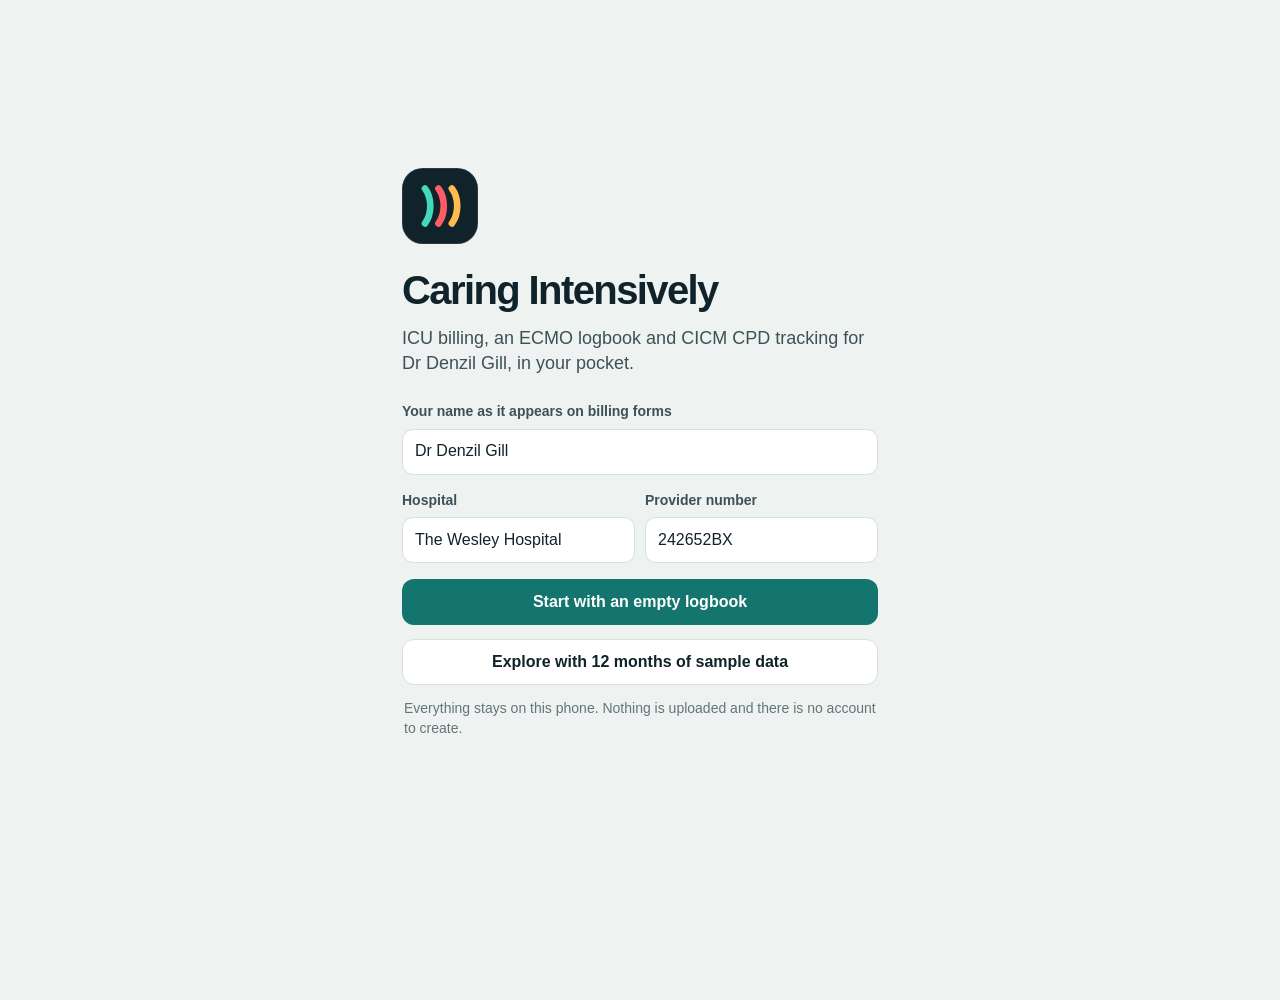
<file: docs/index.html>
<!DOCTYPE html>
<html lang="en-AU">
<head>
<meta charset="utf-8">
<meta name="viewport" content="width=device-width, initial-scale=1, viewport-fit=cover">
<meta name="theme-color" content="#10232b">
<meta name="apple-mobile-web-app-capable" content="yes">
<meta name="mobile-web-app-capable" content="yes">
<meta name="apple-mobile-web-app-status-bar-style" content="default">
<meta name="apple-mobile-web-app-title" content="Caring Intensively">
<meta name="description" content="ICU billing, ECMO logbook and CICM CPD tracker for Dr Denzil Gill">
<title>Caring Intensively</title>
<link rel="manifest" href="manifest.webmanifest">
<link rel="apple-touch-icon" href="icon-180.png">
<link rel="icon" href="data:image/svg+xml,%3Csvg xmlns='http://www.w3.org/2000/svg' viewBox='0 0 48 48'%3E%3Crect width='48' height='48' rx='13' fill='%2310232b'/%3E%3Cg fill='none' stroke-width='4.2' stroke-linecap='round'%3E%3Cpath d='M14.5 13c4.5 6 4.5 16 0 22' stroke='%2345d8bc'/%3E%3Cpath d='M23 13c4.5 6 4.5 16 0 22' stroke='%23ff5d63'/%3E%3Cpath d='M31.5 13c4.5 6 4.5 16 0 22' stroke='%23ffbb4d'/%3E%3C/g%3E%3C/svg%3E">
<style>
:root {
  --ink: #10232b;
  --ink-2: #3d5157;
  --muted: #637579;
  --paper: #eef2f1;
  --surface: #ffffff;
  --line: #d8e0de;
  --line-2: #e7ecea;
  --bill: #13756d;
  --bill-soft: #dff0ed;
  --ecmo: #c21d2f;
  --ecmo-deep: #5a1f3a;
  --ecmo-soft: #f8e3e5;
  --cpd: #a86a05;
  --cpd-soft: #f6ead3;
  --good: #1a7f5a;
  --warn: #b4541a;
  --monitor: #0f1e24;
  --m-line: #23363d;
  --m-text: #d9e6e3;
  --m-dim: #7f9599;
  --m-bill: #45d8bc;
  --m-ecmo: #ff5d63;
  --m-cpd: #ffbb4d;
  --acc: var(--bill);
  --acc-soft: var(--bill-soft);
  --radius: 14px;
  --tabh: 64px;
  --safe-b: env(safe-area-inset-bottom, 0px);
  --safe-t: env(safe-area-inset-top, 0px);
  color-scheme: light dark;
}
@media (prefers-color-scheme: dark) {
  :root {
    --ink: #e4edeb; --ink-2: #b7c6c3; --muted: #8ea2a6; --paper: #0c171b; --surface: #14242a;
    --line: #26393f; --line-2: #1d2e34;
    --bill: #3cbfae; --bill-soft: #133a37; --ecmo: #f2646d; --ecmo-soft: #3d1b22; --cpd: #e5a63c; --cpd-soft: #3a2c12;
    --good: #43c08e; --warn: #f0954f; --monitor: #08131a; --m-line: #1e3138;
  }
}
* { box-sizing: border-box; -webkit-tap-highlight-color: transparent; }
html, body { margin: 0; padding: 0; }
body {
  font-family: -apple-system, "SF Pro Text", "Segoe UI", Roboto, "Helvetica Neue", Arial, sans-serif;
  background: var(--paper); color: var(--ink); font-size: 16px; line-height: 1.4;
  font-variant-numeric: tabular-nums; -webkit-font-smoothing: antialiased;
  overscroll-behavior-y: none;
}
button, input, select, textarea { font: inherit; color: inherit; }
button { cursor: pointer; }
:focus-visible { outline: 3px solid color-mix(in srgb, var(--acc) 60%, transparent); outline-offset: 2px; }
[data-mod="bill"] { --acc: var(--bill); --acc-soft: var(--bill-soft); }
[data-mod="ecmo"] { --acc: var(--ecmo); --acc-soft: var(--ecmo-soft); }
[data-mod="cpd"] { --acc: var(--cpd); --acc-soft: var(--cpd-soft); }

.app { max-width: 640px; margin: 0 auto; min-height: 100vh; padding: calc(var(--safe-t) + 8px) 16px calc(var(--tabh) + var(--safe-b) + 28px); }
.topbar { display: flex; align-items: center; gap: 12px; padding: 8px 0 14px; }
.topbar h1 { font-size: 28px; line-height: 1.1; margin: 0; letter-spacing: -0.02em; font-weight: 700; }
.topbar .sp { flex: 1; }
.brand { display: flex; align-items: center; gap: 10px; }
.brand svg { width: 34px; height: 34px; flex: none; }
.wordmark { font-size: 26px; font-weight: 750; letter-spacing: -0.035em; }
.iconbtn { width: 42px; height: 42px; border-radius: 12px; border: 1px solid var(--line); background: var(--surface); display: grid; place-items: center; padding: 0; }
.iconbtn svg { width: 22px; height: 22px; }
.greet { margin: 2px 0 14px; }
.greet .d { color: var(--muted); font-size: 14px; }
.greet .h { font-size: 24px; font-weight: 700; letter-spacing: -0.02em; }

/* ---- Bedside-monitor dashboard panel ---- */
.monitor { background: var(--monitor); color: var(--m-text); border-radius: 18px; padding: 6px 0; margin-bottom: 18px; border: 1px solid #000; box-shadow: inset 0 0 0 1px rgba(255,255,255,.04); }
.ch { display: grid; grid-template-columns: 1fr auto; gap: 2px 12px; padding: 14px 16px 12px; border: 0; background: none; color: inherit; width: 100%; text-align: left; position: relative; }
.ch + .ch { border-top: 1px solid var(--m-line); }
.ch .lab { font-size: 13px; font-weight: 600; color: var(--c); letter-spacing: 0.01em; }
.ch .big { font-size: 46px; font-weight: 250; line-height: 1; color: var(--c); letter-spacing: -0.02em; font-family: -apple-system, "SF Pro Display", "Segoe UI", Roboto, sans-serif; }
.ch .big small { font-size: 18px; font-weight: 400; color: var(--m-dim); margin-left: 4px; letter-spacing: 0; }
.ch .unit { font-size: 13px; color: var(--m-dim); }
.ch .side { grid-row: 1 / span 3; grid-column: 2; display: flex; flex-direction: column; align-items: flex-end; justify-content: space-between; gap: 6px; }
.ch .stat { font-size: 13px; color: var(--m-text); text-align: right; }
.ch .stat b { color: var(--c); font-weight: 600; font-size: 15px; }
.ch svg.spark { width: 128px; height: 40px; display: block; }
.ch .mbar { height: 5px; background: var(--m-line); border-radius: 3px; margin-top: 8px; position: relative; grid-column: 1 / -1; }
.ch .mbar i { position: absolute; left: 0; top: 0; bottom: 0; background: var(--c); border-radius: 3px; }
.ch .mbar u { position: absolute; top: -4px; width: 2px; height: 13px; background: var(--m-text); opacity: .7; }
.ch.bill { --c: var(--m-bill); } .ch.ecmo { --c: var(--m-ecmo); } .ch.cpd { --c: var(--m-cpd); }

/* ---- Generic blocks ---- */
.sec { margin: 22px 0 10px; display: flex; align-items: baseline; gap: 10px; }
.sec h2 { font-size: 19px; margin: 0; letter-spacing: -0.01em; }
.sec .sp { flex: 1; }
.sec a, .link { color: var(--acc); font-weight: 600; font-size: 15px; text-decoration: none; background: none; border: 0; padding: 0; }
.group { background: var(--surface); border: 1px solid var(--line); border-radius: var(--radius); overflow: hidden; }
.row { display: flex; align-items: center; gap: 12px; padding: 12px 14px; min-height: 56px; width: 100%; background: none; border: 0; text-align: left; }
.row + .row { border-top: 1px solid var(--line-2); }
.row .main { flex: 1; min-width: 0; }
.row .t { font-weight: 600; white-space: nowrap; overflow: hidden; text-overflow: ellipsis; }
.row .s { color: var(--muted); font-size: 14px; white-space: nowrap; overflow: hidden; text-overflow: ellipsis; }
.row .s.wrap { white-space: normal; }
.row .end { flex: none; text-align: right; color: var(--muted); font-size: 14px; }
.row.tap:active { background: var(--line-2); }
.thumb { width: 64px; height: 44px; border-radius: 8px; background: var(--line-2); flex: none; border: 1px solid var(--line); object-fit: cover; object-position: 8% 40%; }
.dot { width: 9px; height: 9px; border-radius: 50%; display: inline-block; background: var(--line); flex: none; }
.dot.ok { background: var(--good); } .dot.warn { background: var(--warn); }
.pill { display: inline-flex; align-items: center; gap: 6px; font-size: 13px; font-weight: 600; padding: 4px 10px; border-radius: 999px; background: var(--line-2); color: var(--ink-2); white-space: nowrap; }
.pill.ok { background: color-mix(in srgb, var(--good) 14%, transparent); color: var(--good); }
.pill.warn { background: color-mix(in srgb, var(--warn) 14%, transparent); color: var(--warn); }
.pill.acc { background: var(--acc-soft); color: var(--acc); }
.codes { display: flex; flex-wrap: wrap; gap: 4px; margin-top: 4px; }
.code { font-size: 12.5px; font-weight: 600; padding: 2px 7px; border-radius: 6px; background: var(--acc-soft); color: var(--acc); }
.empty { padding: 26px 18px; text-align: center; color: var(--muted); }
.empty b { display: block; color: var(--ink); font-size: 17px; margin-bottom: 4px; }
.note { font-size: 14px; color: var(--muted); margin: 10px 2px; }
.card { background: var(--surface); border: 1px solid var(--line); border-radius: var(--radius); padding: 14px; }
.card + .card { margin-top: 12px; }
.card h3 { margin: 0 0 4px; font-size: 17px; }
.card p { margin: 0 0 10px; color: var(--muted); font-size: 14.5px; }
.banner { border-radius: var(--radius); padding: 12px 14px; margin-bottom: 14px; display: flex; gap: 12px; align-items: center; font-size: 14.5px; background: var(--surface); border: 1px dashed var(--line); }
.banner .main { flex: 1; }
.banner.demo { border: 1px solid color-mix(in srgb, var(--cpd) 45%, transparent); background: var(--cpd-soft); }

/* ---- Buttons ---- */
.btn { display: inline-flex; align-items: center; justify-content: center; gap: 8px; min-height: 46px; padding: 10px 16px; border-radius: 12px; border: 1px solid transparent; background: var(--acc); color: #fff; font-weight: 650; font-size: 16px; text-decoration: none; white-space: nowrap; }
.btn svg { width: 20px; height: 20px; }
.btn.block { width: 100%; }
.btn.ghost { background: var(--surface); color: var(--ink); border-color: var(--line); }
.btn.soft { background: var(--acc-soft); color: var(--acc); }
.btn.danger { background: transparent; color: var(--ecmo); border-color: color-mix(in srgb, var(--ecmo) 40%, transparent); }
.btn.sm { min-height: 36px; padding: 6px 12px; font-size: 14.5px; border-radius: 10px; }
.btn:disabled { opacity: .45; }
.btn:active:not(:disabled) { transform: translateY(1px); }
.actions { display: grid; grid-template-columns: repeat(3, 1fr); gap: 10px; }
.qa { display: flex; flex-direction: column; align-items: flex-start; gap: 18px; padding: 14px; border-radius: var(--radius); border: 1px solid var(--line); background: var(--surface); text-align: left; min-height: 96px; }
.qa svg { width: 26px; height: 26px; color: var(--acc); }
.qa span { font-weight: 650; font-size: 15px; line-height: 1.2; }
.btnrow { display: flex; gap: 10px; flex-wrap: wrap; }
.btnrow > .btn { flex: 1; }

/* ---- Segmented / chips ---- */
.seg { display: flex; background: var(--line-2); border-radius: 12px; padding: 3px; margin-bottom: 14px; border: 1px solid var(--line); }
.seg button { flex: 1; border: 0; background: none; padding: 9px 6px; border-radius: 9px; font-weight: 600; font-size: 14.5px; color: var(--muted); }
.seg button.on { background: var(--surface); color: var(--ink); box-shadow: 0 1px 2px rgba(0,0,0,.12); }
.chips { display: flex; flex-wrap: wrap; gap: 8px; }
.chips.scroll { flex-wrap: nowrap; overflow-x: auto; padding-bottom: 4px; margin: 0 -16px; padding-left: 16px; padding-right: 16px; scrollbar-width: none; }
.chips.scroll::-webkit-scrollbar { display: none; }
.chip { border: 1px solid var(--line); background: var(--surface); border-radius: 999px; padding: 8px 14px; font-size: 15px; font-weight: 550; white-space: nowrap; min-height: 40px; }
.chip.on { background: var(--acc); color: #fff; border-color: var(--acc); }
.chip.add { border-style: dashed; color: var(--acc); }

/* ---- Forms ---- */
.field { margin-bottom: 16px; }
.field > label, .flabel { display: block; font-size: 14px; font-weight: 650; color: var(--ink-2); margin-bottom: 7px; }
.field .hint { font-size: 13px; color: var(--muted); margin-top: 6px; }
input[type=text], input[type=email], input[type=number], input[type=date], input[type=time], input[type=search], select, textarea {
  width: 100%; min-height: 46px; padding: 10px 12px; border-radius: 11px; border: 1px solid var(--line); background: var(--surface); font-size: 16px; -webkit-appearance: none; appearance: none;
}
select { background-image: linear-gradient(45deg, transparent 50%, var(--muted) 50%), linear-gradient(135deg, var(--muted) 50%, transparent 50%); background-position: calc(100% - 18px) 50%, calc(100% - 13px) 50%; background-size: 5px 5px; background-repeat: no-repeat; padding-right: 32px; }
textarea { min-height: 84px; resize: vertical; }
input[type=date], input[type=time] { min-width: 0; }
.two { display: grid; grid-template-columns: 1fr 1fr; gap: 10px; }
.search { position: relative; margin-bottom: 12px; }
.search input { padding-left: 38px; }
.search svg { position: absolute; left: 12px; top: 13px; width: 20px; height: 20px; color: var(--muted); }
.toggle { display: flex; align-items: center; gap: 12px; padding: 10px 0; }
.toggle .main { flex: 1; }
.switch { width: 50px; height: 30px; border-radius: 999px; background: var(--line); border: 0; position: relative; flex: none; padding: 0; }
.switch::after { content: ""; position: absolute; top: 3px; left: 3px; width: 24px; height: 24px; border-radius: 50%; background: #fff; box-shadow: 0 1px 3px rgba(0,0,0,.3); transition: left .15s; }
.switch.on { background: var(--acc); }
.switch.on::after { left: 23px; }
.stepper { display: inline-flex; align-items: center; border: 1px solid var(--line); border-radius: 11px; overflow: hidden; }
.stepper button { width: 46px; height: 44px; border: 0; background: var(--surface); font-size: 22px; }
.stepper span { min-width: 46px; text-align: center; font-weight: 650; }

/* ---- Progress bars & charts ---- */
.prog { margin: 12px 0; }
.prog .top { display: flex; justify-content: space-between; gap: 10px; font-size: 14.5px; margin-bottom: 6px; }
.prog .top b { font-weight: 650; }
.prog .top span { color: var(--muted); white-space: nowrap; }
.bar { height: 8px; border-radius: 4px; background: var(--line-2); position: relative; overflow: visible; }
.bar i { position: absolute; left: 0; top: 0; bottom: 0; border-radius: 4px; background: var(--acc); }
.bar u { position: absolute; top: -4px; bottom: -4px; width: 2px; background: var(--ink); opacity: .55; }
.bigprog .num { font-size: 44px; font-weight: 250; letter-spacing: -0.02em; line-height: 1; font-family: -apple-system, "SF Pro Display", "Segoe UI", Roboto, sans-serif; }
.bigprog .num small { font-size: 18px; color: var(--muted); font-weight: 400; }
.bigprog .bar { height: 14px; border-radius: 7px; margin: 14px 0 8px; }
.bigprog .bar i { border-radius: 7px; }
.hbars .hb { display: grid; grid-template-columns: minmax(0, 1fr) auto; gap: 4px 10px; padding: 9px 0; border: 0; background: none; width: 100%; text-align: left; }
.hbars .hb + .hb { border-top: 1px solid var(--line-2); }
.hbars .hb .l { font-size: 14.5px; white-space: nowrap; overflow: hidden; text-overflow: ellipsis; }
.hbars .hb .l b { font-weight: 650; margin-right: 6px; }
.hbars .hb .v { font-size: 14.5px; font-weight: 650; }
.hbars .hb .bar { grid-column: 1 / -1; height: 6px; }
.kpis { display: grid; grid-template-columns: repeat(2, 1fr); gap: 10px; }
.kpi { background: var(--surface); border: 1px solid var(--line); border-radius: var(--radius); padding: 12px 14px; }
.kpi .v { font-size: 28px; font-weight: 300; letter-spacing: -0.02em; font-family: -apple-system, "SF Pro Display", "Segoe UI", Roboto, sans-serif; }
.kpi .k { font-size: 13.5px; color: var(--muted); }
.colchart svg { width: 100%; height: 150px; display: block; }
.colchart .cap { font-size: 13.5px; color: var(--muted); min-height: 20px; margin-top: 6px; }
.checks .ck { display: flex; align-items: center; gap: 10px; padding: 10px 0; font-size: 15px; }
.checks .ck + .ck { border-top: 1px solid var(--line-2); }
.checks .ck .main { flex: 1; }
.checks .ck .sub { color: var(--muted); font-size: 13.5px; }
.cmark { width: 24px; height: 24px; border-radius: 50%; border: 2px solid var(--line); flex: none; display: grid; place-items: center; }
.cmark.ok { border-color: var(--good); background: var(--good); color: #fff; }
.cmark svg { width: 14px; height: 14px; }

/* ---- ECMO tiles ---- */
.tiles { display: grid; grid-template-columns: repeat(2, 1fr); gap: 10px; }
.tile { background: var(--surface); border: 1px solid var(--line); border-radius: var(--radius); padding: 12px 12px 10px; text-align: left; display: flex; flex-direction: column; gap: 6px; min-height: 112px; position: relative; }
.tile:active { background: var(--acc-soft); }
.tile .nm { font-weight: 650; font-size: 15px; line-height: 1.2; padding-right: 30px; }
.tile .plus { position: absolute; right: 10px; top: 10px; width: 28px; height: 28px; border-radius: 50%; background: var(--acc); color: #fff; display: grid; place-items: center; }
.tile .plus svg { width: 16px; height: 16px; }
.tile .n { font-size: 30px; font-weight: 300; line-height: 1; margin-top: auto; font-family: -apple-system, "SF Pro Display", "Segoe UI", Roboto, sans-serif; }
.tile .n small { font-size: 14px; color: var(--muted); font-weight: 450; margin-left: 4px; }
.tile .bar { height: 5px; }

/* ---- Insights ---- */
.ins { display: flex; gap: 12px; padding: 12px 14px; align-items: flex-start; }
.ins + .ins { border-top: 1px solid var(--line-2); }
.ins .bullet { width: 8px; height: 8px; border-radius: 50%; margin-top: 7px; flex: none; background: var(--acc); }
.ins .main { flex: 1; font-size: 15px; }
.ins .main .btn { margin-top: 8px; }

/* ---- Tab bar ---- */
.tabs { position: fixed; left: 0; right: 0; bottom: 0; z-index: 20; background: color-mix(in srgb, var(--surface) 92%, transparent); backdrop-filter: blur(14px); -webkit-backdrop-filter: blur(14px); border-top: 1px solid var(--line); padding-bottom: var(--safe-b); }
.tabs .in { max-width: 640px; margin: 0 auto; display: grid; grid-template-columns: repeat(5, 1fr); height: var(--tabh); }
.tabs button { border: 0; background: none; display: flex; flex-direction: column; align-items: center; justify-content: center; gap: 3px; font-size: 11.5px; font-weight: 600; color: var(--muted); }
.tabs button svg { width: 25px; height: 25px; }
.tabs button.on { color: var(--acc); }
.tabs button .badge { position: absolute; margin-left: 22px; margin-top: -26px; min-width: 18px; height: 18px; border-radius: 9px; background: var(--ecmo); color: #fff; font-size: 11px; display: grid; place-items: center; padding: 0 5px; }

/* ---- Full-screen pages and bottom sheets ---- */
.page { position: fixed; inset: 0; z-index: 40; background: var(--paper); overflow-y: auto; -webkit-overflow-scrolling: touch; animation: pagein .22s ease-out; }
.page .in { max-width: 640px; margin: 0 auto; padding: calc(var(--safe-t) + 6px) 16px calc(var(--safe-b) + 40px); }
.page .head { position: sticky; top: 0; z-index: 3; display: flex; align-items: center; gap: 8px; padding: calc(var(--safe-t) + 6px) 8px 8px; margin: calc(-1 * (var(--safe-t) + 6px)) -16px 8px; background: color-mix(in srgb, var(--paper) 92%, transparent); backdrop-filter: blur(12px); -webkit-backdrop-filter: blur(12px); }
.page .head .ttl { flex: 1; font-weight: 700; font-size: 17px; text-align: center; white-space: nowrap; overflow: hidden; text-overflow: ellipsis; }
.page .head .back { border: 0; background: none; color: var(--acc); font-weight: 600; font-size: 16px; display: flex; align-items: center; gap: 2px; padding: 8px; min-width: 80px; }
.page .head .back svg { width: 22px; height: 22px; }
.page .head .right { min-width: 80px; display: flex; justify-content: flex-end; }
@keyframes pagein { from { transform: translateX(24px); opacity: 0; } to { transform: none; opacity: 1; } }
.scrim { position: fixed; inset: 0; z-index: 50; background: rgba(6, 16, 20, .42); animation: fade .18s ease-out; }
@keyframes fade { from { opacity: 0; } }
.sheet { position: fixed; left: 0; right: 0; bottom: 0; z-index: 51; max-height: calc(100% - var(--safe-t) - 18px); display: flex; flex-direction: column; background: var(--paper); border-radius: 20px 20px 0 0; animation: up .24s cubic-bezier(.2,.8,.2,1); max-width: 640px; margin: 0 auto; box-shadow: 0 -8px 30px rgba(0,0,0,.18); }
.sheet.tall { height: calc(100% - var(--safe-t) - 18px); }
@keyframes up { from { transform: translateY(40%); opacity: .4; } }
.sheet .sh { display: flex; align-items: center; gap: 10px; padding: 14px 16px 10px; border-bottom: 1px solid var(--line); }
.sheet .sh .ttl { flex: 1; min-width: 0; }
.sheet .sh .ttl b { display: block; font-size: 18px; white-space: nowrap; overflow: hidden; text-overflow: ellipsis; }
.sheet .sh .ttl span { display: block; font-size: 14px; color: var(--muted); white-space: nowrap; overflow: hidden; text-overflow: ellipsis; }
.sheet .sb { flex: 1; overflow-y: auto; padding: 14px 16px 20px; -webkit-overflow-scrolling: touch; }
.sheet .sf { padding: 10px 16px calc(var(--safe-b) + 12px); border-top: 1px solid var(--line); background: var(--surface); }
.sheet .sf .sum { font-size: 13.5px; color: var(--muted); margin-bottom: 8px; display: flex; flex-wrap: wrap; gap: 4px; align-items: center; }
.xbtn { width: 36px; height: 36px; border-radius: 50%; border: 0; background: var(--line-2); display: grid; place-items: center; padding: 0; flex: none; }
.xbtn svg { width: 18px; height: 18px; }
@media (prefers-reduced-motion: reduce) { .page, .sheet, .scrim { animation: none; } }

/* ---- Billing item picker ---- */
.daynav { display: flex; align-items: center; gap: 8px; margin-bottom: 12px; }
.daynav input { flex: 1; text-align: center; font-weight: 650; }
.daynav .iconbtn { flex: none; }
.freq { display: grid; grid-template-columns: repeat(2, 1fr); gap: 8px; margin-bottom: 16px; }
.fq { border: 1px solid var(--line); background: var(--surface); border-radius: 12px; padding: 9px 11px; text-align: left; min-height: 58px; display: flex; flex-direction: column; justify-content: center; }
.fq b { font-size: 16px; }
.fq span { font-size: 12.5px; color: var(--muted); line-height: 1.25; display: -webkit-box; -webkit-line-clamp: 2; -webkit-box-orient: vertical; overflow: hidden; }
.fq.on { background: var(--acc); border-color: var(--acc); color: #fff; }
.fq.on span { color: rgba(255,255,255,.85); }
.items .ih { font-size: 13.5px; font-weight: 700; color: var(--muted); margin: 18px 2px 8px; }
.item { display: flex; align-items: center; gap: 10px; padding: 8px 6px 8px 12px; min-height: 54px; background: var(--surface); }
.item + .item { border-top: 1px solid var(--line-2); }
.item .ck { width: 26px; height: 26px; border-radius: 8px; border: 2px solid var(--line); flex: none; display: grid; place-items: center; background: none; padding: 0; }
.item.on .ck { background: var(--acc); border-color: var(--acc); color: #fff; }
.item .ck svg { width: 16px; height: 16px; }
.item .tx { flex: 1; min-width: 0; text-align: left; border: 0; background: none; padding: 0; }
.item .tx b { font-size: 15.5px; margin-right: 6px; }
.item .tx span { font-size: 14.5px; }
.item .tx em { display: block; font-style: normal; font-size: 12.5px; color: var(--muted); }
.item .info { width: 40px; height: 40px; border: 0; background: none; color: var(--muted); display: grid; place-items: center; flex: none; padding: 0; }
.item .info svg { width: 22px; height: 22px; }
.suggest { border: 1px dashed color-mix(in srgb, var(--acc) 55%, transparent); background: var(--acc-soft); border-radius: 12px; padding: 12px; margin-bottom: 14px; display: flex; gap: 10px; align-items: center; }
.suggest .main { flex: 1; font-size: 14.5px; }
.warnbox { border-radius: 12px; padding: 10px 12px; background: color-mix(in srgb, var(--warn) 12%, transparent); color: var(--warn); font-size: 14px; margin-bottom: 10px; }
.warnbox div + div { margin-top: 4px; }
.panel { background: var(--surface); border: 1px solid var(--line); border-radius: 12px; padding: 12px; margin: 12px 0; }
.panel .flabel { margin-bottom: 8px; }

/* ---- Patient page ---- */
.photo { width: 100%; aspect-ratio: 16 / 7; border-radius: var(--radius); background: var(--line-2) center/contain no-repeat; border: 1px solid var(--line); display: block; object-fit: contain; background-color: #fff; }
.photo.none { display: grid; place-items: center; color: var(--muted); font-size: 14.5px; }
.facts { display: grid; grid-template-columns: 1fr 1fr; gap: 1px; background: var(--line-2); border: 1px solid var(--line); border-radius: var(--radius); overflow: hidden; margin: 12px 0; }
.facts div { background: var(--surface); padding: 10px 12px; min-width: 0; }
.facts div.wide { grid-column: 1 / -1; }
.facts small { display: block; font-size: 12.5px; color: var(--muted); font-weight: 600; }
.facts span { display: block; font-weight: 550; overflow: hidden; text-overflow: ellipsis; }
.viewer { position: fixed; inset: 0; z-index: 70; background: #000; display: flex; align-items: center; justify-content: center; overflow: auto; touch-action: pinch-zoom; }
.viewer img { max-width: 100%; max-height: 100%; }
.viewer .xbtn { position: fixed; top: calc(var(--safe-t) + 12px); right: 14px; background: rgba(255,255,255,.85); }

/* ---- Report preview ---- */
.pv-pages { display: flex; flex-direction: column; gap: 14px; margin-top: 14px; }
.pv-pages canvas { width: 100%; height: auto; border-radius: 6px; box-shadow: 0 2px 12px rgba(0,0,0,.18); background: #fff; display: block; }
.sendbox { background: var(--surface); border: 1px solid var(--line); border-radius: var(--radius); padding: 14px; }

/* ---- Toast ---- */
.toast { position: fixed; left: 50%; transform: translateX(-50%); bottom: calc(var(--tabh) + var(--safe-b) + 14px); z-index: 90; background: var(--ink); color: var(--paper); padding: 12px 14px 12px 16px; border-radius: 14px; display: flex; gap: 14px; align-items: center; font-size: 15px; max-width: calc(100% - 28px); width: max-content; box-shadow: 0 8px 24px rgba(0,0,0,.25); animation: up .2s ease-out; }
.toast button { background: none; border: 0; color: var(--m-bill); font-weight: 700; padding: 4px; }

/* ---- Welcome ---- */
.welcome { min-height: 100vh; display: flex; flex-direction: column; justify-content: center; padding: calc(var(--safe-t) + 30px) 22px calc(var(--safe-b) + 30px); max-width: 520px; margin: 0 auto; }
.welcome .mark { width: 76px; height: 76px; margin-bottom: 18px; }
.welcome h1 { font-size: 40px; margin: 0; letter-spacing: -0.04em; }
.welcome p.lead { font-size: 18px; color: var(--ink-2); margin: 8px 0 26px; }
.hide { display: none !important; }
.mt { margin-top: 14px; } .mt2 { margin-top: 24px; }
.muted { color: var(--muted); }
.small { font-size: 14px; }
.right { text-align: right; }
.cap-list { list-style: none; padding: 0; margin: 0; }
.cap-list li { padding: 6px 0 6px 18px; position: relative; font-size: 14.5px; }
.cap-list li::before { content: ""; position: absolute; left: 2px; top: 13px; width: 6px; height: 6px; border-radius: 50%; background: var(--acc); }

/* ---- Label reading and locations ---- */
input.auto { background: var(--acc-soft); border-color: color-mix(in srgb, var(--acc) 45%, transparent); }
.ocrbox { display: flex; gap: 12px; align-items: flex-start; border-radius: 12px; padding: 12px; background: var(--surface); border: 1px solid var(--line); font-size: 14.5px; }
.ocrbox.ok { background: var(--acc-soft); border-color: color-mix(in srgb, var(--acc) 35%, transparent); }
.ocrbox.warn { background: color-mix(in srgb, var(--warn) 10%, var(--surface)); border-color: color-mix(in srgb, var(--warn) 35%, transparent); }
.ocrbox .main { flex: 1; min-width: 0; }
.ocrbox details { margin-top: 8px; }
.ocrbox summary { cursor: pointer; font-weight: 600; color: var(--acc); }
.ocrline { display: flex; align-items: center; gap: 6px; padding: 6px 0; border-top: 1px solid var(--line-2); }
.ocrline span { flex: 1; min-width: 0; font-family: ui-monospace, Menlo, monospace; font-size: 13px; overflow-wrap: anywhere; }
.ocrline .chip { min-height: 32px; padding: 4px 10px; font-size: 13px; }
.spin { width: 22px; height: 22px; border-radius: 50%; border: 3px solid var(--line); border-top-color: var(--acc); animation: spin .8s linear infinite; flex: none; margin-top: 1px; }
@keyframes spin { to { transform: rotate(360deg); } }
@media (prefers-reduced-motion: reduce) { .spin { animation-duration: 2.5s; } }
.locline { display: flex; align-items: center; gap: 12px; background: var(--surface); border: 1px solid var(--line); border-radius: 12px; padding: 10px 12px; margin-bottom: 12px; font-size: 15px; }
.locline .main { flex: 1; min-width: 0; }

.estbill { padding: 0 0 14px; margin-bottom: 14px; border-bottom: 1px solid var(--line-2); }
.estbill .v { font-size: 34px; font-weight: 300; letter-spacing: -0.02em; line-height: 1.15; font-family: -apple-system, "SF Pro Display", "Segoe UI", Roboto, sans-serif; }

.vh { position: absolute !important; width: 1px; height: 1px; opacity: 0; overflow: hidden; pointer-events: none; left: -100px; }
</style>
</head>
<body>
<main id="app" class="app"></main>
<nav id="tabs" class="tabs hide" aria-label="Sections"><div class="in"></div></nav>
<input type="file" id="camIn" accept="image/*" capture="environment" class="vh" tabindex="-1" aria-hidden="true">
<input type="file" id="libIn" accept="image/*" class="vh" tabindex="-1" aria-hidden="true">
<input type="file" id="jsonIn" accept="application/json,.json" class="vh" tabindex="-1" aria-hidden="true">
<script>
/* ===== Caring Intensively: reference data ===== */

const SECTIONS = [
  { id: 'icu', name: 'ICU management' },
  { id: 'proc', name: 'Lines, support and infusions' },
  { id: 'cons', name: 'Consults and procedures' },
  { id: 'anaes', name: 'Anaesthesia and modifiers' },
  { id: 'extra', name: 'Other items' }
];

/* [code, section, label as printed on the Wesley form, flags]
   flags: next = the subsequent-day item for a day-1 item
          daily = usually continues day to day
          timed = note start/finish times
          anaes = anaesthesia initiation item (time + ASA modifiers apply)
          hint  = small print on the paper form */
const FORM_ITEMS = [
  ['13870', 'icu', 'Day 1 management, in ICU by ICU specialist', { next: '13873' }],
  ['13873', 'icu', 'Subsequent management in ICU by ICU specialist', { daily: 1 }],
  ['13881', 'icu', 'Day 1 intubation & management of ventilation in ICU', { next: '13882' }],
  ['13882', 'icu', 'Subsequent management of ventilation in ICU (incl NIV)', { daily: 1 }],
  ['13876A', 'icu', 'Haemodynamic monitoring (arterial)', { daily: 1, hint: 'once per calendar day' }],
  ['13876C', 'icu', 'Haemodynamic monitoring (CVP)', { daily: 1, hint: 'once per calendar day' }],
  ['13876P', 'icu', 'Haemodynamic monitoring (PAP, PAWP)', { daily: 1, hint: 'once per calendar day' }],
  ['13876R', 'icu', 'Haemodynamic monitoring (right atrium/ventricle)', { daily: 1, hint: 'once per calendar day' }],
  ['13857', 'icu', 'Intubation and ventilation outside an ICU by ICU staff', {}],
  ['13706', 'proc', 'Blood/bone marrow transfusion', {}],
  ['13815', 'proc', 'Insertion of central venous catheter', { hint: 'percutaneous or open exposure' }],
  ['13842', 'proc', 'Insertion of an arterial line', {}],
  ['13818', 'proc', 'Insertion of pulmonary artery catheter (right heart BC)', {}],
  ['13848', 'proc', 'Management of IABP', { daily: 1 }],
  ['13885', 'proc', 'Day 1 management and insertion of CVVHD', { next: '13888' }],
  ['13888', 'proc', 'Subsequent management of CVVHD', { daily: 1 }],
  ['18216', 'proc', 'Commencement/initial injection of epidural', { hint: 'incl up to 1hr cont. attendance', next: '18225' }],
  ['18225', 'proc', 'Subsequent daily maintenance/revision of epidural etc infusion', { hint: '> 15 min cont. attendance', daily: 1 }],
  ['104', 'cons', 'Professional initial attendance by specialist', { next: '105' }],
  ['105', 'cons', 'Professional subsequent attendance by specialist', {}],
  ['160', 'cons', 'Initial consult by a specialist – outside ICU/MET (60 min)', { timed: 1, hint: 'note times' }],
  ['13899', 'cons', 'Ward consult for critically ill patient not for ICU admission (60 min)', { timed: 1 }],
  ['13400', 'cons', 'Cardioversion', { hint: 'restoration of cardiac rhythm' }],
  ['38828', 'cons', 'Insertion of intercostal drain/pleurocentesis', {}],
  ['39000', 'cons', 'Lumbar puncture', { timed: 1, hint: 'note times' }],
  ['41880', 'cons', 'Tracheostomy', { timed: 1, hint: 'percutaneous technique (note times)' }],
  ['38419', 'cons', 'Bronchoscopy', { timed: 1, hint: 'as an independent procedure (note times)' }],
  ['13830', 'cons', 'Management of ICP monitor', { daily: 1 }],
  ['13839', 'cons', 'Arterial puncture for diagnostic purposes', {}],
  ['13851', 'cons', 'Ventricular assist device – first day management', { next: '13854' }],
  ['13854', 'cons', 'Ventricular assist device – subsequent daily management', { daily: 1 }],
  ['38256', 'cons', 'Insertion of transvenous pacemaker', { timed: 1, hint: 'note times' }],
  ['17610', 'anaes', 'Pre-operative pre-anaesthesia assessment', {}],
  ['20745', 'anaes', 'Initiation of anaesthesia for upper GI endoscopy', { anaes: 1 }],
  ['20320', 'anaes', 'Initiation of anaesthesia for tracheostomy', { anaes: 1 }],
  ['20520', 'anaes', 'Initiation of anaesthesia for bronchoscopy', { anaes: 1 }],
  ['21936', 'anaes', 'Initiation of anaesthesia for TOE', { anaes: 1 }],
  ['20410', 'anaes', 'Initiation of anaesthesia for cardioversion', { anaes: 1 }],
  ['21922', 'anaes', 'Initiation of anaesthesia for CT/MRI/angiography', { anaes: 1 }],
  ['25014', 'anaes', 'Age modifier: > 75 years of age', {}],
  ['25020', 'anaes', 'Immediate treatment – significant threat to life/body part', { hint: 'clash 25025' }],
  ['25025', 'anaes', 'Time modifier: weekend/public holiday/after hours (20h00 – 08h00)', {}]
];

/* Anaesthesia time bands and ASA modifiers, as printed at the foot of the form */
const TIME_BANDS = [
  { min: 16, max: 30, code: '23025' },
  { min: 31, max: 45, code: '23035' },
  { min: 46, max: 60, code: '23045' },
  { min: 61, max: 75, code: '23055' },
  { min: 76, max: 90, code: '23065' }
];
const ASA_CODES = { '3': '25000', '4': '25005', '5': '25010' };

/* Items not printed on the Wesley form but useful to have (shown under "Other items") */
const EXTRA_ITEMS = [
  ['13840', 'extra', 'ECMO: peripheral cannulation for VV ECMO', {}],
  ['13837', 'extra', 'ECMO: VV ECMO management, first day', { next: '13838' }],
  ['13838', 'extra', 'ECMO: VV ECMO management, each later day', { daily: 1 }],
  ['13832', 'extra', 'ECMO: peripheral cannulation for VA ECMO', {}],
  ['13834', 'extra', 'ECMO: VA ECMO management, first day', { next: '13835' }],
  ['13835', 'extra', 'ECMO: VA ECMO management, each later day', { daily: 1 }],
  ['38800', 'extra', 'Pleural aspiration, diagnostic', {}],
  ['38803', 'extra', 'Pleural aspiration with therapeutic drainage', {}],
  ['18222', 'extra', 'Regional catheter subsequent injection/revision (15 min or less)', {}],
  ['20740', 'extra', 'Anaesthesia for upper GI endoscopic procedures (routine)', { anaes: 1 }]
];

/* Same-day combinations to flag (from MBS explanatory notes TN.1.9 to TN.1.11, TN.10.3) */
const SAME_DAY_CLASHES = [
  ['13870', '13873', 'Day 1 and subsequent ICU management on the same day'],
  ['13885', '13888', 'First-day and later-day haemofiltration on the same day'],
  ['13851', '13854', 'First-day and later-day VAD management on the same day'],
  ['13837', '13838', 'First-day and later-day VV ECMO management on the same day'],
  ['13834', '13835', 'First-day and later-day VA ECMO management on the same day'],
  ['13899', '13870', '13899 (goals of care) can\u2019t be claimed with 13870 on the same day'],
  ['13899', '13873', '13899 (goals of care) can\u2019t be claimed with 13873 on the same day'],
  ['13839', '13870', '13839 isn\u2019t payable on the same day as 13870 (arterial sampling is included)'],
  ['13839', '13873', '13839 isn\u2019t payable on the same day as 13873 (arterial sampling is included)'],
  ['104', '13870', '104 alongside your own 13870: the ICU fee covers your ICU attendances'],
  ['104', '13873', '104 alongside your own 13873: the ICU fee covers your ICU attendances'],
  ['105', '13870', '105 alongside your own 13870: the ICU fee covers your ICU attendances'],
  ['105', '13873', '105 alongside your own 13873: the ICU fee covers your ICU attendances'],
  ['104', '105', 'Initial and subsequent attendance on the same day'],
  ['25020', '25025', '25020 and 25025 can\u2019t be claimed together'],
  ['38800', '38803', '38800 and 38803 can\u2019t be claimed together']
];

/* Criteria text is merged in at build time from mbs_criteria.json */
const MBS_CRITERIA = {"13870": {"title": "ICU management by specialist – first day", "criteria": "Management of a patient in an ICU by a specialist or consultant physician on the first day of the ICU admission. It is a global daily fee that covers all ICU attendances (including by support medical staff), ECG monitoring, arterial sampling and bladder catheterisation on that day.", "rules": ["Must be provided by a specialist/consultant physician who is immediately available and exclusively rostered for intensive care (TN.1.11)", "'Immediately available' = predominantly present in the ICU during normal hours (absences up to about 2 h allowed if cover is in place); after hours, immediately contactable and able to return within a reasonable time. 'Exclusively rostered' = sole clinical commitment is intensive care (TN.1.9)", "Unit must meet the MBS ICU definition: can ventilate >24 h and do invasive cardiovascular monitoring; intensivist exclusively rostered in normal hours; doctor in hospital and immediately available 24/7; RN at least 18 h/day; defined admission/discharge policies (TN.1.9)", "Once per calendar day per patient, however many intensivists are involved; itemise by calendar day, not 24-h period (TN.1.9, TN.1.11)", "Do not bill for very short stays (about <2 h) with minimal ICU management (TN.1.11)", "Post-operative ICU admission is payable only where there is clear clinical justification for intensive care (TN.1.9)", "Not claimable with 13899 on the same day (TN.1.11)", "13839 (arterial puncture) is not payable in addition on the same day (TN.1.10)", "ECG monitoring, arterial sampling and bladder catheterisation are included – do not bill them separately", "Other specialists asked to attend (not managing the ICU care) can claim their own attendance items; endorse their account to show the consultation was not part of ICU management (TN.1.9)", "Patient moved between ICUs: the two units sort out billing between themselves (TN.1.11)"], "fee": 433.45, "verified": true, "source": "https://www9.health.gov.au/mbs/fullDisplay.cfm?type=item&q=13870&qt=item"}, "13873": {"title": "ICU management by specialist – each subsequent day", "criteria": "Management of a patient in an ICU by a specialist or consultant physician on each day after the first. It is a global daily fee that covers all ICU attendances, ECG monitoring, arterial sampling and bladder catheterisation on that day.", "rules": ["Must be provided by a specialist who is immediately available and exclusively rostered for intensive care (TN.1.11; definitions in TN.1.9)", "Once per calendar day per patient, however many intensivists are involved; itemise by calendar day (TN.1.9, TN.1.11)", "Not claimable with 13899 on the same day (TN.1.11)", "13839 is not payable in addition on the same day (TN.1.10)", "Do not bill for very short stays (about <2 h) with minimal ICU management (TN.1.11)", "Unit must meet the TN.1.9 ICU definition; for NICU, the baby must meet the TN.1.9 admission criteria", "Non-managing specialists asked to attend can claim separately, with the account endorsed (TN.1.9)"], "fee": 321.45, "verified": true, "source": "https://www9.health.gov.au/mbs/fullDisplay.cfm?type=item&q=13873&qt=item"}, "13881": {"title": "Airway access + start of ventilation in ICU", "criteria": "Establishing airway access and starting mechanical ventilation in an ICU, by a specialist or consultant physician, so the patient can go on to ongoing ventilatory support. It must not be associated with any anaesthetic service. It covers only establishing the airway and starting ventilation; ongoing ventilator management is 13882.", "rules": ["FORM LABEL NOTE: the MBS wording does not say 'day 1' and does not include ventilation management – it covers the intubation/initiation event in ICU", "Not payable if associated with any anaesthetic service (descriptor)", "Patient must be in an ICU that meets the TN.1.9 definition; TN.1.9's once-per-day rule for ICU management items applies", "The item page states no other frequency limit or co-claiming exclusion", "Intubation outside the ICU for later ICU ventilation is 13857"], "fee": 175.25, "verified": true, "source": "https://www9.health.gov.au/mbs/fullDisplay.cfm?type=item&q=13881&qt=item"}, "13882": {"title": "Ventilatory support management in ICU – each day", "criteria": "Daily management of ventilatory support in an ICU by a specialist or consultant physician who is immediately available and exclusively rostered for intensive care. Covers invasive ventilation, and covers NIV only where the only alternative to NIV would be invasive ventilation.", "rules": ["Descriptor says 'each day'. FORM LABEL NOTE: 'subsequent' is not in the MBS wording, so day 1 appears claimable too (e.g. alongside 13881) – this reading of the descriptor is an interpretation", "NIV qualifies only where invasive ventilation would be the only alternative", "Requires an immediately available, exclusively rostered ICU specialist (descriptor, TN.1.11)", "Once per day per patient, however many intensivists are involved (TN.1.9)", "NICU: baby must meet the TN.1.9 admission criteria"], "fee": 137.95, "verified": true, "source": "https://www9.health.gov.au/mbs/fullDisplay.cfm?type=item&q=13882&qt=item"}, "13876": {"title": "Continuous pressure monitoring in ICU (per pressure type)", "criteria": "Continuous monitoring through an indwelling catheter in an ICU of central venous, pulmonary arterial, systemic arterial or cardiac intracavity pressure. Must be managed by a specialist/consultant physician who is immediately available and exclusively rostered for intensive care. Claimed once for each type of pressure per calendar day, up to 4 pressures.", "rules": ["Once per pressure type per calendar day, maximum 4 pressures per patient per day, however many practitioners are involved (descriptor, TN.1.11)", "The four MBS pressure types are CVP, pulmonary arterial pressure, systemic arterial pressure and cardiac intracavity pressure", "Must be in an ICU that meets TN.1.9, with an exclusively rostered ICU specialist", "Pressure monitoring outside the ICU by practitioners not associated with the ICU is item 11600, not 13876 (TN.1.11)", "The MBS has no letter suffixes. A/C/P/R on the form are the practice's own shorthand; on the Medicare claim, each pressure is a separate line of item 13876", "Billing more than one 13876 line on the same day will usually need Medicare's 'not duplicate service' override plus a note naming the pressure. This is general Medicare claiming practice, not an MBS note – confirm with the claiming software"], "fee": 92.05, "verified": true, "source": "https://www9.health.gov.au/mbs/fullDisplay.cfm?type=item&q=13876&qt=item"}, "13876A": {"title": "13876 – systemic arterial pressure (practice code A)", "criteria": "Practice shorthand for item 13876 claimed for continuous monitoring of systemic arterial pressure through an indwelling arterial line in ICU. 'A' is not an MBS suffix; claim it as 13876. All 13876 criteria apply.", "rules": ["Counts as 1 of the maximum 4 pressure types per calendar day", "Requires an exclusively rostered ICU specialist and an ICU that meets TN.1.9", "Arterial line insertion is a separate item (13842)"], "fee": 92.05, "verified": true, "source": "https://www9.health.gov.au/mbs/fullDisplay.cfm?type=item&q=13876&qt=item"}, "13876C": {"title": "13876 – central venous pressure (practice code C)", "criteria": "Practice shorthand for item 13876 claimed for continuous CVP monitoring through an indwelling central venous catheter in ICU. 'C' is not an MBS suffix; claim it as 13876. All 13876 criteria apply.", "rules": ["Counts as 1 of the maximum 4 pressure types per calendar day", "Requires an exclusively rostered ICU specialist and an ICU that meets TN.1.9", "CVC insertion is a separate item (13815)"], "fee": 92.05, "verified": true, "source": "https://www9.health.gov.au/mbs/fullDisplay.cfm?type=item&q=13876&qt=item"}, "13876P": {"title": "13876 – pulmonary arterial pressure (practice code P)", "criteria": "Practice shorthand for item 13876 claimed for continuous pulmonary arterial pressure monitoring through a PA catheter in ICU. 'P' is not an MBS suffix; claim it as 13876. All 13876 criteria apply.", "rules": ["Counts as 1 of the maximum 4 pressure types per calendar day", "PAWP is not listed as a separate MBS pressure type – it is measured through the same PA catheter (interpretation)", "PA catheter insertion, including wedge pressure and cardiac output measurement, is item 13818"], "fee": 92.05, "verified": true, "source": "https://www9.health.gov.au/mbs/fullDisplay.cfm?type=item&q=13876&qt=item"}, "13876R": {"title": "13876 – cardiac intracavity pressure (practice code R)", "criteria": "Practice shorthand for item 13876 claimed for continuous monitoring of a cardiac intracavity pressure (e.g. right atrial/right ventricular, or a left atrial line) in ICU. 'R' is not an MBS suffix; claim it as 13876. All 13876 criteria apply.", "rules": ["Counts as 1 of the maximum 4 pressure types per calendar day", "Caution: right atrial pressure read through the same CVC used for CVP is likely to be treated as the same pressure, so claiming both C and R from one catheter risks a duplicate claim (interpretation – not stated in MBS)", "Use only where a genuinely separate intracavity pressure is being continuously monitored"], "fee": 92.05, "verified": true, "source": "https://www9.health.gov.au/mbs/fullDisplay.cfm?type=item&q=13876&qt=item"}, "13857": {"title": "Airway + ventilation started outside ICU for ICU care", "criteria": "Establishing airway access and starting mechanical ventilation outside an ICU (e.g. ED, ward, MET call) so the patient can receive ventilatory support in an ICU. The descriptor does not limit who may perform it.", "rules": ["Not payable when started in the context of an anaesthetic for surgery, even if the patient will be ventilated in ICU afterwards – use the anaesthetic items instead (TN.1.10)", "No frequency limit is stated", "The in-ICU equivalent is 13881"], "fee": 175.25, "verified": true, "source": "https://www9.health.gov.au/mbs/fullDisplay.cfm?type=item&q=13857&qt=item"}, "13706": {"title": "Transfusion of blood or bone marrow already collected", "criteria": "Transfusion of blood or bone marrow that has already been collected. Per TN.1.7 this includes blood, platelets, white cells, bone marrow or gamma globulin.", "rules": ["Not payable when gamma globulin is given intramuscularly (TN.1.7)", "The item page states no frequency limit or co-claiming exclusion", "Descriptor last updated 1 Mar 2026"], "fee": 99.75, "verified": true, "source": "https://www9.health.gov.au/mbs/fullDisplay.cfm?type=item&q=13706&qt=item"}, "13815": {"title": "Central vein catheterisation (incl. US guidance)", "criteria": "Insertion of a central venous catheter by a percutaneous or open approach, including ultrasound guidance where clinically appropriate. A PICC qualifies only if its tip sits in a central vein (TN.1.6).", "rules": ["No separate ultrasound item is claimable (TN.1.10)", "Not for a service covered by item 13318 (descriptor)", "PICC tip must be in a central vein, not a peripheral vein (TN.1.6)", "No frequency limit is stated", "When a CVC is inserted as part of an anaesthetic, the RVG item 22020 is the listed equivalent (TN.10.1)"], "fee": 136.05, "verified": true, "source": "https://www9.health.gov.au/mbs/fullDisplay.cfm?type=item&q=13815&qt=item"}, "13842": {"title": "Intra-arterial cannulation (incl. US guidance)", "criteria": "Arterial cannulation, including ultrasound guidance where clinically appropriate, for intra-arterial pressure monitoring and/or arterial blood sampling.", "rules": ["No separate ultrasound item is claimable (TN.1.10)", "If done outside an ICU (e.g. with an anaesthetic), it is payable on top of 13870/13873 on the same day; endorse the account 'performed outside of an Intensive Care Unit' (TN.1.10)", "TN.1.10 does not say whether insertion inside the ICU is payable with 13870/13873 (those items include arterial sampling) – check with askMBS before relying on it"], "fee": 111.95, "verified": true, "source": "https://www9.health.gov.au/mbs/fullDisplay.cfm?type=item&q=13842&qt=item"}, "13818": {"title": "Right heart (PA) balloon catheter insertion", "criteria": "Insertion of a right heart balloon flotation (pulmonary artery) catheter, including pulmonary wedge pressure and cardiac output measurement.", "rules": ["Once per day, unless a second discrete operation is performed that day (TN.1.10)", "Ongoing PA pressure monitoring in ICU is billed under 13876 (pulmonary arterial pressure)"], "fee": 136.1, "verified": true, "source": "https://www9.health.gov.au/mbs/fullDisplay.cfm?type=item&q=13818&qt=item"}, "13848": {"title": "IABP counterpulsation management – each day", "criteria": "Daily management of intra-aortic balloon counterpulsation, including associated consultations and full haemodynamic assessment and management on several occasions during the day.", "rules": ["Claimable each day, including the first day (the separate first-day item 13847 was deleted in March 2020)", "Balloon insertion is not included – it is item 38609 (TN.1.10)", "No co-claiming restriction is stated"], "fee": 186.85, "verified": true, "source": "https://www9.health.gov.au/mbs/fullDisplay.cfm?type=item&q=13848&qt=item"}, "13885": {"title": "CVVH/CAVH management in ICU – first day", "criteria": "Management of continuous arteriovenous or venovenous haemofiltration in an ICU on the first day, by a specialist/consultant physician who is immediately available and exclusively rostered for intensive care.", "rules": ["FORM LABEL NOTE: this item covers management only and does not mention inserting the dialysis catheter. Vascular access would be billed under a separate item (e.g. 13815) – interpretation", "The MBS wording is 'haemofiltration'. CVVHD/CVVHDF are commonly billed under this item, but the descriptor does not name them (interpretation)", "Requires an exclusively rostered, immediately available ICU specialist (descriptor, TN.1.11)", "Once per day per patient (TN.1.9)"], "fee": 183.9, "verified": true, "source": "https://www9.health.gov.au/mbs/fullDisplay.cfm?type=item&q=13885&qt=item"}, "13888": {"title": "CVVH/CAVH management in ICU – each subsequent day", "criteria": "Management of continuous arteriovenous or venovenous haemofiltration in an ICU on each day after the first, by a specialist/consultant physician who is immediately available and exclusively rostered for intensive care.", "rules": ["Each day after the first day of haemofiltration management (descriptor)", "Requires an exclusively rostered ICU specialist (TN.1.11)", "Once per day per patient (TN.1.9)", "Patient must be in an ICU that meets TN.1.9"], "fee": 92.05, "verified": true, "source": "https://www9.health.gov.au/mbs/fullDisplay.cfm?type=item&q=13888&qt=item"}, "18216": {"title": "Epidural/intrathecal/CSE infusion – initial injection", "criteria": "Initial injection or start of an intrathecal, combined spinal-epidural or epidural infusion of a therapeutic substance, including up to 1 hour of continuous attendance by the practitioner.", "rules": ["Group T7 (regional blocks): used for pain or labour not associated with an operation, including labour epidurals. For >1 h of continuous attendance use 18219; after-hours labour equivalents are 18226/18227 (TN.10.7)", "Only one attendance: not claimable for a further attendance just to optimise (extend or improve) an existing block (TN.10.7)", "If the anaesthetist inserts it with anaesthesia and surgery for post-op pain, use RVG item 22031 instead", "Subsequent top-ups/revisions: 18222 (≤15 min attendance) or 18225 (>15 min)"], "fee": 227.3, "verified": true, "source": "https://www9.health.gov.au/mbs/fullDisplay.cfm?type=item&q=18216&qt=item"}, "18225": {"title": "Regional catheter – subsequent injection/revision >15 min", "criteria": "A subsequent injection into, or revision of, a continuous catheter infusion of a therapeutic substance (not contrast) used to maintain regional anaesthesia or analgesia (e.g. an epidural), where the practitioner is in continuous attendance for more than 15 minutes.", "rules": ["FORM LABEL NOTE: not a 'daily maintenance' item – it is billed per subsequent injection/revision with >15 min of continuous attendance; ≤15 min is 18222", "Not payable to the operating surgeon in the post-op period, which counts as routine aftercare (TN.7.2)", "No daily frequency limit is stated on the item page"], "fee": 59.85, "verified": true, "source": "https://www9.health.gov.au/mbs/fullDisplay.cfm?type=item&q=18225&qt=item"}, "104": {"title": "Specialist initial attendance (referred)", "criteria": "Initial attendance in a single course of treatment by a specialist practising in their specialty, at consulting rooms or in hospital, after the patient has been referred.", "rules": ["Valid referral required", "Not with items 106, 109, 125 or 16401 (descriptor)", "An intensivist billing 13870/13873 for the patient that day should not also bill 104 – the ICU fee covers all ICU attendances by the ICU specialist (TN.1.11; interpretation)", "A specialist asked to see an ICU patient who is not managing the ICU care may claim; endorse the account as not part of ICU management (TN.1.9)", "Several attendances on one day are payable only if each is not a continuation of the last and there is a reasonable gap; record the times (AN.0.7)", "Video equivalent is 91822 (AN.40.1)"], "fee": 103.95, "verified": true, "source": "https://www9.health.gov.au/mbs/fullDisplay.cfm?type=item&q=104&qt=item"}, "105": {"title": "Specialist subsequent attendance (referred)", "criteria": "Any attendance after the initial one in a single course of treatment by a specialist practising in their specialty, at consulting rooms or in hospital, following referral.", "rules": ["Not with items 126 or 16404 (descriptor)", "Not payable for the same practitioner, patient and day as a Group T8 operation with a schedule fee above about $350 (AN.0.70 cites $349.95; AN.3.1 cites $359.05)", "Same ICU interaction as 104: not alongside the managing intensivist's own 13870/13873 (interpretation of TN.1.11)", "Multiple same-day attendances: AN.0.7 applies (not a continuation, reasonable gap, times recorded)", "Telehealth equivalents: video 91823, phone 91833"], "fee": 52.25, "verified": true, "source": "https://www9.health.gov.au/mbs/fullDisplay.cfm?type=item&q=105&qt=item"}, "160": {"title": "Prolonged attendance – imminent danger of death, 1–2 h", "criteria": "Attendance by a GP, specialist or consultant physician on a patient in imminent danger of death, totalling at least 1 hour but less than 2 hours, where no other item applies.", "rules": ["FORM LABEL NOTE: this is not an 'initial consult' item – it needs a patient in imminent danger of death and at least 60 min of total attendance", "Attendance need not be continuous; the total time counts (AN.0.27)", "Each practitioner attending at the same time may claim (AN.0.27)", "Only where no other item applies (descriptor), so likely not for ICU patients whose care that day is billed by the same intensivist under 13870/13873 (interpretation)", "Longer time bands: 161 (2–3 h), 162 (3–4 h), 163 (4–5 h), 164 (≥5 h)"], "fee": 265.15, "verified": true, "source": "https://www9.health.gov.au/mbs/fullDisplay.cfm?type=item&q=160&qt=item"}, "13899": {"title": "Goals of care outside ICU by intensivist (≥60 min)", "criteria": "At least 60 minutes spent preparing goals of care, outside an ICU, for a gravely ill patient who has no current goals of care, by an intensive care specialist who takes overall responsibility for preparing them. It requires a comprehensive evaluation, a capacity assessment, discussion with the patient or surrogate (offering alternatives to intensive or escalated care), and agreed goals recorded where other clinicians can readily find them.", "rules": ["FORM LABEL NOTE: not a general ward consult – it is specifically a ≥60-min goals-of-care service", "Gravely ill = life-threatening acute illness/injury, or acute illness plus high risk of death within 12 months; more than one management option is clinically appropriate; and there is no retrievable goals-of-care record, or the existing one is expected to change substantially (TN.1.11)", "Once per admission, counting ED goals-of-care items 5039/5041/5042/5044. Can be claimed again only if a later ICU referral or MET/cardiac arrest call substantively changes the clinical situation (TN.1.11)", "Not with 13870 or 13873 on the same day (TN.1.11)", "Not claimable if the goals of care cover only some of the patient's major issues (TN.1.11)", "Record on standard facility forms where available; provider should be trained in end-of-life/goals-of-care discussions (TN.1.11)"], "fee": 320.55, "verified": true, "source": "https://www9.health.gov.au/mbs/fullDisplay.cfm?type=item&q=13899&qt=item"}, "13400": {"title": "Cardioversion (not during cardiac surgery)", "criteria": "Restoring cardiac rhythm by electrical stimulation (cardioversion), other than during cardiac surgery.", "rules": ["The item page has no explanatory notes or co-claiming restrictions", "Carries an anaesthetic value: anaesthesia by a different practitioner is item 20410"], "fee": 115.95, "verified": true, "source": "https://www9.health.gov.au/mbs/fullDisplay.cfm?type=item&q=13400&qt=item"}, "38828": {"title": "Intercostal drain insertion (no rib resection)", "criteria": "Insertion of an intercostal drain, not involving rib resection and excluding aftercare.", "rules": ["Not with items 38815, 38816 or 38829–38834 (descriptor); 38829 is an intercostal drain with pleurodesis", "FORM LABEL NOTE: pleurocentesis is NOT this item – diagnostic aspiration is 38800 and therapeutic drainage is 38803", "Group T8 multiple operation rule applies: 100% / 50% / 25% for the 1st / 2nd / 3rd and later operations on one occasion (TN.8.2)", "Aftercare is excluded"], "fee": 159.9, "verified": true, "source": "https://www9.health.gov.au/mbs/fullDisplay.cfm?type=item&q=38828&qt=item"}, "39000": {"title": "Lumbar puncture", "criteria": "Lumbar puncture.", "rules": ["Group T8 multiple operation rule applies (TN.8.2)", "No other item-specific rules on the page; has an anaesthetic value"], "fee": 90.1, "verified": true, "source": "https://www9.health.gov.au/mbs/fullDisplay.cfm?type=item&q=39000&qt=item"}, "41880": {"title": "Tracheostomy – percutaneous technique", "criteria": "Tracheostomy performed by a percutaneous technique.", "rules": ["Percutaneous technique only; open tracheostomy is a different item (not verified here)", "Group T8 multiple operation rule applies (TN.8.2)", "Anaesthesia for the tracheostomy (20320) must be given by a different practitioner – anaesthesia items are not payable to the practitioner doing the procedure, except in special circumstances (TN.10.7)"], "fee": 304.15, "verified": true, "source": "https://www9.health.gov.au/mbs/fullDisplay.cfm?type=item&q=41880&qt=item"}, "38419": {"title": "Bronchoscopy as an independent procedure", "criteria": "Bronchoscopy performed as an independent procedure.", "rules": ["'Independent procedure' – i.e. not done as part of another operation (interpretation)", "Group T8 multiple operation rule applies (TN.8.2)", "No ICU-specific notes or exclusions on the page"], "fee": 213.05, "verified": true, "source": "https://www9.health.gov.au/mbs/fullDisplay.cfm?type=item&q=38419&qt=item"}, "13830": {"title": "Intracranial pressure monitoring – each day", "criteria": "Monitoring of intracranial pressure through an intraventricular or subdural catheter, subarachnoid bolt or similar, by a specialist or consultant physician, each day.", "rules": ["Daily item", "No explanatory notes or exclusions on the item page", "Covers monitoring only; the descriptor does not include inserting the device"], "fee": 90.15, "verified": true, "source": "https://www9.health.gov.au/mbs/fullDisplay.cfm?type=item&q=13830&qt=item"}, "13839": {"title": "Arterial puncture for diagnostic blood sample", "criteria": "Arterial puncture and collection of blood for diagnostic purposes.", "rules": ["Not payable in addition to 13870 or 13873 on the same day (TN.1.10)"], "fee": 27.65, "verified": true, "source": "https://www9.health.gov.au/mbs/fullDisplay.cfm?type=item&q=13839&qt=item"}, "13851": {"title": "Ventricular assist device management – first day", "criteria": "Management of a ventricular assist device on the first day, for a patient admitted to an ICU for implantation of the device or for complications of its implantation or management.", "rules": ["Excludes an intravascular microaxial VAD inserted into the right ventricle (descriptor)", "The ICU admission must be for implantation or for device complications", "Once per calendar day per patient, however many practitioners are involved (TN.1.10)", "Later days are 13854"], "fee": 590.8, "verified": true, "source": "https://www9.health.gov.au/mbs/fullDisplay.cfm?type=item&q=13851&qt=item"}, "13854": {"title": "Ventricular assist device management – each later day", "criteria": "Management of a ventricular assist device for a patient in an ICU, including complications of implantation or management, on each day after the first.", "rules": ["Excludes an intravascular microaxial VAD inserted into the right ventricle (descriptor)", "Once per calendar day per patient, however many practitioners are involved (TN.1.10)"], "fee": 137.45, "verified": true, "source": "https://www9.health.gov.au/mbs/fullDisplay.cfm?type=item&q=13854&qt=item"}, "38256": {"title": "Temporary transvenous pacing electrode insertion", "criteria": "Insertion of a temporary transvenous pacemaking electrode.", "rules": ["Group T8 multiple operation rule applies (TN.8.2)", "No imaging requirement or exclusions on the item page"], "fee": 319.85, "verified": true, "source": "https://www9.health.gov.au/mbs/fullDisplay.cfm?type=item&q=38256&qt=item"}, "17610": {"title": "Pre-anaesthesia consultation – brief (≤15 min)", "criteria": "A brief pre-anaesthesia consultation (15 minutes or less) by an anaesthetist: targeted history, limited examination including the cardiorespiratory system, and a brief discussion of the anaesthesia plan.", "rules": ["Payable even if the procedure does not go ahead (TN.6.1)", "Included in the anaesthetic unless it is a separate attendance away from the operating theatre/induction room (TN.10.7)", "Not with pain specialist items 2801–3000 (descriptor, TN.6.1)", "Only active time with the patient counts, not discussion with colleagues (TN.6.1)", "Longer/complex consults: 17615 (15–30 min), 17620 (30–45 min), 17625 (>45 min). These need advanced surgery or complex medical problems plus a written anaesthesia plan (TN.6.1)"], "fee": 52.25, "verified": true, "source": "https://www9.health.gov.au/mbs/fullDisplay.cfm?type=item&q=17610&qt=item"}, "20745": {"title": "Anaes: complex upper GI endoscopy (bleed/ERCP/EUS/PEG/EMR)", "criteria": "Anaesthesia for upper GI endoscopy for acute GI haemorrhage, ERCP, upper GI endoscopic ultrasound, PEG, or endoscopic mucosal resection of a tumour. 7 basic units.", "rules": ["FORM LABEL NOTE: anaesthesia for routine upper GI endoscopy is 20740 (5 units); 20745 is only for the listed complex procedures", "Payable only with an eligible service, i.e. a procedure carrying an anaesthetic value (TN.10.2)", "Fee = basic units + time units (23010–24136) + any modifiers (25000–25050); $23.70 per unit in the 2026 schedule", "Not payable to the practitioner who performs the procedure, except in special circumstances (TN.10.7)", "Anaesthesia start and end times must be recorded in writing (TN.10.3)"], "fee": 165.9, "verified": true, "source": "https://www9.health.gov.au/mbs/fullDisplay.cfm?type=item&q=20745&qt=item"}, "20320": {"title": "Anaes: neck procedures (incl. larynx/trachea)", "criteria": "Anaesthesia for procedures on the oesophagus, thyroid, larynx, trachea, lymphatic system, muscles, nerves or other deep tissues of the neck, where no other item in the subgroup applies. 6 basic units.", "rules": ["No tracheostomy-specific RVG item was found; tracheostomy falls under 'trachea' here", "Eligible service required (TN.10.2); fee = basic + time + modifiers", "Not payable to the practitioner doing the tracheostomy (TN.10.7)", "Start and end times must be recorded (TN.10.3)"], "fee": 142.2, "verified": true, "source": "https://www9.health.gov.au/mbs/fullDisplay.cfm?type=item&q=20320&qt=item"}, "20520": {"title": "Anaes: closed chest procedures (incl. bronchoscopy)", "criteria": "Anaesthesia for all closed chest procedures, including rigid oesophagoscopy or bronchoscopy, where no other item in the intrathoracic subgroup applies. 6 basic units.", "rules": ["Eligible service required (TN.10.2); fee = basic + time + modifiers", "Not payable to the practitioner doing the bronchoscopy (TN.10.7)", "Start and end times must be recorded (TN.10.3)"], "fee": 142.2, "verified": true, "source": "https://www9.health.gov.au/mbs/fullDisplay.cfm?type=item&q=20520&qt=item"}, "21936": {"title": "Anaes: transoesophageal echocardiography", "criteria": "Anaesthesia for a 2-dimensional real-time transoesophageal examination of the heart. 5 basic units.", "rules": ["Eligible service required (TN.10.2); fee = basic + time + modifiers", "Not payable to the practitioner doing the TOE (TN.10.7)", "Start and end times must be recorded (TN.10.3)"], "fee": 118.5, "verified": true, "source": "https://www9.health.gov.au/mbs/fullDisplay.cfm?type=item&q=21936&qt=item"}, "20410": {"title": "Anaes: electrical cardioversion", "criteria": "Anaesthesia for electrical conversion of arrhythmias (cardioversion). 4 basic units.", "rules": ["Eligible service required, e.g. 13400 (TN.10.2); fee = basic + time + modifiers", "Not payable to the practitioner who performs the cardioversion (TN.10.7)", "Start and end times must be recorded (TN.10.3)"], "fee": 94.8, "verified": true, "source": "https://www9.health.gov.au/mbs/fullDisplay.cfm?type=item&q=20410&qt=item"}, "21922": {"title": "Anaes: CT / MRI / digital subtraction angiography", "criteria": "Anaesthesia for CT scanning, MRI scanning or digital subtraction angiography. 6 basic units.", "rules": ["Descriptor lists CT, MRI and DSA only; other angiographic/interventional procedures may fall under other subgroup 17 items (not checked)", "Eligible service required (TN.10.2); fee = basic + time + modifiers", "Start and end times must be recorded (TN.10.3)"], "fee": 142.2, "verified": true, "source": "https://www9.health.gov.au/mbs/fullDisplay.cfm?type=item&q=21922&qt=item"}, "25014": {"title": "Anaesthesia modifier – patient aged 75+", "criteria": "Modifier added to anaesthesia, perfusion or assistance at anaesthesia when the patient is 75 years or older. 1 unit.", "rules": ["Not a stand-alone item; claim only with anaesthesia, assistance at anaesthesia or perfusion (22060) (TN.10.3)", "The modifier for patients under 4 years is 25013"], "fee": 23.7, "verified": true, "source": "https://www9.health.gov.au/mbs/fullDisplay.cfm?type=item&q=25014&qt=item"}, "25020": {"title": "Anaesthesia modifier – emergency (immediate treatment)", "criteria": "Modifier for anaesthesia, perfusion or assistance at anaesthesia where the patient needs immediate treatment, without which there would be a significant threat to life or a body part. 2 units.", "rules": ["Not with 25025, 25030 or 25050 (descriptor); emergency and after-hours emergency modifiers cannot both be claimed (TN.10.3)", "Use 25020 (not 25025) if 50% or less of the emergency service time falls after hours (TN.10.3)", "Not a stand-alone item (TN.10.3)"], "fee": 47.4, "verified": true, "source": "https://www9.health.gov.au/mbs/fullDisplay.cfm?type=item&q=25020&qt=item"}, "25025": {"title": "Anaesthesia modifier – after-hours emergency", "criteria": "Modifier for emergency anaesthesia (immediate treatment needed to avoid a significant threat to life or a body part) where more than 50% of the service time falls between 8 pm and 8 am on a weekday, or at any time on a Saturday, Sunday or public holiday.", "rules": ["No fixed fee: it adds 50% of the anaesthesia fee, i.e. basic units + time units + any applicable 25000–25014 modifiers + associated 22002–22051 services (descriptor)", "More than 50% of the service time must fall in the after-hours period, otherwise use 25020 (TN.10.3)", "Must also meet the emergency definition", "Not with 25020 (TN.10.3); the assistant's equivalent is 25030"], "fee": null, "verified": true, "source": "https://www9.health.gov.au/mbs/fullDisplay.cfm?type=item&q=25025&qt=item"}, "23025": {"title": "Anaesthesia time: 16–30 min (2 units)", "criteria": "Anaesthesia time unit item for a total anaesthesia time of 16 to 30 minutes. 2 units.", "rules": ["Time starts when the anaesthetist begins exclusive, continuous care of the patient and ends at safe handover to other staff (TN.10.3)", "Up to 2 h: 1 unit per 15 min or part thereof; beyond 2 h: 1 unit per 10 min or part thereof (TN.10.3)", "Start and end times must be recorded in writing or the item does not apply (TN.10.3)", "Claim the one time item that matches the total time (interpretation of the banded structure); ≤15 min is 23010"], "fee": 47.4, "verified": true, "source": "https://www9.health.gov.au/mbs/fullDisplay.cfm?type=item&q=23025&qt=item"}, "23035": {"title": "Anaesthesia time: 31–45 min (3 units)", "criteria": "Anaesthesia time unit item for a total anaesthesia time of 31 to 45 minutes. 3 units.", "rules": ["Same time-counting and recording rules as 23025 (TN.10.3)"], "fee": 71.1, "verified": true, "source": "https://www9.health.gov.au/mbs/fullDisplay.cfm?type=item&q=23035&qt=item"}, "23045": {"title": "Anaesthesia time: 46–60 min (4 units)", "criteria": "Anaesthesia time unit item for a total anaesthesia time of 46 minutes to 1 hour. 4 units.", "rules": ["Same time-counting and recording rules as 23025 (TN.10.3)"], "fee": 94.8, "verified": true, "source": "https://www9.health.gov.au/mbs/fullDisplay.cfm?type=item&q=23045&qt=item"}, "23055": {"title": "Anaesthesia time: 1:01–1:15 h (5 units)", "criteria": "Anaesthesia time unit item for a total anaesthesia time of 1 h 01 min to 1 h 15 min. 5 units.", "rules": ["Same time-counting and recording rules as 23025 (TN.10.3)"], "fee": 118.5, "verified": true, "source": "https://www9.health.gov.au/mbs/fullDisplay.cfm?type=item&q=23055&qt=item"}, "23065": {"title": "Anaesthesia time: 1:16–1:30 h (6 units)", "criteria": "Anaesthesia time unit item for a total anaesthesia time of 1 h 16 min to 1 h 30 min. 6 units.", "rules": ["Same time-counting and recording rules as 23025 (TN.10.3)", "Longer anaesthetics use the higher time items up to 24136"], "fee": 142.2, "verified": true, "source": "https://www9.health.gov.au/mbs/fullDisplay.cfm?type=item&q=23065&qt=item"}, "25000": {"title": "ASA 3 modifier – severe systemic disease", "criteria": "Modifier for anaesthesia, perfusion or assistance at anaesthesia where the patient has severe systemic disease (ASA physical status 3). 1 unit.", "rules": ["ASA 3 = severe systemic disease that significantly limits activity, e.g. severely limiting heart disease, diabetes with vascular complications, dialysis-dependent renal failure (TN.10.3)", "No modifier for ASA 1–2 (TN.10.3)", "Not a stand-alone item (TN.10.3)"], "fee": 23.7, "verified": true, "source": "https://www9.health.gov.au/mbs/fullDisplay.cfm?type=item&q=25000&qt=item"}, "25005": {"title": "ASA 4 modifier – constant threat to life", "criteria": "Modifier for anaesthesia, perfusion or assistance at anaesthesia where the patient has severe systemic disease that is a constant threat to life (ASA physical status 4). 2 units.", "rules": ["Examples: angina at rest/minimal exertion, end-stage emphysema (TN.10.3)", "Not a stand-alone item (TN.10.3)"], "fee": 47.4, "verified": true, "source": "https://www9.health.gov.au/mbs/fullDisplay.cfm?type=item&q=25005&qt=item"}, "25010": {"title": "ASA 5 modifier – moribund", "criteria": "Modifier for anaesthesia, perfusion or assistance at anaesthesia where the patient is not expected to survive 24 hours with or without the operation (ASA physical status 5). 3 units.", "rules": ["Examples: ruptured AAA with profound shock, major head injury with rising ICP, massive PE (TN.10.3)", "Not a stand-alone item (TN.10.3)"], "fee": 71.1, "verified": true, "source": "https://www9.health.gov.au/mbs/fullDisplay.cfm?type=item&q=25010&qt=item"}, "13832": {"title": "ECMO: peripheral cannulation for VA ECLS", "criteria": "Peripheral cannulation for veno-arterial cardiopulmonary extracorporeal life support (VA ECMO), including ultrasound guidance where clinically appropriate. NOT ON FORM – answers the ECMO question.", "rules": ["No separate ultrasound item claimable (TN.1.10)", "ECLS items are payable once per calendar day per patient, however many practitioners are involved (TN.1.10)", "The descriptor does not restrict who may perform it"], "fee": 1055.4, "verified": true, "source": "https://www9.health.gov.au/mbs/fullDisplay.cfm?type=item&q=13832&qt=item"}, "13834": {"title": "ECMO: VA ECLS management – first day", "criteria": "Management of veno-arterial cardiopulmonary extracorporeal life support on the first day. Yes – this is the MBS item for VA ECMO management (introduced 1 Mar 2020). NOT ON FORM.", "rules": ["Once per calendar day per patient, however many practitioners are involved, so only one practitioner can claim per day (TN.1.10)", "Covers ECLS services provided in an ICU (TN.1.10)", "The notes do not say whether it can be claimed alongside 13870/13873 (not addressed)", "Later days are 13835"], "fee": 590.8, "verified": true, "source": "https://www9.health.gov.au/mbs/fullDisplay.cfm?type=item&q=13834&qt=item"}, "13835": {"title": "ECMO: VA ECLS management – each later day", "criteria": "Management of veno-arterial cardiopulmonary extracorporeal life support on each day after the first. NOT ON FORM.", "rules": ["Once per calendar day per patient, however many practitioners are involved (TN.1.10)", "ICU setting (TN.1.10)"], "fee": 137.45, "verified": true, "source": "https://www9.health.gov.au/mbs/fullDisplay.cfm?type=item&q=13835&qt=item"}, "13837": {"title": "ECMO: VV ECLS management – first day", "criteria": "Management of veno-venous pulmonary extracorporeal life support (VV ECMO) on the first day. NOT ON FORM.", "rules": ["Once per calendar day per patient, however many practitioners are involved (TN.1.10)", "ICU setting (TN.1.10)", "Later days are 13838"], "fee": 590.8, "verified": true, "source": "https://www9.health.gov.au/mbs/fullDisplay.cfm?type=item&q=13837&qt=item"}, "13838": {"title": "ECMO: VV ECLS management – each later day", "criteria": "Management of veno-venous pulmonary extracorporeal life support on each day after the first. NOT ON FORM.", "rules": ["Once per calendar day per patient, however many practitioners are involved (TN.1.10)", "ICU setting (TN.1.10)"], "fee": 137.45, "verified": true, "source": "https://www9.health.gov.au/mbs/fullDisplay.cfm?type=item&q=13838&qt=item"}, "13840": {"title": "ECMO: peripheral cannulation for VV ECLS", "criteria": "Peripheral cannulation for veno-venous pulmonary extracorporeal life support, including ultrasound guidance where clinically appropriate. NOT ON FORM.", "rules": ["No separate ultrasound item claimable (TN.1.10)", "Once per calendar day per patient (TN.1.10)"], "fee": 707.1, "verified": true, "source": "https://www9.health.gov.au/mbs/fullDisplay.cfm?type=item&q=13840&qt=item"}, "20740": {"title": "Anaes: upper GI endoscopic procedures (routine)", "criteria": "Anaesthesia for upper gastrointestinal endoscopic procedures. 5 basic units. NOT ON FORM – probably the correct item for routine gastroscopy, rather than 20745.", "rules": ["Eligible service required (TN.10.2); fee = basic + time + modifiers", "Not payable to the endoscopist (TN.10.7)"], "fee": 118.5, "verified": true, "source": "https://www9.health.gov.au/mbs/fullDisplay.cfm?type=item&q=20740&qt=item"}, "38800": {"title": "Pleural aspiration – diagnostic", "criteria": "Aspiration of the thoracic cavity for diagnostic purposes. NOT ON FORM – diagnostic pleurocentesis.", "rules": ["Not with 38803 (descriptor)"], "fee": 46.05, "verified": true, "source": "https://www9.health.gov.au/mbs/fullDisplay.cfm?type=item&q=38800&qt=item"}, "38803": {"title": "Pleural aspiration – therapeutic drainage", "criteria": "Aspiration of the thoracic cavity with therapeutic drainage (paracentesis), with or without a diagnostic sample. NOT ON FORM – therapeutic pleurocentesis.", "rules": ["Use instead of 38800 when therapeutic drainage is done"], "fee": 92.05, "verified": true, "source": "https://www9.health.gov.au/mbs/fullDisplay.cfm?type=item&q=38803&qt=item"}, "18222": {"title": "Regional catheter – subsequent injection/revision ≤15 min", "criteria": "A subsequent injection into, or revision of, a continuous catheter infusion used to maintain regional anaesthesia or analgesia, where continuous attendance is 15 minutes or less. NOT ON FORM – the short-attendance counterpart of 18225.", "rules": ["Not payable to the operating surgeon in the post-op period (TN.7.2)", "Labour epidural top-ups use 18222/18225 (TN.10.7)"], "fee": 45.1, "verified": true, "source": "https://www9.health.gov.au/mbs/fullDisplay.cfm?type=item&q=18222&qt=item"}, "22031": {"title": "Epidural/intrathecal for post-op pain with anaesthesia", "criteria": "Initial intrathecal or epidural injection of a therapeutic substance (with or without a catheter) in association with anaesthesia and surgery, for post-operative pain management. 5 basic units. NOT ON FORM – used instead of 18216 when the epidural is part of an anaesthetic.", "rules": ["Not with item 22036 (descriptor)", "Only in association with anaesthesia and surgery"], "fee": 118.5, "verified": true, "source": "https://www9.health.gov.au/mbs/fullDisplay.cfm?type=item&q=22031&qt=item"}};

const DEFAULT_FUNDS = [
  'Medibank', 'Bupa', 'HCF', 'nib', 'HBF', 'ahm', 'Australian Unity', 'GMHBA',
  'Teachers Health', 'Defence Health', 'CBHS', 'Health Partners', 'Westfund',
  'Peoplecare', 'Police Health', 'Emergency Services Health', 'Queensland Country Health Fund',
  'TUH Health Fund', 'Doctors’ Health Fund', 'Navy Health', 'Nurses & Midwives Health',
  'Latrobe Health', 'HIF', 'RT Health', 'St.LukesHealth', 'Phoenix Health', 'Frank Health',
  'DVA', 'WorkCover Qld', 'Overseas visitor cover', 'Uninsured / self-funded', 'Third party (CTP)'
];

/* ===== CPD (CICM CPD Program, 2026 cycle) ===== */
const CPD_CATS = {
  ea: { name: 'Educational activities', short: 'Educational', min: 12.5 },
  rp: { name: 'Reviewing performance', short: 'Reviewing performance', min: 5 },
  mo: { name: 'Measuring outcomes', short: 'Measuring outcomes', min: 5 }
};
const CPD_TYPES = [
  { id: 'mm', name: 'Morbidity & mortality meeting', cat: 'mo' },
  { id: 'qa', name: 'Quality assurance / governance meeting', cat: 'rp' },
  { id: 'journal', name: 'Journal club', cat: 'ea' },
  { id: 'grand', name: 'Lecture / grand rounds', cat: 'ea' },
  { id: 'conf', name: 'Conference / ASM', cat: 'ea' },
  { id: 'course', name: 'Course / workshop', cat: 'ea' },
  { id: 'sim', name: 'Simulation training', cat: 'ea' },
  { id: 'online', name: 'Online learning / webinar', cat: 'ea' },
  { id: 'reading', name: 'Reading / self-directed learning', cat: 'ea' },
  { id: 'teach', name: 'Teaching / presenting / supervision', cat: 'ea' },
  { id: 'research', name: 'Research / publication', cat: 'ea' },
  { id: 'airway', name: 'Airway management course (CICM SHLR)', cat: 'ea', shlr: true },
  { id: 'pdp', name: 'Professional development plan', cat: 'rp', maxHours: 3 },
  { id: 'peer', name: 'Peer review of practice / case review', cat: 'rp' },
  { id: 'msf', name: 'Multi-source feedback', cat: 'rp' },
  { id: 'observe', name: 'Direct observation of practice', cat: 'rp' },
  { id: 'audit_self', name: 'Personal practice review / audit', cat: 'rp' },
  { id: 'medlegal', name: 'Medico-legal report / expert opinion', cat: 'rp' },
  { id: 'accred', name: 'Accreditation / hospital inspection', cat: 'rp' },
  { id: 'incident', name: 'Critical incident review / RCA', cat: 'mo' },
  { id: 'audit', name: 'Clinical audit (outcome data)', cat: 'mo' },
  { id: 'mdt', name: 'Multidisciplinary team meeting', cat: 'mo' },
  { id: 'registry', name: 'Registry data review (e.g. ANZICS CORE)', cat: 'mo' },
  { id: 'qi', name: 'Quality improvement project', cat: 'mo' }
];
const CAPE = [
  { id: 'cultural', name: 'Culturally safe practice' },
  { id: 'inequity', name: 'Addressing health inequities' },
  { id: 'prof', name: 'Professionalism' },
  { id: 'ethics', name: 'Ethical practice' }
];

/* ===== ECMO ===== */
const ECMO_TYPES = [
  { id: 'cannulation', name: 'Cannulation', target: 6 },
  { id: 'circuit', name: 'Circuit change', target: 2 },
  { id: 'review', name: 'Patient review', target: 24 },
  { id: 'qa', name: 'QA meeting', target: 4 },
  { id: 'round', name: 'ECMO round', target: 24 },
  { id: 'retrieval', name: 'Retrieval completed', target: 2 },
  { id: 'consult', name: 'ECMO consult', target: 6 },
  { id: 'other', name: 'Other ECMO event', target: 0 }
];
const ECMO_OPTS = {
  mode: ['VV', 'VA', 'VAV', 'ECPR'],
  role: ['Primary operator', 'Supervisor', 'Assistant'],
  config: ['Femoral–jugular', 'Femoral–femoral', 'Single-site dual-lumen', 'Central', 'Other'],
  imaging: ['Ultrasound', 'TOE', 'Fluoroscopy'],
  setting: ['ICU', 'Cath lab', 'Theatre', 'ED', 'Referring hospital'],
  complication: ['None', 'Bleeding', 'Vessel injury', 'Malposition', 'Limb ischaemia', 'Other'],
  circuitReason: ['Oxygenator failure', 'Pump head thrombus', 'Haemolysis', 'Circuit clot', 'Air entrainment', 'Elective / time-based', 'Other'],
  urgency: ['Elective', 'Urgent', 'Emergency'],
  transport: ['Road', 'Rotary wing', 'Fixed wing', 'Intra-hospital'],
  consultOutcome: ['ECMO started', 'Accepted for transfer', 'Advice only', 'Declined', 'Monitor / revisit'],
  otherKind: ['Decannulation', 'Simulation / emergency drill', 'Education delivered', 'ECMO course attended', 'ECPR activation', 'Wet lab / training', 'Transport on ECMO', 'Other']
};
/* ECMO events that naturally count as CPD, and how */
const ECMO_TO_CPD = {
  qa: { type: 'qa' },
  'other:Simulation / emergency drill': { type: 'sim' },
  'other:Education delivered': { type: 'teach' },
  'other:ECMO course attended': { type: 'course' },
  'other:Wet lab / training': { type: 'sim' }
};

/* ===== Caring Intensively: utilities, storage, state, derived data ===== */

const $ = (s, el = document) => el.querySelector(s);
const $$ = (s, el = document) => Array.from(el.querySelectorAll(s));
const esc = (v) => String(v == null ? '' : v).replace(/[&<>"']/g, (c) => ({ '&': '&amp;', '<': '&lt;', '>': '&gt;', '"': '&quot;', "'": '&#39;' }[c]));
const uid = () => Date.now().toString(36) + Math.random().toString(36).slice(2, 8);
const clamp = (v, a, b) => Math.max(a, Math.min(b, v));
const sum = (arr, f = (x) => x) => arr.reduce((a, x) => a + (Number(f(x)) || 0), 0);
const fmtH = (h) => { const r = Math.round(h * 10) / 10; return (r % 1 === 0 ? r.toFixed(0) : r.toFixed(1)); };
const plural = (n, one, many) => n + ' ' + (n === 1 ? one : (many || one + 's'));

/* ---- Dates (local, as YYYY-MM-DD strings) ---- */
const pad = (n) => String(n).padStart(2, '0');
const toISO = (d) => d.getFullYear() + '-' + pad(d.getMonth() + 1) + '-' + pad(d.getDate());
const fromISO = (s) => { const [y, m, d] = s.split('-').map(Number); return new Date(y, m - 1, d); };
const today = () => toISO(new Date());
const addDays = (s, n) => { const d = fromISO(s); d.setDate(d.getDate() + n); return toISO(d); };
const daysBetween = (a, b) => Math.round((fromISO(b) - fromISO(a)) / 86400000);
const DOW = ['Sun', 'Mon', 'Tue', 'Wed', 'Thu', 'Fri', 'Sat'];
const MON = ['Jan', 'Feb', 'Mar', 'Apr', 'May', 'Jun', 'Jul', 'Aug', 'Sep', 'Oct', 'Nov', 'Dec'];
const MONTH_FULL = ['January', 'February', 'March', 'April', 'May', 'June', 'July', 'August', 'September', 'October', 'November', 'December'];
const fmtDate = (s, opt = {}) => {
  if (!s) return '';
  const d = fromISO(s);
  const yr = opt.year || d.getFullYear() !== new Date().getFullYear() ? ' ' + d.getFullYear() : '';
  return (opt.dow === false ? '' : DOW[d.getDay()] + ' ') + d.getDate() + ' ' + MON[d.getMonth()] + yr;
};
const fmtDMY = (s) => { if (!s) return ''; const d = fromISO(s); return pad(d.getDate()) + '/' + pad(d.getMonth() + 1) + '/' + d.getFullYear(); };
const fmtDM = (s) => { const d = fromISO(s); return pad(d.getDate()) + '/' + pad(d.getMonth() + 1); };
const relDay = (s) => {
  const n = daysBetween(s, today());
  if (n === 0) return 'Today';
  if (n === 1) return 'Yesterday';
  if (n === -1) return 'Tomorrow';
  return fmtDate(s);
};
const weekStart = (s) => { const d = fromISO(s); const k = (d.getDay() + 6) % 7; d.setDate(d.getDate() - k); return toISO(d); };
const monthStart = (s) => s.slice(0, 8) + '01';
const monthEnd = (s) => { const d = fromISO(monthStart(s)); d.setMonth(d.getMonth() + 1); d.setDate(0); return toISO(d); };
const minsBetween = (a, b) => {
  if (!a || !b) return null;
  const [h1, m1] = a.split(':').map(Number), [h2, m2] = b.split(':').map(Number);
  let m = (h2 * 60 + m2) - (h1 * 60 + m1);
  if (m < 0) m += 1440;
  return m;
};

/* Named ranges used across the app */
function rangeFor(key, ref = today()) {
  switch (key) {
    case 'today': return [ref, ref];
    case 'week': return [weekStart(ref), addDays(weekStart(ref), 6)];
    case 'lastweek': { const s = addDays(weekStart(ref), -7); return [s, addDays(s, 6)]; }
    case 'month': return [monthStart(ref), monthEnd(ref)];
    case 'lastmonth': { const d = fromISO(monthStart(ref)); d.setMonth(d.getMonth() - 1); const s = toISO(d); return [s, monthEnd(s)]; }
    case '30d': return [addDays(ref, -29), ref];
    case '90d': return [addDays(ref, -89), ref];
    case '12m': return [addDays(ref, -364), ref];
    case 'year': return [ref.slice(0, 4) + '-01-01', ref.slice(0, 4) + '-12-31'];
    case 'fy': { const y = Number(ref.slice(0, 4)), m = Number(ref.slice(5, 7)); const s = m >= 7 ? y : y - 1; return [s + '-07-01', (s + 1) + '-06-30']; }
    case 'all': return ['1900-01-01', '2999-12-31'];
    default: return [ref, ref];
  }
}
const RANGE_LABELS = { week: 'This week', lastweek: 'Last week', month: 'This month', lastmonth: 'Last month', '30d': 'Last 30 days', '90d': 'Last 90 days', '12m': 'Last 12 months', year: 'This year', fy: 'This financial year', all: 'All time', custom: 'Custom dates' };
const fmtRange = (a, b) => {
  if (a === '1900-01-01') return 'All records';
  if (a === b) return fmtDate(a, { year: true });
  return fmtDate(a, { dow: false, year: true }) + ' to ' + fmtDate(b, { dow: false, year: true });
};

/* ---- Storage: IndexedDB with an in-memory fallback ---- */
const Store = {
  db: null, ok: false, mem: { kv: {}, photos: {} },
  async open() {
    try {
      if (!('indexedDB' in window)) throw new Error('no idb');
      this.db = await new Promise((res, rej) => {
        const r = indexedDB.open('gills', 1);
        r.onupgradeneeded = () => { const d = r.result; d.createObjectStore('kv'); d.createObjectStore('photos'); };
        r.onsuccess = () => res(r.result);
        r.onerror = () => rej(r.error);
        setTimeout(() => rej(new Error('idb timeout')), 4000);
      });
      this.ok = true;
    } catch (e) { this.ok = false; }
  },
  _tx(store, mode, fn) {
    return new Promise((res, rej) => {
      try {
        const t = this.db.transaction(store, mode); const os = t.objectStore(store);
        const r = fn(os); t.oncomplete = () => res(r && r.result); t.onerror = () => rej(t.error);
      } catch (e) { rej(e); }
    });
  },
  async get(store, key) {
    if (!this.ok) return this.mem[store][key];
    try { return await this._tx(store, 'readonly', (os) => os.get(key)); } catch (e) { return this.mem[store][key]; }
  },
  async put(store, key, val) {
    this.mem[store][key] = val;
    if (!this.ok) return;
    try { await this._tx(store, 'readwrite', (os) => os.put(val, key)); } catch (e) { /* keep in memory */ }
  },
  async del(store, key) {
    delete this.mem[store][key];
    if (!this.ok) return;
    try { await this._tx(store, 'readwrite', (os) => os.delete(key)); } catch (e) { }
  },
  async keys(store) {
    if (!this.ok) return Object.keys(this.mem[store]);
    try { return await this._tx(store, 'readonly', (os) => os.getAllKeys()); } catch (e) { return Object.keys(this.mem[store]); }
  },
  async clear(store) {
    this.mem[store] = {};
    if (!this.ok) return;
    try { await this._tx(store, 'readwrite', (os) => os.clear()); } catch (e) { }
  }
};

/* ---- App state ---- */
function defaultSettings() {
  return {
    name: 'Dr Denzil Gill',
    hospitals: [{ id: 'wesley', name: 'The Wesley Hospital', provider: '242652BX' }],
    defaultHospital: 'wesley',
    cicmId: '', ahpra: '',
    emails: { billing: '', fund: '', ecmo: '', cpd: '' },
    secretaryName: '',
    funds: DEFAULT_FUNDS.slice(),
    locations: ['The Wesley Hospital ICU', 'Online'],
    itemFees: {}, hiddenItems: [], customItems: [], itemLabels: {},
    ecmoTargets: Object.fromEntries(ECMO_TYPES.map((t) => [t.id, t.target])),
    ecmoPeriod: { mode: '12m', since: '' },
    cpdTarget: { total: 50, ea: 12.5, rp: 5, mo: 5, rpmo: 25 },
    shlrTriennium: [2025, 2027],
    lastBackup: null, onboarded: false, demo: false, installTipHidden: false
  };
}
let S = { v: 1, settings: defaultSettings(), patients: [], days: [], ecmo: [], cpd: [] };

let saveTimer = null;
function save() {
  clearTimeout(saveTimer);
  saveTimer = setTimeout(() => Store.put('kv', 'state', JSON.parse(JSON.stringify(S))), 250);
}
async function load() {
  await Store.open();
  const st = await Store.get('kv', 'state');
  if (st && st.v) {
    S = st;
    S.settings = Object.assign(defaultSettings(), S.settings || {});
    S.settings.emails = Object.assign({ billing: '', fund: '', ecmo: '', cpd: '' }, S.settings.emails || {});
    S.settings.ecmoTargets = Object.assign(Object.fromEntries(ECMO_TYPES.map((t) => [t.id, t.target])), S.settings.ecmoTargets || {});
    S.settings.cpdTarget = Object.assign({ total: 50, ea: 12.5, rp: 5, mo: 5, rpmo: 25 }, S.settings.cpdTarget || {});
    ['patients', 'days', 'ecmo', 'cpd'].forEach((k) => { if (!Array.isArray(S[k])) S[k] = []; });
    migrate();
  }
}
/* Older records kept the ward inside the bed field ("ICU 4"); split it out */
function migrate() {
  S.patients.forEach((p) => {
    if (p.ward == null) {
      const m = String(p.bed || '').match(/^\s*(ICU|HDU|CCU|ICCU|CICU|Ward\s*\w+)\s*(.*)$/i);
      if (m) { p.ward = m[1].toUpperCase().startsWith('WARD') ? m[1].replace(/^ward\s*/i, '') : m[1].toUpperCase(); p.bed = m[2].trim(); }
      else p.ward = p.bed ? '' : 'ICU';
    }
    if (!p.hospital) p.hospital = S.settings.defaultHospital || (S.settings.hospitals[0] || {}).id;
  });
  if (!S.settings.hospitals.find((h) => h.id === S.settings.defaultHospital)) S.settings.defaultHospital = (S.settings.hospitals[0] || {}).id || '';
}
async function requestPersistence() {
  try { if (navigator.storage && navigator.storage.persist) return await navigator.storage.persist(); } catch (e) { }
  return false;
}

/* ---- Photos ---- */
const photoCache = {};
async function savePhoto(blob) {
  const id = 'ph_' + uid();
  await Store.put('photos', id, blob);
  return id;
}
async function photoURL(id) {
  if (!id) return '';
  if (photoCache[id]) return photoCache[id];
  const b = await Store.get('photos', id);
  if (!b) return '';
  const url = (b instanceof Blob) ? URL.createObjectURL(b) : b;
  photoCache[id] = url;
  return url;
}
async function photoForPatient(p) {
  if (p.photoId) return photoURL(p.photoId);
  if (p.demoLabel) {
    if (!photoCache['demo_' + p.id]) photoCache['demo_' + p.id] = demoLabelImage(p);
    return photoCache['demo_' + p.id];
  }
  return '';
}
/* Shrink a camera photo to a sensible size before storing it */
function downscaleImage(file, maxDim = 1400, quality = 0.82) {
  return new Promise((resolve, reject) => {
    const url = URL.createObjectURL(file);
    const img = new Image();
    img.onload = () => {
      let { width: w, height: h } = img;
      const k = Math.min(1, maxDim / Math.max(w, h));
      w = Math.round(w * k); h = Math.round(h * k);
      const c = document.createElement('canvas'); c.width = w; c.height = h;
      c.getContext('2d').drawImage(img, 0, 0, w, h);
      URL.revokeObjectURL(url);
      c.toBlob((b) => b ? resolve(b) : reject(new Error('Could not read that photo')), 'image/jpeg', quality);
    };
    img.onerror = () => { URL.revokeObjectURL(url); reject(new Error('Could not read that photo. Try taking it again.')); };
    img.src = url;
  });
}
function blobToDataURL(b) {
  return new Promise((res) => { const r = new FileReader(); r.onload = () => res(r.result); r.readAsDataURL(b); });
}
async function dataURLToBlob(u) {
  const [head, b64] = String(u).split(',');
  const mime = (head.match(/data:([^;]+)/) || [])[1] || 'application/octet-stream';
  const bin = atob(b64); const arr = new Uint8Array(bin.length);
  for (let i = 0; i < bin.length; i++) arr[i] = bin.charCodeAt(i);
  return new Blob([arr], { type: mime });
}

/* ---- Billing items ---- */
let ITEM_MAP = {}, ITEM_LIST = [];
function buildItems() {
  const st = S.settings;
  const list = FORM_ITEMS.map(([code, section, label, f]) => ({ code, section, label, form: true, ...f }))
    .concat(EXTRA_ITEMS.map(([code, section, label, f]) => ({ code, section, label, form: false, ...f })));
  (st.customItems || []).forEach((c) => list.push({ code: c.code, section: 'extra', label: c.label, custom: true, timed: c.timed, customCriteria: c.criteria }));
  ITEM_MAP = {}; ITEM_LIST = list;
  list.forEach((it) => {
    const base = it.code.replace(/[A-Z]$/, '');
    const crit = MBS_CRITERIA[it.code] || MBS_CRITERIA[base] || null;
    it.criteria = (it.customCriteria || (crit && crit.criteria) || '').replace(/\s*NOT ON FORM[^.]*\.?/g, '').trim();
    const rules = (crit && crit.rules) || [];
    it.formNotes = rules.filter((r) => /^FORM LABEL NOTE:/.test(r)).map((r) => r.replace(/^FORM LABEL NOTE:\s*/, ''));
    it.rules = rules.filter((r) => !/^FORM LABEL NOTE:/.test(r));
    it.mbsTitle = (crit && crit.title) || '';
    it.source = (crit && crit.source) || '';
    it.verified = crit ? !!crit.verified : false;
    it.scheduleFee = crit && crit.fee != null ? crit.fee : null;
    if (st.itemLabels && st.itemLabels[it.code]) it.label = st.itemLabels[it.code];
    it.hidden = (st.hiddenItems || []).includes(it.code);
    ITEM_MAP[it.code] = it;
  });
  return list;
}
const itemLabel = (code) => (ITEM_MAP[code] ? ITEM_MAP[code].label : code);
/* Fees: Denzil's own rate if he has set one, otherwise the MBS schedule fee */
const userFee = (code) => {
  const f = S.settings.itemFees[code];
  return f != null && f !== '' && !isNaN(Number(f)) ? Number(f) : null;
};
const mbsFee = (code) => {
  const it = ITEM_MAP[code];
  if (it && it.scheduleFee != null) return it.scheduleFee;
  const c = MBS_CRITERIA[code] || MBS_CRITERIA[String(code).replace(/[A-Z]$/, '')];
  return c && c.fee != null ? c.fee : null;
};
const itemFee = (code) => { const u = userFee(code); return u != null ? u : mbsFee(code); };
const ANAES_MODS = ['25000', '25005', '25010', '25014'];
/* Estimated fee for one day of care. 25025 has no fixed fee: it adds 50% of the
   anaesthesia fee (initiation item + time item + ASA/age modifiers). */
function dayFee(d) {
  const codes = dayAllCodes(d);
  let total = 0;
  codes.forEach((c) => { if (c === '25025' && userFee(c) == null) return; const f = itemFee(c); if (f != null) total += f; });
  if (codes.includes('25025') && userFee('25025') == null) {
    const base = codes.filter((c) => (ITEM_MAP[c] && ITEM_MAP[c].anaes) || /^230/.test(c) || ANAES_MODS.includes(c));
    total += 0.5 * sum(base, (c) => itemFee(c) || 0);
  }
  return total;
}
const fmtMoney = (v) => '$' + Math.round(v).toLocaleString('en-AU');

/* Recency-weighted usage: recent use counts more, so the list adapts over time */
function itemScores() {
  const t = today();
  const sc = {};
  S.days.forEach((d) => {
    const age = Math.max(0, daysBetween(d.date, t));
    const w = Math.pow(0.5, age / 45);
    d.items.forEach((c) => { sc[c] = (sc[c] || 0) + w; });
  });
  return sc;
}
function frequentItems(n = 8) {
  const sc = itemScores();
  const ranked = Object.keys(sc).filter((c) => ITEM_MAP[c] && !ITEM_MAP[c].hidden).sort((a, b) => sc[b] - sc[a]);
  const starter = ['13870', '13873', '13881', '13882', '13876A', '13876C', '13815', '13842'];
  starter.forEach((c) => { if (ranked.length < n && !ranked.includes(c) && ITEM_MAP[c] && !ITEM_MAP[c].hidden) ranked.push(c); });
  return ranked.slice(0, n);
}

/* Derived modifiers (anaesthesia time band, ASA) for a day of care */
function derivedCodes(day) {
  const out = [];
  const hasAnaes = day.items.some((c) => ITEM_MAP[c] && ITEM_MAP[c].anaes);
  if (hasAnaes && day.times && day.times.start && day.times.finish) {
    const m = minsBetween(day.times.start, day.times.finish);
    const band = TIME_BANDS.find((b) => m >= b.min && m <= b.max);
    if (band) out.push(band.code);
  }
  if (hasAnaes && day.asa && ASA_CODES[day.asa]) out.push(ASA_CODES[day.asa]);
  return out;
}
const dayAllCodes = (d) => d.items.concat(derivedCodes(d));

function clashesFor(codes, pid, date) {
  const set = new Set(codes);
  const out = [];
  SAME_DAY_CLASHES.forEach(([a, b, msg]) => { if (set.has(a) && set.has(b)) out.push(msg); });
  // day-1 items already billed earlier in this admission
  const p = patientById(pid);
  if (p) {
    const prior = S.days.filter((d) => d.pid === pid && d.date < date && d.date >= (p.admitted || '0000'));
    ['13870', '13885', '13851', '13837', '13834', '104'].forEach((c) => {
      if (set.has(c) && prior.some((d) => d.items.includes(c))) out.push(c + ' was already billed on ' + fmtDate(prior.find((d) => d.items.includes(c)).date) + ' for this admission');
    });
  }
  return out;
}

/* ---- Lookups ---- */
const patientById = (id) => S.patients.find((p) => p.id === id);
const daysFor = (pid) => S.days.filter((d) => d.pid === pid).sort((a, b) => a.date < b.date ? 1 : -1);
const dayFor = (pid, date) => S.days.find((d) => d.pid === pid && d.date === date);
const hospitalById = (id) => S.settings.hospitals.find((h) => h.id === id) || S.settings.hospitals[0] || { name: 'Hospital', provider: '' };
/* Where the patient was on a given day of care (each day keeps its own copy, so moves are preserved) */
const patientLoc = (p) => ({ hospital: (p && p.hospital) || S.settings.defaultHospital, ward: (p && p.ward) || '', bed: (p && p.bed) || '' });
const dayLoc = (d) => (d && d.loc) ? d.loc : patientLoc(patientById(d && d.pid));
const sameLoc = (a, b) => a && b && a.hospital === b.hospital && norm(a.ward) === norm(b.ward) && norm(a.bed) === norm(b.bed);
const wardBed = (l) => [l.ward, l.bed ? (l.ward ? 'bed ' + l.bed : 'Bed ' + l.bed) : ''].filter(Boolean).join(', ');
const wardBedShort = (l) => [l.ward, l.bed].filter(Boolean).join(' ');
const locText = (l, withHosp) => [withHosp || S.settings.hospitals.length > 1 ? hospitalById(l.hospital).name : '', wardBed(l)].filter(Boolean).join(', ');
function wardsRanked() {
  const c = { ICU: 1000 };
  S.patients.forEach((p) => { if (p.ward) c[p.ward] = (c[p.ward] || 0) + 1; });
  S.days.forEach((d) => { if (d.loc && d.loc.ward) c[d.loc.ward] = (c[d.loc.ward] || 0) + 1; });
  return Object.keys(c).sort((a, b) => c[b] - c[a]).slice(0, 6);
}
const patientName = (p) => (p && (p.name || (p.ur ? 'UR ' + p.ur : 'Unnamed patient'))) || 'Unknown patient';
const activePatients = () => S.patients.filter((p) => p.status === 'active');
function unbilledToday() {
  const t = today();
  return activePatients().filter((p) => !dayFor(p.id, t));
}

/* Funds ordered by how often they're used */
function fundsRanked() {
  const c = {};
  S.patients.forEach((p) => { if (p.fund) c[p.fund] = (c[p.fund] || 0) + 1; });
  const list = S.settings.funds.slice();
  return list.sort((a, b) => (c[b] || 0) - (c[a] || 0) || list.indexOf(a) - list.indexOf(b));
}
function locationsRanked() {
  const c = {};
  S.cpd.forEach((e) => { if (e.location) c[e.location] = (c[e.location] || 0) + 1; });
  S.ecmo.forEach((e) => { if (e.location) c[e.location] = (c[e.location] || 0) + 1; });
  const list = S.settings.locations.slice();
  return list.sort((a, b) => (c[b] || 0) - (c[a] || 0) || list.indexOf(a) - list.indexOf(b));
}

/* ---- ECMO period and progress ---- */
function ecmoRange() {
  const p = S.settings.ecmoPeriod || { mode: '12m' };
  if (p.mode === 'year') return rangeFor('year');
  if (p.mode === 'since' && p.since) return [p.since, today()];
  if (p.mode === '24m') return [addDays(today(), -729), today()];
  if (p.mode === '36m') return [addDays(today(), -1094), today()];
  return rangeFor('12m');
}
const ECMO_PERIOD_LABELS = { '12m': 'Last 12 months', '24m': 'Last 24 months', '36m': 'Last 36 months', year: 'This calendar year', since: 'Since a set date' };
function ecmoProgress(range = ecmoRange()) {
  const [a, b] = range;
  const inR = S.ecmo.filter((e) => e.date >= a && e.date <= b);
  return ECMO_TYPES.map((t) => {
    const n = inR.filter((e) => e.type === t.id).length;
    const target = Number(S.settings.ecmoTargets[t.id]) || 0;
    return { ...t, n, target, met: target ? n >= target : null };
  });
}

/* ---- CPD progress ---- */
const cpdType = (id) => CPD_TYPES.find((t) => t.id === id) || { id, name: id, cat: 'ea' };
function cpdForYear(y) { return S.cpd.filter((e) => e.date.slice(0, 4) === String(y)); }
function cpdProgress(y = Number(today().slice(0, 4))) {
  const list = cpdForYear(y);
  const T = S.settings.cpdTarget;
  const by = { ea: 0, rp: 0, mo: 0 };
  let pdpHours = 0;
  list.forEach((e) => {
    let h = Number(e.hours) || 0;
    if (e.type === 'pdp') { const allow = Math.max(0, 3 - pdpHours); const used = Math.min(h, allow); pdpHours += used; h = used; }
    by[e.cat || cpdType(e.type).cat] += h;
  });
  const total = by.ea + by.rp + by.mo;
  const cape = Object.fromEntries(CAPE.map((c) => [c.id, list.some((e) => (e.cape || []).includes(c.id))]));
  const pdp = list.some((e) => e.type === 'pdp');
  const [t0, t1] = S.settings.shlrTriennium || [2025, 2027];
  const shlr = S.cpd.filter((e) => e.type === 'airway' && Number(e.date.slice(0, 4)) >= t0 && Number(e.date.slice(0, 4)) <= t1).sort((a, b) => a.date < b.date ? -1 : 1)[0] || null;
  // pace: where you'd expect to be by today if spread evenly
  const isThisYear = String(y) === today().slice(0, 4);
  const dayOfYear = isThisYear ? daysBetween(y + '-01-01', today()) + 1 : (y < Number(today().slice(0, 4)) ? 365 : 0);
  const expected = T.total * Math.min(1, dayOfYear / 365);
  const checks = [
    { label: 'Total hours', have: total, need: T.total },
    { label: CPD_CATS.ea.name, have: by.ea, need: T.ea },
    { label: CPD_CATS.rp.name, have: by.rp, need: T.rp },
    { label: CPD_CATS.mo.name, have: by.mo, need: T.mo },
    { label: 'Reviewing performance + measuring outcomes', have: by.rp + by.mo, need: T.rpmo }
  ];
  const notLogged = list.filter((e) => !e.portal).length;
  return { year: y, list, by, total, cape, pdp, shlr, expected, checks, T, notLogged, triennium: [t0, t1] };
}

/* ---- Billing stats ---- */
function billingStats(a, b) {
  const days = S.days.filter((d) => d.date >= a && d.date <= b);
  const itemCount = {};
  days.forEach((d) => dayAllCodes(d).forEach((c) => { itemCount[c] = (itemCount[c] || 0) + 1; }));
  const pids = new Set(days.map((d) => d.pid));
  const fundCount = {};
  pids.forEach((id) => { const p = patientById(id); const f = (p && p.fund) || 'Not recorded'; fundCount[f] = (fundCount[f] || 0) + 1; });
  const est = sum(days, dayFee);
  const custom = Object.keys(S.settings.itemFees || {}).some((c) => userFee(c) != null);
  const discharged = S.patients.filter((p) => p.status === 'discharged' && p.dischargedAt >= a && p.dischargedAt <= b);
  const los = discharged.map((p) => { const ds = S.days.filter((d) => d.pid === p.id).map((d) => d.date).sort(); return ds.length ? daysBetween(ds[0], ds[ds.length - 1]) + 1 : 0; }).filter((x) => x > 0);
  return {
    days, nDays: days.length, nPatients: pids.size, nItems: sum(Object.values(itemCount)),
    itemCount, fundCount, est, custom,
    avgLOS: los.length ? sum(los) / los.length : null,
    unsent: days.filter((d) => !d.sent).length
  };
}

/* ---- Search ---- */
function norm(s) { return String(s || '').toLowerCase(); }
function patientMatches(p, q) {
  if (!q) return true;
  const hay = norm([p.name, p.ur, p.fund, p.ward, p.bed, p.refDoc, p.dx, hospitalById(p.hospital).name].join(' '));
  return q.split(/\s+/).every((w) => hay.includes(w));
}
function dayMatches(d, q) {
  if (!q) return true;
  const p = patientById(d.pid) || {};
  const L = dayLoc(d);
  const hay = norm([p.name, p.ur, p.fund, L.ward, L.bed, p.refDoc, p.dx, hospitalById(L.hospital).name, d.note, dayAllCodes(d).join(' '), dayAllCodes(d).map(itemLabel).join(' '), fmtDate(d.date, { year: true }), fmtDMY(d.date)].join(' '));
  return q.split(/\s+/).every((w) => hay.includes(w));
}

/* ---- CSV ---- */
function csvCell(v) { const s = String(v == null ? '' : v); return /[",\n]/.test(s) ? '"' + s.replace(/"/g, '""') + '"' : s; }
function toCSV(rows) { return rows.map((r) => r.map(csvCell).join(',')).join('\r\n'); }

/* ===== Caring Intensively: 12 months of realistic demo data ===== */

const DEMO_VERSION = 2; // bump when the sample data changes so open copies refresh

function seeded(seed) { let s = seed >>> 0; return () => { s = (s * 1664525 + 1013904223) >>> 0; return s / 4294967296; }; }

function demoLabelImage(p) {
  const c = document.createElement('canvas'); c.width = 960; c.height = 430;
  const x = c.getContext('2d');
  x.fillStyle = '#dcdcd6'; x.fillRect(0, 0, 960, 430);
  const g = x.createLinearGradient(0, 0, 960, 430); g.addColorStop(0, 'rgba(255,255,255,.35)'); g.addColorStop(1, 'rgba(0,0,0,.08)');
  x.save(); x.translate(480, 215); x.rotate(-0.018);
  x.shadowColor = 'rgba(0,0,0,.25)'; x.shadowBlur = 14; x.shadowOffsetY = 4;
  x.fillStyle = '#fdfdfb'; x.fillRect(-440, -185, 880, 370);
  x.shadowColor = 'transparent';
  x.fillStyle = '#1b1b1b'; x.textBaseline = 'alphabetic';
  const f = (s, w) => { x.font = (w || 400) + ' ' + s + 'px "Helvetica Neue", Helvetica, Arial, sans-serif'; };
  f(22, 700); x.fillText(p.labelHosp || 'THE WESLEY HOSPITAL', -410, -140);
  x.fillStyle = '#c21d2f'; f(20, 800); x.fillText('SAMPLE', 300, -140); x.fillStyle = '#1b1b1b';
  f(40, 700); x.fillText(p.name || '', -410, -84);
  f(26, 500);
  x.fillText((p.sex || 'F') + '   DOB ' + (p.dob || '01/01/1950') + '   UR ' + (p.ur || ''), -410, -38);
  x.fillText((p.fund || 'Self funded') + '   Memb ' + (p.memb || '0000 0000'), -410, 4);
  x.fillText('Adm ' + fmtDMY(p.admitted) + '   ' + (p.labelWard || p.ward || '') + ' Bed ' + (p.labelBed || p.bed || ''), -410, 46);
  x.fillText((p.refDoc || '') + ' (Adm)', -410, 88);
  // barcode
  const r = seeded(String(p.ur || '1').split('').reduce((a, ch) => a * 31 + ch.charCodeAt(0), 7));
  let bx = -410;
  while (bx < 380) { const w = 2 + Math.floor(r() * 5); if (r() > 0.42) x.fillRect(bx, 112, w, 52); bx += w + 1 + Math.floor(r() * 3); }
  x.restore();
  x.fillStyle = g; x.fillRect(0, 0, 960, 430);
  return c.toDataURL('image/jpeg', 0.85);
}

function makeDemoData(seed = 20514515) {
  const R = seeded(seed);
  const pick = (a) => a[Math.floor(R() * a.length)];
  const chance = (p) => R() < p;
  const wpick = (pairs) => { const t = sum(pairs, (q) => q[1]); let v = R() * t; for (const [k, w] of pairs) { if ((v -= w) <= 0) return k; } return pairs[0][0]; };
  const T = today();
  const surn = ['HARRIS', 'NGUYEN', 'O’BRIEN', 'PATEL', 'SMITH', 'WILLIAMS', 'BROWN', 'TAYLOR', 'WILSON', 'CAMPBELL', 'ANDERSON', 'THOMPSON', 'MARTIN', 'WHITE', 'KELLY', 'RYAN', 'MURPHY', 'CHEN', 'WALKER', 'YOUNG', 'KING', 'WRIGHT', 'SCOTT', 'GREEN', 'BAKER', 'ADAMS', 'MITCHELL', 'ROBERTS', 'COOPER', 'MORRIS', 'LEE', 'WARD', 'HUGHES', 'PRICE', 'BELL', 'FRASER', 'DUNN', 'LAWSON', 'PEARCE', 'GRAHAM'];
  const firstF = ['Margaret', 'Patricia', 'Susan', 'Helen', 'Linda', 'Karen', 'Judith', 'Anne', 'Christine', 'Julie', 'Wendy', 'Lorraine', 'Mei', 'Priya', 'Kathleen', 'Denise', 'Sharon', 'Robyn'];
  const firstM = ['John', 'Peter', 'Robert', 'David', 'Michael', 'Graham', 'Brian', 'Kevin', 'Stephen', 'Ian', 'Gary', 'Paul', 'Trevor', 'Raj', 'Thanh', 'Geoffrey', 'Barry', 'Colin'];
  const refDocs = ['Dr A Chen', 'Dr R Patel', 'Dr S McKenzie', 'Dr L Fraser', 'Dr J O’Connor', 'Dr M Hassan', 'Dr K Liu', 'Dr P Walsh', 'Dr T Nakamura', 'Dr E Rossi', 'Dr B Singh', 'Dr H Moreau'];
  const dxs = [['CABG, post-op', 'card'], ['AVR, post-op', 'card'], ['Mitral valve repair, post-op', 'card'], ['Urosepsis', 'sep'], ['Community-acquired pneumonia', 'resp'], ['Septic shock, abdominal source', 'sep'], ['DKA', 'med'], ['Whipple procedure, post-op', 'surg'], ['Upper GI bleed', 'med'], ['Acute pulmonary oedema', 'resp'], ['AF with rapid ventricular rate', 'card2'], ['COPD exacerbation', 'resp'], ['Fractured NOF, post-op', 'surg'], ['Oesophagectomy, post-op', 'surg'], ['Out-of-hospital cardiac arrest, ROSC', 'arrest'], ['Acute pancreatitis', 'med'], ['Anterior resection, post-op', 'surg'], ['Hip arthroplasty, post-op monitoring', 'surg'], ['Hyponatraemia', 'med'], ['Subarachnoid haemorrhage', 'neuro'], ['Pulmonary embolism', 'resp'], ['Cardiogenic shock', 'shock'], ['Laparotomy for bowel obstruction', 'surg'], ['Complete heart block', 'chb']];
  const funds = [['Medibank', 24], ['Bupa', 21], ['HCF', 11], ['nib', 8], ['HBF', 4], ['ahm', 5], ['Australian Unity', 4], ['GMHBA', 3], ['Teachers Health', 3], ['Defence Health', 3], ['CBHS', 2], ['Queensland Country Health Fund', 3], ['DVA', 5], ['Uninsured / self-funded', 2], ['WorkCover Qld', 1], ['Overseas visitor cover', 1]];

  const patients = [], days = [];
  const add = (pid, date, items, extra = {}) => { days.push({ id: uid(), pid, date, items: Array.from(new Set(items)), times: extra.times || { start: '', finish: '' }, asa: extra.asa || '', note: extra.note || '', sent: null, created: date + 'T09:00:00', updated: date + 'T09:00:00' }); };

  // On-call weeks: the current week, then every third week back across 12 months
  const thisWeek = weekStart(T);
  const weeks = []; for (let k = 0; k < 18; k++) { const w = addDays(thisWeek, -21 * k); if (daysBetween(w, T) <= 365) weeks.push(w); }
  weeks.reverse();

  weeks.forEach((w) => {
    const isCurrent = w === thisWeek;
    const weekEnd = isCurrent ? T : addDays(w, 6);
    for (let d = 0; d < 7; d++) {
      const adm = addDays(w, d);
      if (adm > weekEnd) break;
      let n = wpick([[0, 1], [1, 4], [2, 4], [3, 2]]);
      if (isCurrent && adm === T) n = 1;
      for (let i = 0; i < n; i++) {
        const female = chance(0.45);
        const [dx, kind] = pick(dxs);
        const age = 45 + Math.floor(R() * 45);
        const p = {
          id: uid(), name: pick(surn) + ', ' + (female ? pick(firstF) : pick(firstM)),
          ur: String(4000000 + Math.floor(R() * 900000)), fund: wpick(funds), hospital: 'wesley',
          ward: 'ICU', bed: String(1 + Math.floor(R() * 16)), refDoc: pick(refDocs), dx, admitted: adm,
          status: 'discharged', dischargedAt: null, created: adm + 'T08:00:00', demoLabel: true,
          sex: female ? 'F' : 'M', dob: pad(1 + Math.floor(R() * 28)) + '/' + pad(1 + Math.floor(R() * 12)) + '/' + (Number(adm.slice(0, 4)) - age),
          memb: String(1000 + Math.floor(R() * 8999)) + ' ' + String(10000 + Math.floor(R() * 89999)), age
        };
        // About a third of admissions are at Greenslopes, so multi-site billing has something to show
        if (chance(0.35)) { p.hospital = 'greenslopes'; p.bed = String(1 + Math.floor(R() * 12)); p.labelHosp = 'GREENSLOPES PRIVATE HOSPITAL'; }
        p.labelWard = p.ward; p.labelBed = p.bed;
        // Ward consults that don't come to ICU
        if (chance(0.1)) {
          const code = chance(0.5) ? '13899' : '160';
          const st = pad(8 + Math.floor(R() * 12)) + ':' + pad(Math.floor(R() * 4) * 15);
          add(p.id, adm, [code], { times: { start: st, finish: addMins(st, 60 + Math.floor(R() * 30)) } });
          p.dischargedAt = adm; p.ward = p.hospital === 'greenslopes' ? (chance(0.5) ? 'Ward 2' : 'Ward 5') : (chance(0.5) ? '4B' : '6A'); p.bed = String(1 + Math.floor(R() * 30));
          p.labelWard = p.ward; p.labelBed = p.bed;
          days[days.length - 1].loc = patientLoc(p);
          patients.push(p); continue;
        }
        let los = wpick([[1, 24], [2, 24], [3, 17], [4, 12], [5, 8], [6, 5], [7, 4], [9, 3], [12, 3]]);
        if (isCurrent && daysBetween(adm, T) <= 4 && chance(0.75)) los = Math.max(los, daysBetween(adm, T) + 2 + Math.floor(R() * 3));
        const vent = ['arrest', 'shock', 'neuro'].includes(kind) || (kind === 'card' ? chance(0.9) : chance(0.25));
        const ventDays = vent ? (kind === 'card' ? 1 : Math.max(1, Math.round(los * (0.4 + R() * 0.5)))) : 0;
        const art = vent || chance(0.55), cvc = vent || kind === 'sep' || chance(0.35);
        const pac = kind === 'card' && chance(0.25) || kind === 'shock';
        const crrt = kind === 'shock' || (kind === 'sep' && chance(0.3));
        const iabp = kind === 'shock' && chance(0.6);
        const niv = !vent && kind === 'resp' && chance(0.5);
        const stepDown = los >= 3 && chance(0.18);
        // Some Wesley patients transfer to Greenslopes part-way through their stay
        const transferAt = p.hospital === 'wesley' && los >= 3 && chance(0.15) ? 1 + Math.floor(R() * (los - 2)) : -1;
        for (let k = 0; k < los; k++) {
          const date = addDays(adm, k);
          if (date > weekEnd) break;
          if (k === transferAt) { p.hospital = 'greenslopes'; p.ward = 'ICU'; p.bed = String(1 + Math.floor(R() * 12)); }
          if (isCurrent && date === T && chance(0.5)) break; // some patients not yet billed today
          const it = [];
          if (k === 0) {
            it.push('13870');
            if (vent && kind !== 'card') { it.push('13881'); if (chance(0.15)) it.push('13857'); }
            else if (vent) it.push('13881');
            if (art && !['card'].includes(kind)) it.push('13842');
            if (cvc && kind !== 'card') it.push('13815');
            if (pac && kind !== 'card') it.push('13818');
            if (crrt) it.push('13885');
            if (kind === 'chb') it.push('38256');
            if (kind === 'card2' && chance(0.6)) { it.push('13400', '20410'); }
          } else {
            it.push('13873');
            if (vent && k < ventDays) it.push('13882');
            if (niv && k < 3) it.push('13882');
            if (crrt) it.push('13888');
            if (k === 1 && kind === 'resp' && chance(0.25)) it.push('38419');
            if (vent && k === 6) it.push('41880');
          }
          if (niv && k === 0) it.push('13882');
          if (art && (k < los - 1 || k === 0)) it.push('13876A');
          if (cvc && (k < los - 1 || k === 0) && chance(0.85)) it.push('13876C');
          if (pac && k < 3) it.push('13876P');
          if (iabp && k < 3) it.push('13848');
          if (chance(0.1)) it.push('13706');
          if (kind === 'resp' && k === 0 && chance(0.12)) it.push('38828');
          const extra = {};
          if (it.includes('20410')) { const st = pad(9 + Math.floor(R() * 8)) + ':' + pad(Math.floor(R() * 4) * 15); extra.times = { start: st, finish: addMins(st, 20 + Math.floor(R() * 20)) }; extra.asa = chance(0.6) ? '3' : '4'; }
          if (it.includes('38419') || it.includes('41880')) { const st = pad(10 + Math.floor(R() * 5)) + ':' + pad(Math.floor(R() * 4) * 15); extra.times = { start: st, finish: addMins(st, 25 + Math.floor(R() * 30)) }; }
          if (it.includes('38256')) { const st = pad(13 + Math.floor(R() * 6)) + ':00'; extra.times = { start: st, finish: addMins(st, 50) }; }
          if (k === 0 && chance(0.06)) extra.note = 'Admitted overnight, family meeting held';
          add(p.id, date, it, extra);
          const moved = stepDown && k === los - 1;
          days[days.length - 1].loc = moved ? { hospital: p.hospital, ward: 'HDU', bed: String(1 + Math.floor(R() * 6)) } : patientLoc(p);
          if (moved) { p.ward = 'HDU'; p.bed = days[days.length - 1].loc.bed; }
        }
        const lastDay = addDays(adm, los - 1);
        if (isCurrent && lastDay >= T) { p.status = 'active'; }
        else { p.dischargedAt = lastDay > weekEnd ? weekEnd : lastDay; }
        if (patients.filter((q) => q.status === 'active').length > 6 && p.status === 'active') { p.status = 'discharged'; p.dischargedAt = T; }
        patients.push(p);
      }
    }
    // Everything from past weeks has gone to the secretary the Monday after
    if (!isCurrent) days.filter((d) => d.date >= w && d.date <= addDays(w, 6)).forEach((d) => { d.sent = addDays(w, 7) + 'T08:30:00'; });
  });
  // Today's unbilled patients need to exist: make sure at least two active patients have no entry today
  const act = patients.filter((p) => p.status === 'active');
  let unb = act.filter((p) => !days.some((d) => d.pid === p.id && d.date === T)).length;
  act.forEach((p) => { if (unb < 2) { const i = days.findIndex((d) => d.pid === p.id && d.date === T); if (i >= 0 && p.admitted < T) { days.splice(i, 1); unb++; } } });

  /* ---- ECMO ---- */
  const ecmo = [];
  const E = (type, date, f = {}) => ecmo.push({ id: uid(), type, date, time: f.time || '', location: f.location || 'The Wesley Hospital ICU', ref: f.ref || '', created: date + 'T12:00:00', ...f });
  const day12 = (k) => addDays(T, -k);
  const initials = () => pick('ABCDEGHJKLMNPRSTW'.split('')) + '.' + pick('ABCDEGHJKLMNPRSTW'.split('')) + '.';
  [[340, 'VV', 'Primary operator', 'Femoral–jugular'], [301, 'VA', 'Supervisor', 'Femoral–femoral'], [255, 'VV', 'Primary operator', 'Single-site dual-lumen'], [198, 'VA', 'Primary operator', 'Femoral–femoral'], [150, 'VV', 'Assistant', 'Femoral–jugular'], [96, 'ECPR', 'Primary operator', 'Femoral–femoral'], [61, 'VV', 'Primary operator', 'Femoral–jugular'], [19, 'VA', 'Supervisor', 'Femoral–femoral']].forEach(([k, mode, role, config], i) => {
    E('cannulation', day12(k), { mode, role, config, imaging: mode === 'VV' ? ['Ultrasound', 'TOE'] : ['Ultrasound'], setting: mode === 'ECPR' ? 'ED' : (i === 3 ? 'Cath lab' : 'ICU'), complication: i === 4 ? 'Bleeding' : 'None', ref: initials(), time: pad(8 + (i * 3) % 14) + ':' + pad((i * 17) % 60) });
    // reviews and rounds around each run
    const run = 4 + Math.floor(R() * 9);
    for (let j = 1; j < run; j++) { if (chance(0.55)) E('review', addDays(day12(k), j), { mode: mode === 'ECPR' ? 'VA' : mode, ref: '' }); }
    if (chance(0.8)) E('other', addDays(day12(k), run), { kind: 'Decannulation', role: 'Primary operator' });
  });
  [[322, 'Oxygenator failure', 'Urgent'], [190, 'Circuit clot', 'Elective'], [58, 'Haemolysis', 'Emergency']].forEach(([k, reason, urgency]) => E('circuit', day12(k), { reason, urgency, role: 'Supervisor' }));
  for (let m = 0; m < 12; m++) if (m !== 4 && m !== 8) E('qa', addDays(day12(m * 30 + 8), 0), { hours: 1.5, topic: pick(['ECMO case review and complications', 'Anticoagulation protocol review', 'ELSO registry data review', 'ECPR activations review', 'Cannulation outcomes audit']) });
  for (let k = 360; k > 0; k -= 7 + Math.floor(R() * 4)) if (chance(0.7)) E('round', day12(k), { patients: 1 + Math.floor(R() * 3), hours: 1 });
  for (let k = 355; k > 2; k -= 18 + Math.floor(R() * 15)) E('consult', day12(k), { referrer: pick(['Gold Coast University Hospital', 'Sunshine Coast University Hospital', 'Toowoomba Hospital', 'Ipswich Hospital', 'Wesley Emergency Centre']), outcome: wpick([['Advice only', 5], ['Accepted for transfer', 3], ['Declined', 2], ['ECMO started', 2], ['Monitor / revisit', 2]]), mode: chance(0.6) ? 'VV' : 'VA' });
  E('retrieval', day12(255), { from: 'Toowoomba Hospital', to: 'The Wesley Hospital', mode: 'VV', transport: 'Rotary wing', cannulatedOnSite: true, hours: 6, role: 'Team leader' });
  E('other', day12(210), { kind: 'Simulation / emergency drill', hours: 3, topic: 'Circuit emergency drill' });
  E('other', day12(120), { kind: 'Education delivered', hours: 1.5, topic: 'ECMO for ICU nursing staff' });
  E('other', day12(44), { kind: 'Simulation / emergency drill', hours: 2, topic: 'ECPR scenario' });

  /* ---- CPD ---- */
  const cpd = [];
  const C = (date, type, hours, f = {}) => cpd.push({ id: uid(), date, type, cat: cpdType(type).cat, hours, location: f.location || 'The Wesley Hospital ICU', title: f.title || '', provider: f.provider || '', cape: f.cape || [], reflection: f.reflection || '', portal: f.portal != null ? f.portal : date < addDays(T, -30), created: date + 'T17:00:00' });
  const y = T.slice(0, 4), py = String(Number(y) - 1);
  // last year (partial view)
  C(py + '-11-14', 'mm', 1, { title: 'ICU M&M' }); C(py + '-11-21', 'journal', 1, { title: 'Journal club' }); C(py + '-12-05', 'mm', 1, { title: 'ICU M&M' });
  // this year
  C(y + '-01-20', 'pdp', 2, { title: 'Professional development plan ' + y, location: 'Online', cape: ['prof'], reflection: 'Goals: refresh ultrasound-guided cannulation, complete airway SHLR course, lead one audit.' });
  const monthly = ['01', '02', '03', '04', '05', '06', '07', '08', '09', '10', '11'];
  monthly.forEach((m, i) => {
    if (y + '-' + m + '-12' <= T) C(y + '-' + m + '-12', 'mm', 1, { title: 'ICU M&M', cape: i === 3 ? ['ethics'] : [] });
    if (i % 2 === 0 && y + '-' + m + '-19' <= T) C(y + '-' + m + '-19', 'journal', 1, { title: 'ICU journal club' });
    if ([1, 4, 7, 9].includes(i) && y + '-' + m + '-26' <= T) C(y + '-' + m + '-26', 'qa', 1.5, { title: 'ICU quality and safety committee' });
  });
  C(y + '-03-06', 'grand', 1, { title: 'Grand rounds: delirium in the elderly', location: 'Wesley Education Centre' });
  C(y + '-04-15', 'incident', 2, { title: 'RCA: unplanned extubation', cape: ['prof'] });
  C(y + '-05-08', 'conf', 10.5, { title: 'CICM Annual Scientific Meeting', provider: 'CICM', location: 'Brisbane Convention & Exhibition Centre', cape: ['inequity', 'ethics'], reflection: 'Rural retrieval session prompted review of our ECMO referral pathway from regional centres.' });
  C(y + '-06-23', 'online', 1.5, { title: 'Webinar: ARDS ventilation update', location: 'Online' });
  C(y + '-07-30', 'audit', 1.5, { title: 'Audit: CLABSI rates 2025', cape: [] });
  C(y + '-08-14', 'teach', 1, { title: 'Registrar teaching: ECMO basics' });
  C(y + '-09-04', 'sim', 3, { title: 'ECMO circuit emergency simulation', provider: 'Wesley ICU', reflection: 'Practised pump failure and air entrainment responses.' });
  C(y + '-10-09', 'peer', 1.5, { title: 'Peer case review', cape: ['prof'] });
  C(y + '-10-21', 'mdt', 1, { title: 'Cardiac surgery MDT' });

  const locations = ['The Wesley Hospital ICU', 'Online', 'Wesley Education Centre', 'Brisbane Convention & Exhibition Centre'];
  // Make sure the current week always has multi-site cases to test with
  const GS = (p) => { p.hospital = 'greenslopes'; p.labelHosp = 'GREENSLOPES PRIVATE HOSPITAL'; p.ward = 'ICU'; p.labelWard = 'ICU'; p.bed = p.labelBed = String(1 + Math.floor(R() * 12)); };
  const stay = (p) => days.filter((d) => d.pid === p.id).sort((a, b) => a.date < b.date ? -1 : 1);
  const wesleyOnly = (p) => stay(p).every((d) => d.loc.hospital === 'wesley');
  const cur = patients.filter((p) => days.some((d) => d.pid === p.id && d.date >= thisWeek));
  // 1. A patient who moves from the Wesley to Greenslopes part-way through this week
  const mover = cur.filter((p) => wesleyOnly(p) && stay(p).length >= 3 && stay(p)[0].date >= thisWeek).sort((a, b) => stay(b).length - stay(a).length)[0];
  if (mover) { const st = stay(mover); const from = Math.ceil(st.length / 2); const lb = mover.labelBed; GS(mover); mover.labelBed = lb; st.slice(from).forEach((d) => { d.loc = { hospital: 'greenslopes', ward: 'ICU', bed: mover.bed }; }); mover.labelHosp = undefined; mover.labelWard = 'ICU'; }
  // 2. The two biggest funds have patients at both hospitals this week
  ['Medibank', 'Bupa'].forEach((f) => {
    const fp = cur.filter((p) => p.fund === f && p !== mover);
    if (fp.some((p) => stay(p).some((d) => d.loc.hospital === 'greenslopes')) && fp.some((p) => stay(p).some((d) => d.loc.hospital === 'wesley'))) return;
    const wes = fp.filter(wesleyOnly);
    if (wes.length >= 2) { const q = wes[0]; GS(q); stay(q).forEach((d) => { d.loc = { hospital: 'greenslopes', ward: d.loc.ward === 'HDU' ? 'HDU' : 'ICU', bed: q.bed }; }); }
    else if (!fp.some(wesleyOnly)) { const q = fp.find((p) => p.hospital === 'greenslopes'); if (q) { q.hospital = 'wesley'; q.labelHosp = undefined; stay(q).forEach((d) => { d.loc = { hospital: 'wesley', ward: 'ICU', bed: q.bed }; }); } }
  });
  // Provider numbers here are made up for the sample data
  const hospitals = [{ id: 'wesley', name: 'The Wesley Hospital', provider: '242652BX' }, { id: 'greenslopes', name: 'Greenslopes Private Hospital', provider: '242652DH', demo: true }];
  return { patients, days, ecmo, cpd, locations, hospitals };
}
function addMins(t, m) { const [h, mm] = t.split(':').map(Number); const v = (h * 60 + mm + m) % 1440; return pad(Math.floor(v / 60)) + ':' + pad(v % 60); }

/* ===== Caring Intensively: report rendering (canvas pages) and a tiny PDF writer ===== */

const PAGE_W = 1240, PAGE_H = 1754; // A4 at 150 dpi
const PFONT = '-apple-system, "SF Pro Text", "Helvetica Neue", Helvetica, Arial, sans-serif';
const INK = '#111c22', SOFT = '#55656b', RULE = '#1d2b31', FAINT = '#e6ecea';

function loadImage(src) {
  return new Promise((res) => {
    if (!src) return res(null);
    const im = new Image();
    im.onload = () => res(im);
    im.onerror = () => res(null);
    im.src = src;
  });
}
function newCanvas() {
  const c = document.createElement('canvas');
  c.width = PAGE_W; c.height = PAGE_H;
  const x = c.getContext('2d');
  x.fillStyle = '#fff'; x.fillRect(0, 0, PAGE_W, PAGE_H);
  x.textBaseline = 'alphabetic';
  return c;
}
function setFont(x, size, weight = 400) { x.font = weight + ' ' + size + 'px ' + PFONT; }
function wrapText(x, str, maxW) {
  const out = [];
  String(str == null ? '' : str).split('\n').forEach((para) => {
    const words = para.split(/\s+/);
    let line = '';
    words.forEach((w) => {
      const t = line ? line + ' ' + w : w;
      if (x.measureText(t).width <= maxW || !line) {
        if (!line && x.measureText(w).width > maxW) { // hard-break a long word
          let chunk = '';
          for (const ch of w) { if (x.measureText(chunk + ch).width > maxW) { out.push(chunk); chunk = ch; } else chunk += ch; }
          line = chunk;
        } else line = t;
      } else { out.push(line); line = w; }
    });
    out.push(line);
  });
  return out;
}
function fitText(x, str, maxW) {
  str = String(str == null ? '' : str);
  if (x.measureText(str).width <= maxW) return str;
  while (str.length > 1 && x.measureText(str + '…').width > maxW) str = str.slice(0, -1);
  return str + '…';
}
function drawTick(x, cx, cy, s) {
  x.save(); x.strokeStyle = INK; x.lineWidth = 3.2; x.lineCap = 'round'; x.lineJoin = 'round';
  x.beginPath(); x.moveTo(cx - s * 0.45, cy); x.lineTo(cx - s * 0.1, cy + s * 0.35); x.lineTo(cx + s * 0.5, cy - s * 0.4); x.stroke(); x.restore();
}
function drawImageContain(x, im, bx, by, bw, bh) {
  const k = Math.min(bw / im.width, bh / im.height);
  const w = im.width * k, h = im.height * k;
  x.drawImage(im, bx + (bw - w) / 2, by + (bh - h) / 2, w, h);
}

/* ---------- Generic document builder (tables, headings, pagination) ---------- */
class Doc {
  constructor(title, subtitle) {
    this.title = title; this.subtitle = subtitle || '';
    this.M = 84; this.pages = []; this.newPage();
  }
  newPage() {
    this.c = newCanvas(); this.x = this.c.getContext('2d'); this.pages.push(this.c);
    this.y = this.M;
    if (this.pages.length > 1) {
      setFont(this.x, 17, 600); this.x.fillStyle = SOFT;
      this.x.fillText(this.title + (this.subtitle ? ', ' + this.subtitle : ''), this.M, this.y + 10);
      this.y += 40;
    }
  }
  room(h) { if (this.y + h > PAGE_H - this.M - 50) { this.newPage(); return false; } return true; }
  gap(h = 16) { this.y += h; }
  heading(t, size = 40) {
    this.room(size + 20); setFont(this.x, size, 700); this.x.fillStyle = INK;
    wrapText(this.x, t, PAGE_W - this.M * 2).forEach((l) => { this.y += size * 1.15; this.x.fillText(l, this.M, this.y); });
    this.y += 10;
  }
  h2(t) {
    this.room(80); this.y += 22; setFont(this.x, 25, 700); this.x.fillStyle = INK;
    this.y += 25; this.x.fillText(t, this.M, this.y); this.y += 14;
    this.x.fillStyle = RULE; this.x.fillRect(this.M, this.y, PAGE_W - this.M * 2, 2); this.y += 16;
  }
  para(t, opts = {}) {
    setFont(this.x, opts.size || 19, opts.weight || 400); this.x.fillStyle = opts.color || INK;
    const lh = (opts.size || 19) * 1.45;
    wrapText(this.x, t, PAGE_W - this.M * 2).forEach((l) => { this.room(lh); this.y += lh; this.x.fillText(l, this.M, this.y); });
    this.y += 6;
  }
  kv(pairs, cols = 2) {
    const colW = (PAGE_W - this.M * 2) / cols; const lh = 50;
    for (let i = 0; i < pairs.length; i += cols) {
      this.room(lh);
      pairs.slice(i, i + cols).forEach(([k, v], j) => {
        const cx = this.M + j * colW;
        setFont(this.x, 15, 600); this.x.fillStyle = SOFT; this.x.fillText(k, cx, this.y + 16);
        setFont(this.x, 20, 500); this.x.fillStyle = INK; this.x.fillText(fitText(this.x, v || '–', colW - 20), cx, this.y + 42);
      });
      this.y += lh + 8;
    }
  }
  /* cols: [{label, w (fraction), align}] rows: [[cell, ...]] cell: string or {t, bold, color} */
  table(cols, rows, opts = {}) {
    const W = PAGE_W - this.M * 2; const fs = opts.size || 17; const lh = fs * 1.35; const padY = 9, padX = 10;
    const widths = cols.map((c) => c.w * W);
    const header = () => {
      this.room(lh + padY * 2 + 30);
      this.x.fillStyle = '#eef3f2'; this.x.fillRect(this.M, this.y, W, lh + padY * 2);
      setFont(this.x, fs - 1, 700); this.x.fillStyle = INK;
      let cx = this.M;
      cols.forEach((c, i) => {
        const t = fitText(this.x, c.label, widths[i] - padX * 2);
        this.x.textAlign = c.align === 'right' ? 'right' : (c.align === 'center' ? 'center' : 'left');
        const tx = c.align === 'right' ? cx + widths[i] - padX : (c.align === 'center' ? cx + widths[i] / 2 : cx + padX);
        this.x.fillText(t, tx, this.y + padY + fs);
        cx += widths[i];
      });
      this.x.textAlign = 'left';
      this.y += lh + padY * 2;
      this.x.fillStyle = RULE; this.x.fillRect(this.M, this.y - 1.5, W, 1.5);
    };
    header();
    rows.forEach((r, ri) => {
      const cells = r.map((cell) => (cell && typeof cell === 'object') ? cell : { t: cell });
      const lines = cells.map((cell, i) => { setFont(this.x, fs, cell.bold ? 700 : 400); return wrapText(this.x, cell.t, widths[i] - padX * 2); });
      const h = Math.max(...lines.map((l) => l.length)) * lh + padY * 2;
      if (this.y + h > PAGE_H - this.M - 50) { this.newPage(); header(); }
      if (opts.zebra !== false && ri % 2 === 1) { this.x.fillStyle = '#f7f9f9'; this.x.fillRect(this.M, this.y, W, h); }
      let cx = this.M;
      cells.forEach((cell, i) => {
        setFont(this.x, fs, cell.bold ? 700 : 400); this.x.fillStyle = cell.color || INK;
        const al = cols[i].align;
        this.x.textAlign = al === 'right' ? 'right' : (al === 'center' ? 'center' : 'left');
        const tx = al === 'right' ? cx + widths[i] - padX : (al === 'center' ? cx + widths[i] / 2 : cx + padX);
        lines[i].forEach((l, li) => this.x.fillText(l, tx, this.y + padY + fs + li * lh));
        cx += widths[i];
      });
      this.x.textAlign = 'left';
      this.y += h;
      this.x.fillStyle = FAINT; this.x.fillRect(this.M, this.y - 1, W, 1);
    });
    if (!rows.length) { setFont(this.x, fs, 400); this.x.fillStyle = SOFT; this.y += lh + 6; this.x.fillText(opts.empty || 'Nothing recorded in this period.', this.M + padX, this.y); this.y += 10; }
    this.y += 10;
  }
  /* progress rows: [{label, have, need, unit}] */
  checklist(items) {
    const W = PAGE_W - this.M * 2;
    items.forEach((it) => {
      this.room(58);
      const ok = it.ok != null ? it.ok : it.have >= it.need;
      setFont(this.x, 20, 600); this.x.fillStyle = INK; this.x.fillText(it.label, this.M + 44, this.y + 26);
      // status mark
      this.x.save(); this.x.lineWidth = 3; this.x.strokeStyle = ok ? '#1a7f5a' : '#b4541a';
      this.x.beginPath(); this.x.arc(this.M + 15, this.y + 19, 13, 0, Math.PI * 2); this.x.stroke();
      if (ok) { this.x.beginPath(); this.x.moveTo(this.M + 8, this.y + 20); this.x.lineTo(this.M + 13, this.y + 26); this.x.lineTo(this.M + 23, this.y + 12); this.x.stroke(); }
      else { this.x.beginPath(); this.x.moveTo(this.M + 15, this.y + 11); this.x.lineTo(this.M + 15, this.y + 21); this.x.moveTo(this.M + 15, this.y + 26); this.x.lineTo(this.M + 15, this.y + 27); this.x.stroke(); }
      this.x.restore();
      setFont(this.x, 20, 500); this.x.textAlign = 'right'; this.x.fillStyle = INK;
      this.x.fillText(it.value != null ? it.value : (fmtH(it.have) + ' of ' + fmtH(it.need) + (it.unit || ' h')), this.M + W, this.y + 26);
      this.x.textAlign = 'left';
      if (it.need && it.value == null) {
        const bw = W - 44; this.x.fillStyle = '#e8eeec'; this.x.fillRect(this.M + 44, this.y + 38, bw, 7);
        this.x.fillStyle = ok ? '#1a7f5a' : '#c9861a'; this.x.fillRect(this.M + 44, this.y + 38, bw * clamp(it.have / it.need, 0, 1), 7);
      }
      this.y += 62;
    });
  }
  signature(lines) {
    this.room(200); this.y += 30;
    const W = (PAGE_W - this.M * 2 - 40) / 2;
    lines.forEach((l, i) => {
      const cx = this.M + (i % 2) * (W + 40);
      if (i % 2 === 0 && i > 0) this.y += 90;
      this.x.fillStyle = RULE; this.x.fillRect(cx, this.y + 50, W, 1.5);
      setFont(this.x, 16, 500); this.x.fillStyle = SOFT; this.x.fillText(l, cx, this.y + 74);
    });
    this.y += 100;
  }
  finish(foot) {
    this.pages.forEach((c, i) => {
      const x = c.getContext('2d'); setFont(x, 14, 400); x.fillStyle = SOFT;
      x.fillText(foot, this.M, PAGE_H - 50);
      x.textAlign = 'right'; x.fillText('Page ' + (i + 1) + ' of ' + this.pages.length, PAGE_W - this.M, PAGE_H - 50); x.textAlign = 'left';
    });
    return this.pages;
  }
}

/* ---------- The billing sheet, laid out like Denzil's paper form ---------- */
async function drawBillingSheet(patient, dates, pageNo, hospId) {
  const c = newCanvas(); const x = c.getContext('2d');
  const byDate = {}; dates.forEach((d) => { if (d) byDate[d] = dayFor(patient.id, d); });
  const used = dates.filter((d) => d && byDate[d]);
  const locs = used.map((d) => dayLoc(byDate[d]));
  const hosp = hospitalById(hospId || (locs[0] || patientLoc(patient)).hospital);
  const L = 66, R = PAGE_W - 66, W = R - L;
  const moved = locs.some((l) => !sameLoc(l, locs[0]));

  // Label box
  const lb = { x: L, y: 56, w: 560, h: 236 };
  const im = await loadImage(await photoForPatient(patient));
  x.fillStyle = '#e9e9e9'; x.fillRect(lb.x, lb.y, lb.w, lb.h);
  if (im) { x.fillStyle = '#fff'; x.fillRect(lb.x, lb.y, lb.w, lb.h); drawImageContain(x, im, lb.x + 4, lb.y + 4, lb.w - 8, lb.h - 8); }
  else {
    setFont(x, 26, 700); x.fillStyle = INK; x.fillText(fitText(x, patientName(patient), lb.w - 40), lb.x + 20, lb.y + 60);
    setFont(x, 20, 400);
    [patient.ur ? 'UR ' + patient.ur : '', patient.fund ? 'Fund: ' + patient.fund : '', 'No label photo'].filter(Boolean).forEach((t, i) => x.fillText(t, lb.x + 20, lb.y + 100 + i * 32));
  }
  // Details box
  const db = { x: L + 590, y: 66, w: W - 590, h: 226 };
  x.strokeStyle = RULE; x.lineWidth = 2; x.strokeRect(db.x, db.y, db.w, db.h);
  const wb = locs.length ? (moved ? 'Moved, see the ward / bed row' : wardBed(locs[0])) : wardBed(patientLoc(patient));
  const rows = [['Referring Doctor:', patient.refDoc], ['Ward / Bed:', wb], ['Admission Dx:', patient.dx], ['Health fund:', patient.fund], ['Patient:', patientName(patient) + (patient.ur ? ', UR ' + patient.ur : '')]];
  rows.forEach(([k, v], i) => {
    const yy = db.y + 40 + i * 40;
    setFont(x, 19, 400); x.fillStyle = '#3b4a50'; x.fillText(k, db.x + 18, yy);
    const kw = x.measureText(k).width;
    setFont(x, 19, 600); x.fillStyle = INK; x.fillText(fitText(x, v || '', db.w - kw - 46), db.x + 26 + kw, yy);
  });

  // Table geometry
  const colCode = 112, colDesc = 520, nDay = 7;
  const dayW = (W - colCode - colDesc) / nDay;
  const top = 320, headH = 52;
  const extras = Array.from(new Set(dates.flatMap((d) => byDate[d] ? byDate[d].items : []))).filter((cd) => ITEM_MAP[cd] && !ITEM_MAP[cd].form);
  const formRows = [{ pseudo: 'loc' }];
  FORM_ITEMS.forEach(([code, sec], i) => {
    const prev = i ? FORM_ITEMS[i - 1][1] : sec;
    if (code === '25014') { formRows.push({ pseudo: 'time' }); formRows.push({ pseudo: 'asa' }); }
    formRows.push({ code, thick: sec !== prev });
  });
  extras.forEach((cd, i) => formRows.push({ code: cd, thick: i === 0 }));
  const noteDays = dates.filter((d) => d && byDate[d] && byDate[d].note);
  const footReserve = 150 + (noteDays.length ? 60 : 0);
  const nUnits = formRows.reduce((a, r) => a + (r.pseudo === 'time' || r.pseudo === 'loc' ? 2 : 1), 0);
  const rowH = Math.min(30, Math.floor((PAGE_H - top - headH - footReserve) / nUnits));

  // Header row
  x.strokeStyle = RULE; x.lineWidth = 2.4;
  x.strokeRect(L, top, W, headH);
  setFont(x, 19, 700); x.fillStyle = INK;
  x.fillText('MBS #', L + 14, top + 33);
  const firstDate = dates.find(Boolean) || today();
  const fd = fromISO(firstDate);
  x.fillText(fitText(x, hosp.name.toUpperCase(), 250), L + colCode + 12, top + 33);
  setFont(x, 17, 700);
  x.fillText('Month: ' + MON[fd.getMonth()], L + colCode + 280, top + 33);
  x.fillText('Year: ' + fd.getFullYear(), L + colCode + 410, top + 33);
  dates.forEach((d, i) => {
    const cx = L + colCode + colDesc + i * dayW;
    if (d) {
      const dd = fromISO(d);
      setFont(x, 17, 700); x.textAlign = 'center'; x.fillStyle = INK;
      x.fillText(fmtDM(d), cx + dayW / 2, top + 24);
      setFont(x, 13, 500); x.fillStyle = SOFT; x.fillText(DOW[dd.getDay()], cx + dayW / 2, top + 43);
      x.textAlign = 'left';
    }
  });

  // Body rows
  let y = top + headH;
  formRows.forEach((r) => {
    const h = r.pseudo === 'time' || r.pseudo === 'loc' ? rowH * 2 : rowH;
    if (r.thick) { x.fillStyle = RULE; x.fillRect(L, y - 1.5, W, 3); }
    x.fillStyle = INK;
    if (r.pseudo === 'loc') {
      x.fillStyle = '#f1f4f3'; x.fillRect(L, y, W, h); x.fillStyle = INK;
      setFont(x, 16, 700); x.fillText('Ward / bed', L + colCode + 10, y + rowH - 8);
      setFont(x, 12, 400); x.fillStyle = SOFT; x.fillText(moved ? 'Patient moved during these days' : 'Location for each day of care', L + colCode + 10, y + rowH * 2 - 9);
    } else if (r.pseudo === 'time') {
      setFont(x, 16, 400); x.fillText('Time modifier:', L + colCode + 10, y + rowH - 8);
      setFont(x, 15, 700); x.fillText('START', L + colCode + 160, y + rowH - 8); x.fillText('FINISH', L + colCode + 340, y + rowH - 8);
      setFont(x, 12, 400); x.fillStyle = SOFT; x.fillText('Start / finish times and time item for each day', L + colCode + 10, y + rowH * 2 - 9);
    } else if (r.pseudo === 'asa') {
      setFont(x, 16, 400); x.fillText('ASA modifier:', L + colCode + 10, y + rowH - 8);
    } else {
      const it = ITEM_MAP[r.code] || { label: r.code };
      setFont(x, 16, 500); x.fillText(r.code, L + 12, y + rowH - 8);
      setFont(x, 16, 400);
      const label = it.label; const hint = it.hint ? ' (' + it.hint + ')' : '';
      const lw = x.measureText(label).width;
      if (lw > colDesc - 20) {
        let fs = 16; while (fs > 12.5) { fs -= 0.5; setFont(x, fs, 400); if (x.measureText(label).width <= colDesc - 20) break; }
        x.fillText(fitText(x, label, colDesc - 20), L + colCode + 10, y + rowH - 8);
      }
      else {
        x.fillText(label, L + colCode + 10, y + rowH - 8);
        if (hint) { setFont(x, 11.5, 400); x.fillText(fitText(x, hint, colDesc - 26 - lw), L + colCode + 14 + lw, y + rowH - 8); }
      }
    }
    // day cells
    dates.forEach((d, i) => {
      const cx = L + colCode + colDesc + i * dayW;
      const day = d && byDate[d];
      if (!day) return;
      x.textAlign = 'center'; x.fillStyle = INK;
      if (r.pseudo === 'loc') {
        const l = dayLoc(day); const prev = i > 0 && dates[i - 1] && byDate[dates[i - 1]] ? dayLoc(byDate[dates[i - 1]]) : null;
        const changedHere = prev && !sameLoc(prev, l);
        setFont(x, 13.5, changedHere ? 800 : 600);
        x.fillText(fitText(x, l.ward || '\u2013', dayW - 6), cx + dayW / 2, y + rowH * 0.78);
        setFont(x, 12.5, changedHere ? 700 : 400);
        x.fillText(fitText(x, l.bed ? 'Bed ' + l.bed : '', dayW - 6), cx + dayW / 2, y + rowH * 1.55);
      } else if (r.pseudo === 'time') {
        if (day.times && (day.times.start || day.times.finish)) {
          setFont(x, 14, 600);
          x.fillText(day.times.start || '–', cx + dayW / 2, y + rowH * 0.62);
          x.fillText(day.times.finish || '–', cx + dayW / 2, y + rowH * 1.18);
          const tc = derivedCodes(day).find((cd) => cd.startsWith('230'));
          const m = minsBetween(day.times.start, day.times.finish);
          setFont(x, 12, 500); x.fillStyle = SOFT;
          x.fillText(tc || (m != null ? m + ' min' : ''), cx + dayW / 2, y + rowH * 1.75);
        }
      } else if (r.pseudo === 'asa') {
        if (day.asa) { setFont(x, 14, 700); x.fillText(day.asa + ' (' + ASA_CODES[day.asa] + ')', cx + dayW / 2, y + rowH - 8); }
      } else if (day.items.includes(r.code)) {
        drawTick(x, cx + dayW / 2, y + rowH / 2, Math.min(22, rowH * 0.75));
      }
      x.textAlign = 'left';
    });
    y += h;
    x.fillStyle = '#9aa7ab'; x.fillRect(L, y - 0.5, W, 1);
  });
  // vertical lines
  x.fillStyle = RULE;
  x.fillRect(L, top, 2.4, y - top); x.fillRect(R - 2.4, top, 2.4, y - top);
  x.fillRect(L + colCode, top, 1.6, y - top); x.fillRect(L + colCode + colDesc, top, 2, y - top);
  for (let i = 1; i < nDay; i++) x.fillRect(L + colCode + colDesc + i * dayW, top, 1, y - top);
  x.fillRect(L, y - 1.5, W, 3);

  // Notes
  let fy = y + 16;
  if (noteDays.length) {
    setFont(x, 15, 400); x.fillStyle = INK;
    const t = 'Notes: ' + noteDays.map((d) => fmtDM(d) + ' ' + byDate[d].note).join('; ');
    wrapText(x, t, W).slice(0, 3).forEach((l) => { fy += 20; x.fillText(l, L, fy); });
    fy += 10;
  }
  // Modifier legend (as on the paper form)
  fy += 8;
  setFont(x, 17, 400); x.fillStyle = INK; x.fillText('Time/ASA Modifier:', L + 30, fy + 30);
  const lx = L + 210, cw = 168, ch = 28;
  const cells = [['16 – 30 min: 23025', '31 – 45 min: 23035', '46 – 60 min: 23045'], ['61 – 75 min: 23055', '76 – 90 min: 23065', 'Other:']];
  x.strokeStyle = RULE; x.lineWidth = 1.5; setFont(x, 14.5, 400);
  cells.forEach((row, ri) => row.forEach((t, ci) => { x.strokeRect(lx + ci * cw, fy + ri * ch, cw, ch); x.fillText(t, lx + ci * cw + 10, fy + ri * ch + 20); }));
  const ax = R - 300;
  ['3: 25000', '4: 25005', '5: 25010'].forEach((t, i) => { x.strokeRect(ax + i * 100, fy + 14, 100, ch); x.fillText(t, ax + i * 100 + 14, fy + 14 + 20); });
  fy += ch * 2 + 46;
  setFont(x, 19, 700); x.fillStyle = INK;
  const nm = (S.settings.name || '').toUpperCase();
  x.fillText('Service Provided By:  ' + nm, L + 30, fy);
  x.fillText('Provider Number:  ' + (hosp.provider || ''), L + 470, fy);
  x.textAlign = 'right'; x.fillText(hosp.name.toUpperCase(), R - 30, fy); x.textAlign = 'left';
  setFont(x, 12.5, 400); x.fillStyle = SOFT;
  x.fillText('Generated by Caring Intensively on ' + fmtDMY(today()) + (pageNo ? '. ' + pageNo : ''), L + 30, PAGE_H - 26);
  return c;
}

/* Split a patient's billed days into sheets: one hospital per sheet (provider numbers differ), 7 dated columns each */
function patientSheets(dayList) {
  const ds = dayList.slice().sort((a, b) => a.date < b.date ? -1 : 1);
  const groups = [];
  ds.forEach((d) => {
    const h = dayLoc(d).hospital;
    let g = groups[groups.length - 1];
    if (!g || g.hosp !== h || g.dates.length === 7) { g = { hosp: h, dates: [] }; groups.push(g); }
    g.dates.push(d.date);
  });
  groups.forEach((g) => { while (g.dates.length < 7) g.dates.push(null); });
  return groups;
}
async function drawPatientSheets(p, dayList) {
  const groups = patientSheets(dayList); const out = [];
  for (let i = 0; i < groups.length; i++) out.push(await drawBillingSheet(p, groups[i].dates, patientName(p) + ', sheet ' + (i + 1) + ' of ' + groups.length, groups[i].hosp));
  return out;
}

/* One patient on the summary: a details line, then a grid of dates (rows) against items (columns) */
function codeOrder(a, b) {
  const ia = ITEM_LIST.findIndex((it) => it.code === a), ib = ITEM_LIST.findIndex((it) => it.code === b);
  return (ia < 0 ? 1e4 : ia) - (ib < 0 ? 1e4 : ib) || (a < b ? -1 : 1);
}
function patientGrid(doc, p, pd, o = {}) {
  pd = pd.slice().sort((u, v) => u.date < v.date ? -1 : 1);
  const hs = Array.from(new Set(pd.map((d) => hospitalById(dayLoc(d).hospital).name)));
  const wbs = []; pd.forEach((d) => { const t = wardBedShort(dayLoc(d)); if (t && wbs[wbs.length - 1] !== t) wbs.push(t); });
  const codes = Array.from(new Set(pd.flatMap((d) => dayAllCodes(d)))).sort(codeOrder);
  doc.room(190); doc.gap(6);
  setFont(doc.x, 21, 700); doc.x.fillStyle = INK; doc.y += 21; doc.x.fillText(patientName(p) + (p.ur ? ', UR ' + p.ur : ''), doc.M, doc.y);
  setFont(doc.x, 16, 400); doc.x.fillStyle = SOFT; doc.y += 26;
  doc.x.fillText(fitText(doc.x, [p.fund || 'No fund recorded', (o.hideHosp ? '' : hs.join('; ') + (wbs.length ? ', ' : '')) + wbs.join(' then '), plural(pd.length, 'day')].filter(Boolean).join('  ·  '), PAGE_W - doc.M * 2), doc.M, doc.y);
  doc.y += 12;
  const PER = 9; // item columns per table; longer lists continue in a second table
  for (let i = 0; i < Math.max(codes.length, 1); i += PER) {
    const cs = codes.slice(i, i + PER);
    const dw = 0.2, cw = (1 - dw) / Math.max(cs.length, 1);
    const cols = [{ label: 'Date', w: dw }].concat(cs.map((cd) => ({ label: cd, w: cw, align: 'center' })));
    const rows = pd.map((d) => { const dc = dayAllCodes(d); return [fmtDate(d.date, { year: true })].concat(cs.map((cd) => { const n = dc.filter((x) => x === cd).length; return n ? { t: n > 1 ? '✓ ×' + n : '✓', bold: true } : ''; })); });
    if (pd.length > 1) rows.push([{ t: 'Total', bold: true }].concat(cs.map((cd) => ({ t: String(sum(pd, (d) => dayAllCodes(d).filter((x) => x === cd).length)), bold: true }))));
    doc.table(cols, rows, { size: 16 });
  }
}

/* ---------- Report builders: each returns {title, filename, pages, csv?} ---------- */
async function buildSecretaryReport(dayList, opts = {}) {
  const days = dayList.slice().sort((a, b) => a.date < b.date ? -1 : 1);
  const [a, b] = opts.range || [days.length ? days[0].date : today(), days.length ? days[days.length - 1].date : today()];
  const pids = Array.from(new Set(days.map((d) => d.pid)));
  const pats = pids.map(patientById).filter(Boolean).sort((p, q) => patientName(p).localeCompare(patientName(q)));
  const title = opts.title || 'Billing for processing';
  let pages = [];
  if (opts.summary !== false) {
  const doc = new Doc(title, fmtRange(a, b));
  doc.heading(title);
  doc.para(fmtRange(a, b) + '. Prepared ' + fmtDate(today(), { year: true }) + ' by ' + S.settings.name + '.', { color: SOFT });
  doc.gap(10);
  // One section per hospital: provider numbers are location-specific, so each is lodged separately
  const hkey = (d) => hospitalById(dayLoc(d).hospital).id;
  const hospOrder = (h) => { const i = S.settings.hospitals.findIndex((x) => x.id === h); return i < 0 ? 1e4 : i; };
  const hids = Array.from(new Set(days.map(hkey))).sort((u, v) => hospOrder(u) - hospOrder(v));
  doc.kv([['Patients', String(pats.length)], ['Patient-days', String(days.length)], ['Items', String(sum(days, (d) => dayAllCodes(d).length))], ['Hospitals', String(hids.length)]].concat(opts.filters && opts.filters.length ? [['Filtered to', opts.filters.join(', ')]] : []), 2);
  hids.forEach((hid) => {
    const h = hospitalById(hid); const hd = days.filter((d) => hkey(d) === hid);
    const hp = pats.filter((p) => hd.some((d) => d.pid === p.id));
    doc.h2(h.name + (h.provider ? ', provider no. ' + h.provider : ''));
    doc.para(plural(hp.length, 'patient') + ', ' + plural(hd.length, 'patient-day') + ', ' + plural(sum(hd, (d) => dayAllCodes(d).length), 'item') + '.', { color: SOFT, size: 17 });
    hp.forEach((p) => patientGrid(doc, p, hd.filter((d) => d.pid === p.id), { hideHosp: true }));
  });
  const tally = {};
  days.forEach((d) => dayAllCodes(d).forEach((cd) => { tally[cd] = (tally[cd] || 0) + 1; }));
  doc.h2('Item totals');
  doc.table([{ label: 'Item', w: 0.14 }, { label: 'Description', w: 0.72 }, { label: 'Count', w: 0.14, align: 'right' }],
    Object.keys(tally).sort((p, q) => tally[q] - tally[p]).map((cd) => [cd, itemLabel(cd) || modifierLabel(cd), String(tally[cd])]));
  pages = doc.finish('Summary prepared with Caring Intensively. One form sheet per patient follows.');
  }
  if (opts.sheets !== false) {
    for (const p of pats) pages.push(...await drawPatientSheets(p, days.filter((d) => d.pid === p.id)));
  }
  const csv = billingCSV(days);
  const label = opts.fileLabel ? String(opts.fileLabel).replace(/[^A-Za-z0-9 \-]/g, '').replace(/\s+/g, ' ').trim() + ' ' : '';
  return { title, pages, filename: 'Gill billing ' + label + fileRange(a, b), csv, days, range: [a, b] };
}
function modifierLabel(cd) {
  const band = TIME_BANDS.find((b) => b.code === cd);
  if (band) return 'Anaesthesia time ' + band.min + '–' + band.max + ' min';
  const asa = Object.keys(ASA_CODES).find((k) => ASA_CODES[k] === cd);
  if (asa) return 'ASA physical status ' + asa;
  return '';
}
function fileRange(a, b) { return a === b ? fmtDMY(a).replace(/\//g, '-') : fmtDMY(a).replace(/\//g, '-') + ' to ' + fmtDMY(b).replace(/\//g, '-'); }

function billingCSV(days) {
  const rows = [['Date', 'Patient', 'UR', 'Health fund', 'Hospital', 'Provider number', 'Ward', 'Bed', 'Referring doctor', 'Admission diagnosis', 'MBS items', 'Start', 'Finish', 'ASA', 'Note', 'Sent to secretary']];
  days.slice().sort((a, b) => a.date < b.date ? -1 : 1).forEach((d) => {
    const p = patientById(d.pid) || {}; const l = dayLoc(d); const h = hospitalById(l.hospital);
    rows.push([fmtDMY(d.date), patientName(p), p.ur || '', p.fund || '', h.name, h.provider, l.ward || '', l.bed || '', p.refDoc || '', p.dx || '', dayAllCodes(d).join(' '), (d.times || {}).start || '', (d.times || {}).finish || '', d.asa || '', d.note || '', d.sent ? fmtDMY(d.sent.slice(0, 10)) : '']);
  });
  return toCSV(rows);
}

function ecmoDetail(e) {
  const bits = [];
  if (e.mode) bits.push(e.mode);
  if (e.config) bits.push(e.config);
  if (e.role) bits.push(e.role);
  if (e.imaging && e.imaging.length) bits.push(e.imaging.join('/') + ' guided');
  if (e.setting) bits.push(e.setting);
  if (e.complication && e.complication !== 'None') bits.push('Complication: ' + e.complication);
  if (e.reason) bits.push(e.reason);
  if (e.urgency) bits.push(e.urgency);
  if (e.from || e.to) bits.push((e.from || '?') + ' to ' + (e.to || '?'));
  if (e.transport) bits.push(e.transport);
  if (e.cannulatedOnSite) bits.push('Cannulated on site');
  if (e.outcome) bits.push(e.outcome);
  if (e.referrer) bits.push('Referred by ' + e.referrer);
  if (e.kind) bits.push(e.kind);
  if (e.patients) bits.push(e.patients + ' patients');
  if (e.hours) bits.push(fmtH(e.hours) + ' h');
  if (e.topic) bits.push(e.topic);
  if (e.note) bits.push(e.note);
  return bits.join('. ');
}

function buildEcmoReport(a, b) {
  const list = S.ecmo.filter((e) => e.date >= a && e.date <= b).sort((p, q) => p.date < q.date ? -1 : 1);
  const title = 'ECMO practice record';
  const doc = new Doc(title, fmtRange(a, b));
  doc.heading(title);
  doc.para('Record of ECMO clinical activity, quality assurance and education to support credentialing and accreditation.', { color: SOFT });
  doc.kv([['Clinician', S.settings.name], ['Period', fmtRange(a, b)], ['AHPRA registration', S.settings.ahpra || '–'], ['Prepared', fmtDate(today(), { year: true })]], 2);
  doc.h2('Summary against targets');
  const prog = ecmoProgress([a, b]);
  doc.table([{ label: 'Activity', w: 0.46 }, { label: 'Recorded', w: 0.18, align: 'right' }, { label: 'Target', w: 0.18, align: 'right' }, { label: 'Status', w: 0.18 }],
    prog.map((t) => [t.name, String(t.n), t.target ? String(t.target) : '–', t.target ? (t.met ? { t: 'Met', color: '#1a7f5a', bold: true } : { t: (t.target - t.n) + ' to go', color: '#b4541a', bold: true }) : '–']));
  const cann = list.filter((e) => e.type === 'cannulation');
  if (cann.length) {
    doc.h2('Cannulations');
    // Mode by role, so the numbers can be read straight across
    const NR = 'Not recorded';
    const vals = (k) => { const seen = new Set(cann.map((e) => e[k] || NR)); return (ECMO_OPTS[k] || []).filter((v) => seen.has(v)).concat(seen.has(NR) ? [NR] : []).concat(Array.from(seen).filter((v) => v !== NR && !(ECMO_OPTS[k] || []).includes(v))); };
    const modes = vals('mode'), roles = vals('role');
    const isComp = (e) => e.complication && e.complication !== 'None';
    const cnt = (f) => cann.filter(f).length;
    const rw = 0.52 / Math.max(roles.length, 1);
    doc.table([{ label: 'Mode', w: 0.16 }].concat(roles.map((r) => ({ label: r, w: rw, align: 'center' }))).concat([{ label: 'Total', w: 0.14, align: 'center' }, { label: 'Complications', w: 0.18, align: 'center' }]),
      modes.map((m) => [{ t: m, bold: true }].concat(roles.map((r) => String(cnt((e) => (e.mode || NR) === m && (e.role || NR) === r) || '–'))).concat([{ t: String(cnt((e) => (e.mode || NR) === m)), bold: true }, String(cnt((e) => (e.mode || NR) === m && isComp(e)) || '–')]))
        .concat(modes.length > 1 ? [[{ t: 'Total', bold: true }].concat(roles.map((r) => ({ t: String(cnt((e) => (e.role || NR) === r)), bold: true }))).concat([{ t: String(cann.length), bold: true }, { t: String(cnt(isComp)), bold: true }])] : []),
      { size: 16 });
    doc.gap(6);
    setFont(doc.x, 19, 700); doc.x.fillStyle = INK; doc.room(80); doc.y += 22; doc.x.fillText('Cannulation log', doc.M, doc.y); doc.y += 12;
    const hasNote = cann.some((e) => e.note);
    const cols = [{ label: 'Date', w: 0.12 }, { label: 'Mode', w: 0.08 }, { label: 'Configuration', w: hasNote ? 0.14 : 0.17 }, { label: 'Role', w: 0.13 }, { label: 'Imaging', w: hasNote ? 0.11 : 0.13 }, { label: 'Setting', w: hasNote ? 0.12 : 0.15 }, { label: 'Complication', w: hasNote ? 0.12 : 0.14 }]
      .concat(hasNote ? [{ label: 'Notes', w: 0.12 }] : []).concat([{ label: 'Ref', w: 0.06 + (hasNote ? 0 : 0.02) }]);
    doc.table(cols, cann.map((e) => [fmtDMY(e.date), e.mode || '–', e.config || '–', e.role || '–', (e.imaging || []).join(', ') || '–', [e.setting, e.location].filter(Boolean).join('\n') || '–', isComp(e) ? { t: e.complication, color: '#b4541a', bold: true } : (e.complication || '–')]
      .concat(hasNote ? [e.note || ''] : []).concat([e.ref || ''])), { size: 15 });
  }
  const hrs = sum(list.filter((e) => e.hours), (e) => e.hours);
  if (hrs) doc.para('Total hours recorded against meetings, rounds, education and retrievals: ' + fmtH(hrs) + ' h.');
  doc.h2(cann.length ? 'Other ECMO activity' : 'Activity log');
  doc.table([{ label: 'Date', w: 0.13 }, { label: 'Activity', w: 0.18 }, { label: 'Details', w: 0.43 }, { label: 'Location', w: 0.16 }, { label: 'Ref', w: 0.1 }],
    list.filter((e) => e.type !== 'cannulation').map((e) => [fmtDMY(e.date), (ECMO_TYPES.find((t) => t.id === e.type) || {}).name || e.type, ecmoDetail(e), e.location || '', e.ref || '']), { size: 15 });
  doc.signature(['Clinician signature and date', 'Verified by (ECMO director / head of unit)', 'Name of verifier', 'Date']);
  const pages = doc.finish('ECMO practice record for ' + S.settings.name + ', prepared with Caring Intensively.');
  const csvRows = [['Date', 'Activity', 'Details', 'Location', 'Reference']].concat(list.map((e) => [fmtDMY(e.date), (ECMO_TYPES.find((t) => t.id === e.type) || {}).name, ecmoDetail(e), e.location || '', e.ref || '']));
  return { title, pages, filename: 'Gill ECMO record ' + fileRange(a, b), csv: toCSV(csvRows) };
}

function buildCpdReport(year) {
  const P = cpdProgress(year);
  const title = 'CPD record ' + year;
  const doc = new Doc(title, 'CICM CPD Program');
  doc.heading(title);
  doc.para('College of Intensive Care Medicine of Australia and New Zealand CPD Program, 1 January to 31 December ' + year + '.', { color: SOFT });
  doc.kv([['Fellow', S.settings.name], ['CICM ID', S.settings.cicmId || '–'], ['AHPRA registration', S.settings.ahpra || '–'], ['Prepared', fmtDate(today(), { year: true })]], 2);
  doc.h2('Requirements');
  doc.checklist(P.checks.map((c) => ({ label: c.label, have: c.have, need: c.need })));
  doc.checklist([
    { label: 'Professional development plan for ' + year, ok: P.pdp, value: P.pdp ? 'Logged' : 'Not logged' },
    ...CAPE.map((c) => ({ label: c.name, ok: P.cape[c.id], value: P.cape[c.id] ? 'Covered' : 'Not yet covered' })),
    { label: 'Airway management (SHLR), triennium ' + P.triennium[0] + '–' + P.triennium[1], ok: !!P.shlr, value: P.shlr ? 'Completed ' + fmtDMY(P.shlr.date) : 'Not yet completed' }
  ]);
  doc.h2('Activities');
  const list = P.list.slice().sort((p, q) => p.date < q.date ? -1 : 1);
  doc.table([{ label: 'Date', w: 0.12 }, { label: 'Activity', w: 0.3 }, { label: 'Category', w: 0.17 }, { label: 'Hours', w: 0.08, align: 'right' }, { label: 'Location', w: 0.17 }, { label: 'CAPE', w: 0.16 }],
    list.map((e) => [fmtDMY(e.date), (e.title ? e.title + '\n' : '') + cpdType(e.type).name, CPD_CATS[e.cat || cpdType(e.type).cat].short, fmtH(e.hours), e.location || '', (e.cape || []).map((id) => (CAPE.find((c) => c.id === id) || {}).name).filter(Boolean).join(', ')]), { size: 15 });
  doc.para('Total: ' + fmtH(P.total) + ' hours across ' + plural(list.length, 'activity', 'activities') + '. Professional development plan hours are capped at 3, per CICM guidance.', { color: SOFT, size: 16 });
  const refl = list.filter((e) => e.reflection);
  if (refl.length) {
    doc.h2('Reflections');
    refl.forEach((e) => { doc.para(fmtDMY(e.date) + ', ' + (e.title || cpdType(e.type).name), { weight: 700, size: 17 }); doc.para(e.reflection, { size: 17 }); });
  }
  doc.signature(['Signature', 'Date']);
  const pages = doc.finish('CPD record for ' + S.settings.name + ', prepared with Caring Intensively. The CICM portal CPD diary is the official record.');
  const csvRows = [['Date', 'Title', 'Activity type', 'Category', 'Hours', 'Location', 'Provider', 'CAPE', 'Reflection', 'Logged in CICM portal']].concat(list.map((e) => [fmtDMY(e.date), e.title || '', cpdType(e.type).name, CPD_CATS[e.cat || cpdType(e.type).cat].name, e.hours, e.location || '', e.provider || '', (e.cape || []).join(' '), e.reflection || '', e.portal ? 'Yes' : 'No']));
  return { title, pages, filename: 'Gill CPD ' + year, csv: toCSV(csvRows) };
}

/* ---------- PDF writer: one full-page JPEG per page ---------- */
function canvasJPEG(c, q = 0.8) {
  return new Promise((res) => c.toBlob(async (b) => res(new Uint8Array(await b.arrayBuffer())), 'image/jpeg', q));
}
async function pagesToPDF(pages, title) {
  const imgs = [];
  for (const c of pages) imgs.push({ bytes: await canvasJPEG(c), w: c.width, h: c.height });
  const enc = new TextEncoder();
  const chunks = []; let len = 0; const off = [];
  const push = (d) => { const b = typeof d === 'string' ? enc.encode(d) : d; chunks.push(b); len += b.length; };
  push('%PDF-1.4\n'); push(new Uint8Array([0x25, 0xE2, 0xE3, 0xCF, 0xD3, 0x0A]));
  const obj = (n, f) => { off[n] = len; push(n + ' 0 obj\n'); f(); push('\nendobj\n'); };
  const n = imgs.length, PW = 595.28, PH = 841.89;
  obj(1, () => push('<< /Type /Catalog /Pages 2 0 R >>'));
  obj(2, () => push('<< /Type /Pages /Kids [' + imgs.map((_, i) => (3 + 3 * i) + ' 0 R').join(' ') + '] /Count ' + n + ' >>'));
  imgs.forEach((im, i) => {
    const pn = 3 + 3 * i;
    obj(pn, () => push('<< /Type /Page /Parent 2 0 R /MediaBox [0 0 ' + PW + ' ' + PH + '] /Resources << /XObject << /Im' + i + ' ' + (pn + 2) + ' 0 R >> >> /Contents ' + (pn + 1) + ' 0 R >>'));
    const cs = 'q ' + PW + ' 0 0 ' + PH + ' 0 0 cm /Im' + i + ' Do Q';
    obj(pn + 1, () => { push('<< /Length ' + cs.length + ' >>\nstream\n'); push(cs); push('\nendstream'); });
    obj(pn + 2, () => { push('<< /Type /XObject /Subtype /Image /Width ' + im.w + ' /Height ' + im.h + ' /ColorSpace /DeviceRGB /BitsPerComponent 8 /Filter /DCTDecode /Length ' + im.bytes.length + ' >>\nstream\n'); push(im.bytes); push('\nendstream'); });
  });
  const info = 3 + 3 * n;
  const safe = String(title || 'Report').replace(/[^\x20-\x7E]/g, '').replace(/([()\\])/g, '\\$1');
  obj(info, () => push('<< /Title (' + safe + ') /Producer (Caring Intensively) >>'));
  const xref = len;
  push('xref\n0 ' + (info + 1) + '\n0000000000 65535 f \n');
  for (let i = 1; i <= info; i++) push(String(off[i]).padStart(10, '0') + ' 00000 n \n');
  push('trailer\n<< /Size ' + (info + 1) + ' /Root 1 0 R /Info ' + info + ' 0 R >>\nstartxref\n' + xref + '\n%%EOF\n');
  return new Blob(chunks, { type: 'application/pdf' });
}

/* ===== Caring Intensively: read patient labels on the phone (Tesseract, runs locally, no upload) ===== */

const OCR = { worker: null, loading: null, progress: 0, onProgress: null };
const ocrBase = () => new URL('ocr/', location.href).href.replace(/\/$/, '');
function loadScriptOnce(src) {
  return new Promise((res, rej) => {
    if ([...document.scripts].some((s) => s.src === src)) return res();
    const s = document.createElement('script'); s.src = src; s.async = true;
    s.onload = () => res(); s.onerror = () => rej(new Error('The label reader couldn’t load. Check the connection and try again.'));
    document.head.appendChild(s);
  });
}
function ocrWorker() {
  if (OCR.worker) return Promise.resolve(OCR.worker);
  if (!OCR.loading) {
    OCR.loading = (async () => {
      const base = ocrBase();
      if (!window.Tesseract) await loadScriptOnce(base + '/tesseract.min.js');
      if (!window.GILLS_ENG_B64) await loadScriptOnce(base + '/eng-data.js');
      const bin = atob(window.GILLS_ENG_B64); const data = new Uint8Array(bin.length);
      for (let i = 0; i < bin.length; i++) data[i] = bin.charCodeAt(i);
      const w = await window.Tesseract.createWorker([{ code: 'eng', data }], 1, {
        workerPath: base + '/worker.min.js', corePath: base, gzip: true,
        logger: (m) => { if (m.status === 'recognizing text') { OCR.progress = m.progress; OCR.onProgress && OCR.onProgress(m.progress); } }
      });
      await w.setParameters({ preserve_interword_spaces: '1' });
      OCR.worker = w;
      return w;
    })().catch((e) => { OCR.loading = null; throw e; });
  }
  return OCR.loading;
}
const ocrWarmUp = () => { ocrWorker().catch(() => { }); };

/* Greyscale, stretch contrast and scale to a size Tesseract likes */
async function ocrPrepare(blob) {
  const url = URL.createObjectURL(blob);
  const img = await new Promise((res, rej) => { const i = new Image(); i.onload = () => res(i); i.onerror = rej; i.src = url; });
  URL.revokeObjectURL(url);
  const k = clamp(1800 / Math.max(img.width, img.height), 0.5, 2.5);
  const c = document.createElement('canvas'); c.width = Math.round(img.width * k); c.height = Math.round(img.height * k);
  const x = c.getContext('2d', { willReadFrequently: true });
  x.drawImage(img, 0, 0, c.width, c.height);
  const d = x.getImageData(0, 0, c.width, c.height); const p = d.data;
  const hist = new Uint32Array(256);
  for (let i = 0; i < p.length; i += 4) { const g = (p[i] * 0.299 + p[i + 1] * 0.587 + p[i + 2] * 0.114) | 0; p[i] = g; hist[g]++; }
  const n = p.length / 4; let lo = 0, hi = 255, acc = 0;
  for (let v = 0; v < 256; v++) { acc += hist[v]; if (acc > n * 0.01) { lo = v; break; } }
  acc = 0; for (let v = 255; v >= 0; v--) { acc += hist[v]; if (acc > n * 0.01) { hi = v; break; } }
  const span = Math.max(40, hi - lo);
  for (let i = 0; i < p.length; i += 4) { const g = clamp(((p[i] - lo) * 255) / span, 0, 255); p[i] = p[i + 1] = p[i + 2] = g; }
  x.putImageData(d, 0, 0);
  return c;
}

async function readLabel(blob) {
  const w = await ocrWorker();
  const canvas = await ocrPrepare(blob);
  const { data } = await w.recognize(canvas);
  const lines = String(data.text || '').split('\n').map((l) => l.replace(/[|—_]+/g, ' ').replace(/\s+/g, ' ').trim()).filter((l) => l.length > 1);
  return { lines, fields: parseLabel(lines), confidence: data.confidence };
}

/* ---- Turning label text into fields ---- */
const FUND_ALIASES = {
  'Medibank': ['medibank', 'mpl'], 'Bupa': ['bupa'], 'HCF': ['hcf'], 'nib': ['nib'], 'HBF': ['hbf'], 'ahm': ['ahm'],
  'Australian Unity': ['australian unity', 'aust unity'], 'GMHBA': ['gmhba'], 'Teachers Health': ['teachers health', 'teachers'],
  'Defence Health': ['defence health'], 'CBHS': ['cbhs'], 'Health Partners': ['health partners'], 'Westfund': ['westfund'],
  'Peoplecare': ['peoplecare'], 'Police Health': ['police health'], 'Emergency Services Health': ['emergency services health'],
  'Queensland Country Health Fund': ['queensland country', 'qld country', 'qchf'], 'TUH Health Fund': ['tuh'],
  'Navy Health': ['navy health'], 'Latrobe Health': ['latrobe'], 'HIF': ['hif'], 'RT Health': ['rt health'],
  'Phoenix Health': ['phoenix health'], 'Frank Health': ['frank health'], 'DVA': ['dva', 'veterans', 'gold card', 'white card'],
  'WorkCover Qld': ['workcover'], 'Uninsured / self-funded': ['self funded', 'self-funded', 'uninsured', 'self insured'],
  'Third party (CTP)': ['ctp', 'third party'], 'Overseas visitor cover': ['overseas', 'ovhc', 'allianz']
};
const titleCase = (s) => s.toLowerCase().replace(/(^|[\s'\-])([a-z])/g, (m, a, b) => a + b.toUpperCase());
function parseLabel(lines) {
  const out = {};
  const text = lines.join('\n');
  const hospWords = new Set(S.settings.hospitals.flatMap((h) => h.name.toUpperCase().split(/\s+/)).concat(['HOSPITAL', 'SAMPLE', 'PRIVATE', 'THE', 'WARD', 'BED', 'ICU']));
  const isNoise = (l) => /\b(DOB|D\.O\.B|UR|URN|MRN|MEDICARE|MEMB|ADM|ADMITTED|SEX|AGE|PH|TEL|ADDR|DR)\b/i.test(l);

  // Name: "SURNAME, Firstname", "Name: ...", or "Surname: / Given names:"
  for (const l of lines) {
    const m = l.match(/^(?:Name\s*[:.]?\s*)?(?:Mr|Mrs|Ms|Miss|Dr)?\.?\s*([A-Z][A-Z'’\-]+(?:\s[A-Z][A-Z'’\-]+)?)\s*,\s*([A-Za-z][A-Za-z'’\-]+(?:\s[A-Za-z][A-Za-z'’\-]+){0,2})/);
    if (m && !hospWords.has(m[1].split(' ')[0])) { out.name = m[1] + ', ' + titleCase(m[2].replace(/\s+[MF]$/, '')); break; }
  }
  if (!out.name) {
    const m = text.match(/\bName\s*[:.]\s*([A-Za-z'’\- ,]{3,40})/i);
    if (m) { const v = m[1].trim(); const ws = v.split(/\s+/); out.name = !v.includes(',') && ws.length > 1 && ws[0] === ws[0].toUpperCase() ? ws[0] + ', ' + titleCase(ws.slice(1).join(' ')) : v; }
  }
  if (!out.name) {
    const sur = text.match(/\bSurname\s*[:.]\s*([A-Za-z'’\-]+)/i), giv = text.match(/\b(?:Given|First)\s*names?\s*[:.]\s*([A-Za-z'’\- ]+)/i);
    if (sur) out.name = sur[1].toUpperCase() + (giv ? ', ' + titleCase(giv[1].trim()) : '');
  }
  if (!out.name) {
    const cand = lines.find((l) => !/\b(DOB|UR|URN|MRN|MEDICARE|MEMB|ADM)\b/i.test(l) && /^[A-Z][A-Za-z'’\-]+(\s+[A-Z][A-Za-z'’\-]+){1,3}$/.test(l) && !l.split(/\s+/).every((w) => hospWords.has(w.toUpperCase())));
    if (cand) {
      let ws = cand.split(/\s+/);
      const titled = /^(MR|MRS|MS|MISS|MSTR|MASTER|DR)\.?$/i.test(ws[0]);
      if (titled) ws = ws.slice(1);
      if (ws.length > 1) out.name = titled ? ws[ws.length - 1].toUpperCase() + ', ' + titleCase(ws.slice(0, -1).join(' ')) : ws[0] + ', ' + titleCase(ws.slice(1).join(' '));
    }
  }
  if (out.name) out.name = out.name.replace(/\s+/g, ' ').replace(/[,\s]+$/, '');

  // UR / MRN: labelled first, then a standalone 6 to 9 digit number that isn't a date or phone/Medicare number
  const lab = text.match(/\b(?:MRN|URN|U\.?R\.?(?:\s*No\.?)?|UR|Hosp(?:ital)?\s*No\.?|Patient\s*(?:No|ID)\.?|MR\s*No\.?|Record\s*No\.?)\s*[:#.\-]?\s*([A-Z]{0,2}\s?\d[\d\s]{3,11}\d)/i);
  if (lab) out.ur = lab[1].replace(/\s+/g, '');
  if (!out.ur) {
    for (const l of lines) {
      if (/medicare|memb|ph|tel|mob|dob/i.test(l)) continue;
      const m = l.replace(/\b\d{1,2}[\/.\-]\d{1,2}[\/.\-]\d{2,4}\b/g, ' ').match(/\b\d{6,9}\b/);
      if (m) { out.ur = m[0]; break; }
    }
  }
  // Health fund
  const low = ' ' + text.toLowerCase().replace(/[^a-z0-9\s\-]/g, ' ').replace(/\s+/g, ' ') + ' ';
  const funds = S.settings.funds;
  for (const f of funds) {
    const al = (FUND_ALIASES[f] || [f.toLowerCase()]).concat([f.toLowerCase()]);
    if (al.some((a) => low.includes(' ' + a + ' '))) { out.fund = f; break; }
  }
  // Referring / admitting doctor
  const dr = text.match(/\bDr\.?\s+([A-Z][A-Za-z'’\-]*\.?(?:\s+[A-Z][A-Za-z'’\-]+){0,2})/);
  if (dr) out.refDoc = 'Dr ' + dr[1].replace(/\s*\((?:Adm|Ref).*$/i, '').trim();
  // Ward / bed if printed
  const bed = text.match(/\bBed\s*[:#.]?\s*([A-Z]?\d{1,3}[A-Z]?)\b/i); if (bed) out.bed = bed[1];
  const ward = text.match(/\bWard\s*[:.]?\s*([A-Z0-9][A-Za-z0-9 ]{0,10}?)(?=\s+Bed\b|\s*$|\n)/i); if (ward) out.ward = ward[1].trim();
  if (!out.ward) { const w2 = text.match(/\b(ICU|HDU|CCU|ICCU|CICU)\b/); if (w2) out.ward = w2[1]; }
  return out;
}

/* ===== Caring Intensively: interface ===== */
const SANDBOXED = (() => { try { return window.self !== window.top; } catch (e) { return true; } })();
const IS_IOS = /iPad|iPhone|iPod/.test(navigator.userAgent) || (navigator.platform === 'MacIntel' && navigator.maxTouchPoints > 1);
const STANDALONE = (window.matchMedia && window.matchMedia('(display-mode: standalone)').matches) || navigator.standalone === true;
const APP_VERSION = '1.0';

const svg = (p, sw = 1.8) => '<svg viewBox="0 0 24 24" fill="none" stroke="currentColor" stroke-width="' + sw + '" stroke-linecap="round" stroke-linejoin="round" aria-hidden="true">' + p + '</svg>';
const I = {
  home: '<rect x="3" y="4" width="18" height="14" rx="2.5"/><path d="M6 12h2.5l1.5-3 2.5 6 1.5-3H18"/><path d="M9 21h6"/>',
  bed: '<path d="M3 18V6"/><path d="M3 14h18v4"/><path d="M21 14v-2a3 3 0 0 0-3-3h-7v5"/><circle cx="7" cy="10.5" r="2"/>',
  ecmo: '<path d="M5 9a7.5 7.5 0 0 1 13.5-2.5"/><path d="M19 15a7.5 7.5 0 0 1-13.5 2.5"/><path d="M18.8 2.8v4h-4"/><path d="M5.2 21.2v-4h4"/><circle cx="12" cy="12" r="2.3"/>',
  cpd: '<path d="M2 9.5l10-5 10 5-10 5z"/><path d="M6 11.5v4.8c3.2 2.2 8.8 2.2 12 0v-4.8"/><path d="M22 9.5v5"/>',
  doc: '<path d="M7 3h7l5 5v13H7z"/><path d="M14 3v5h5"/><path d="M10 13h6M10 17h6"/>',
  camera: '<path d="M4 8h3l2-3h6l2 3h3v11H4z"/><circle cx="12" cy="13" r="3.5"/>',
  plus: '<path d="M12 5v14M5 12h14"/>',
  gear: '<circle cx="12" cy="12" r="3"/><path d="M19.4 15a1.7 1.7 0 0 0 .3 1.8l.1.1a2 2 0 1 1-2.8 2.8l-.1-.1a1.7 1.7 0 0 0-1.8-.3 1.7 1.7 0 0 0-1 1.5V21a2 2 0 1 1-4 0v-.1a1.7 1.7 0 0 0-1.1-1.5 1.7 1.7 0 0 0-1.8.3l-.1.1a2 2 0 1 1-2.8-2.8l.1-.1a1.7 1.7 0 0 0 .3-1.8 1.7 1.7 0 0 0-1.5-1H3a2 2 0 1 1 0-4h.1a1.7 1.7 0 0 0 1.5-1.1 1.7 1.7 0 0 0-.3-1.8l-.1-.1a2 2 0 1 1 2.8-2.8l.1.1a1.7 1.7 0 0 0 1.8.3H9a1.7 1.7 0 0 0 1-1.5V3a2 2 0 1 1 4 0v.1a1.7 1.7 0 0 0 1 1.5 1.7 1.7 0 0 0 1.8-.3l.1-.1a2 2 0 1 1 2.8 2.8l-.1.1a1.7 1.7 0 0 0-.3 1.8V9a1.7 1.7 0 0 0 1.5 1H21a2 2 0 1 1 0 4h-.1a1.7 1.7 0 0 0-1.5 1z"/>',
  check: '<path d="M5 12.5l4.5 4.5L19 7.5"/>',
  x: '<path d="M6 6l12 12M18 6L6 18"/>',
  left: '<path d="M15 5l-7 7 7 7"/>',
  right: '<path d="M9 5l7 7-7 7"/>',
  info: '<circle cx="12" cy="12" r="9"/><path d="M12 11v6M12 7.6v.4"/>',
  search: '<circle cx="11" cy="11" r="7"/><path d="M20 20l-4-4"/>',
  mail: '<rect x="3" y="5" width="18" height="14" rx="2"/><path d="M3.5 7l8.5 6 8.5-6"/>',
  share: '<path d="M12 3v12"/><path d="M7 8l5-5 5 5"/><path d="M5 13v7h14v-7"/>',
  pen: '<path d="M4 20h4L19 9l-4-4L4 16z"/><path d="M13.5 6.5l4 4"/>',
  image: '<rect x="3" y="4" width="18" height="16" rx="2"/><circle cx="9" cy="10" r="2"/><path d="M21 16l-5-5-9 9"/>'
};
const LOGO = '<svg viewBox="0 0 48 48" aria-hidden="true"><rect width="48" height="48" rx="13" fill="#10232b" stroke="rgba(255,255,255,.14)"/><g fill="none" stroke-width="4.2" stroke-linecap="round"><path d="M14.5 13c4.5 6 4.5 16 0 22" stroke="#45d8bc"/><path d="M23 13c4.5 6 4.5 16 0 22" stroke="#ff5d63"/><path d="M31.5 13c4.5 6 4.5 16 0 22" stroke="#ffbb4d"/></g></svg>';

const UI = {
  tab: 'home', billSeg: 'active',
  hist: { q: '', range: '30d', fund: '', status: '', group: 'date', limit: 120 },
  statsRange: '12m', ecmoQ: '', ecmoFilter: '', cpdYear: Number(today().slice(0, 4)), cpdQ: '',
  rep: { billDay: today(), pid: '', pq: '', pMode: 'stay', pDay: '', pA: '', pB: '', billRange: 'week', billA: today(), billB: today(), fHosp: '', fFund: '', fSent: 'all', ecmoMode: 'period', ecmoA: addDays(today(), -364), ecmoB: today(), cpdYear: Number(today().slice(0, 4)) }
};
const TABS = [['home', 'Home', 'home', 'bill'], ['billing', 'Patients', 'bed', 'bill'], ['ecmo', 'ECMO', 'ecmo', 'ecmo'], ['cpd', 'CPD', 'cpd', 'cpd'], ['reports', 'Reports', 'doc', 'bill']];

/* ---------------- Rendering ---------------- */
function render() {
  buildItems();
  const root = $('#app');
  if (!S.settings.onboarded) { root.innerHTML = viewWelcome(); $('#tabs').classList.add('hide'); return; }
  $('#tabs').classList.remove('hide');
  const tab = TABS.find((t) => t[0] === UI.tab) || TABS[0];
  root.dataset.mod = tab[3];
  root.innerHTML = ({ home: viewHome, billing: viewBilling, ecmo: viewEcmo, cpd: viewCpd, reports: viewReports })[UI.tab]();
  renderTabs();
  hydrate(root);
}
function renderTabs() {
  const unb = unbilledToday().length;
  $('#tabs .in').innerHTML = TABS.map(([id, label, icon, mod]) =>
    '<button data-act="tab" data-tab="' + id + '" data-mod="' + mod + '" class="' + (UI.tab === id ? 'on' : '') + '" aria-label="' + label + '">' + svg(I[icon]) +
    (id === 'billing' && unb ? '<span class="badge">' + unb + '</span>' : '') + '<span>' + label + '</span></button>').join('');
}
async function hydrate(el) {
  for (const img of $$('img[data-pid]', el)) {
    const p = patientById(img.dataset.pid);
    if (!p) continue;
    const u = await photoForPatient(p);
    if (u) img.src = u; else img.removeAttribute('src');
  }
}
function changed() { save(); render(); refreshPages(); }
function goTab(t) { UI.tab = t; try { history.replaceState(null, '', '#' + t); } catch (e) { } closeAllPages(); render(); window.scrollTo(0, 0); }

/* ---------------- Pages, sheets, toasts ---------------- */
const pageStack = [];
function openPage(renderFn, opts = {}) {
  const el = document.createElement('div');
  el.className = 'page'; if (opts.mod) el.dataset.mod = opts.mod;
  document.body.appendChild(el);
  const pg = { el, render: renderFn, opts };
  pageStack.push(pg);
  if (renderFn) { el.innerHTML = '<div class="in">' + renderFn(pg) + '</div>'; hydrate(el); }
  document.body.style.overflow = 'hidden';
  return pg;
}
function refreshPages() {
  pageStack.forEach((pg) => {
    if (!pg.render || pg.opts.static) return;
    const st = pg.el.scrollTop;
    const html = pg.render(pg);
    if (html == null) return;
    pg.el.innerHTML = '<div class="in">' + html + '</div>'; pg.el.scrollTop = st; hydrate(pg.el);
  });
}
function closePage() { const pg = pageStack.pop(); if (pg) pg.el.remove(); if (!pageStack.length) document.body.style.overflow = ''; render(); }
function closeAllPages() { while (pageStack.length) pageStack.pop().el.remove(); document.body.style.overflow = ''; }
function pageHead(backLabel, title, right = '') {
  return '<div class="head"><button class="back" data-act="closePage">' + svg(I.left, 2.2) + esc(backLabel) + '</button><div class="ttl">' + esc(title) + '</div><div class="right">' + right + '</div></div>';
}

const sheetStack = [];
function openSheet(opts) {
  const scrim = document.createElement('div'); scrim.className = 'scrim'; scrim.dataset.act = 'closeSheet';
  const el = document.createElement('div'); el.className = 'sheet' + (opts.tall ? ' tall' : ''); el.setAttribute('role', 'dialog'); el.setAttribute('aria-modal', 'true');
  if (opts.mod) el.dataset.mod = opts.mod;
  document.body.appendChild(scrim); document.body.appendChild(el);
  const sh = { el, scrim, st: opts.st || {}, render: opts.render, onClose: opts.onClose };
  sh.update = (keepScroll = true) => {
    const sb = $('.sb', el); const top = sb && keepScroll ? sb.scrollTop : 0;
    const r = sh.render(sh.st, sh);
    el.innerHTML = '<div class="sh"><div class="ttl"><b>' + esc(r.title) + '</b>' + (r.sub ? '<span>' + esc(r.sub) + '</span>' : '') + '</div><button class="xbtn" data-act="closeSheet" aria-label="Close">' + svg(I.x, 2.2) + '</button></div>' +
      '<div class="sb">' + r.body + '</div>' + (r.foot ? '<div class="sf">' + r.foot + '</div>' : '');
    const nsb = $('.sb', el); if (nsb) nsb.scrollTop = top;
    hydrate(el);
    if (r.after) r.after(el);
  };
  sheetStack.push(sh);
  sh.update(false);
  document.body.style.overflow = 'hidden';
  return sh;
}
const curSheet = () => sheetStack[sheetStack.length - 1];
function closeSheet() {
  const sh = sheetStack.pop(); if (!sh) return;
  sh.el.remove(); sh.scrim.remove();
  if (sh.onClose) sh.onClose();
  if (!sheetStack.length && !pageStack.length) document.body.style.overflow = '';
}
function confirmSheet({ title, text, ok = 'OK', danger = false }) {
  return new Promise((resolve) => {
    let done = false;
    openSheet({
      st: {}, onClose: () => { if (!done) resolve(false); },
      render: () => ({
        title, body: '<p style="margin:0 0 6px">' + esc(text) + '</p>',
        foot: '<div class="btnrow"><button class="btn ghost" data-act="closeSheet">Cancel</button><button class="btn ' + (danger ? 'danger' : '') + '" data-act="confirmOk">' + esc(ok) + '</button></div>'
      })
    });
    curSheet().ok = () => { done = true; closeSheet(); resolve(true); };
  });
}
let toastTimer = null;
function toast(msg, opts = {}) {
  $$('.toast').forEach((t) => t.remove());
  const el = document.createElement('div'); el.className = 'toast'; el.setAttribute('role', 'status');
  el.innerHTML = '<span>' + esc(msg) + '</span>' + (opts.action ? '<button>' + esc(opts.action) + '</button>' : '');
  if (opts.action) el.querySelector('button').onclick = () => { el.remove(); opts.fn && opts.fn(); };
  document.body.appendChild(el);
  clearTimeout(toastTimer); toastTimer = setTimeout(() => el.remove(), opts.ms || (opts.action ? 6000 : 3200));
}
function openViewer(url) {
  const el = document.createElement('div'); el.className = 'viewer';
  el.innerHTML = '<img alt="Patient label photo" src="' + esc(url) + '"><button class="xbtn" aria-label="Close">' + svg(I.x, 2.2) + '</button>';
  el.onclick = (e) => { if (e.target.tagName !== 'IMG') el.remove(); };
  document.body.appendChild(el);
}

/* ---------------- Small UI helpers ---------------- */
const chip = (label, on, act, attrs = '') => '<button class="chip' + (on ? ' on' : '') + '" data-act="' + act + '" ' + attrs + '>' + esc(label) + '</button>';
const seg = (opts, cur, act) => '<div class="seg">' + opts.map(([v, l]) => '<button class="' + (v === cur ? 'on' : '') + '" data-act="' + act + '" data-v="' + esc(v) + '">' + esc(l) + '</button>').join('') + '</div>';
const bar = (frac, pace) => '<div class="bar"><i style="width:' + (clamp(frac, 0, 1) * 100).toFixed(1) + '%"></i>' + (pace != null ? '<u style="left:' + (clamp(pace, 0, 1) * 100).toFixed(1) + '%"></u>' : '') + '</div>';
const searchBox = (val, inName, ph) => '<div class="search">' + svg(I.search) + '<input type="search" data-in="' + inName + '" value="' + esc(val) + '" placeholder="' + esc(ph) + '" autocomplete="off"></div>';
const thumb = (p) => '<img class="thumb" data-pid="' + p.id + '" alt="">';
const codesHTML = (codes) => '<div class="codes">' + codes.map((c) => '<span class="code">' + esc(c) + '</span>').join('') + '</div>';
const cmark = (ok) => '<span class="cmark' + (ok ? ' ok' : '') + '">' + (ok ? svg(I.check, 3) : '') + '</span>';
function spark(vals, w = 128, h = 40, cum = false) {
  if (!vals.length) return '';
  let v = vals.slice(); if (cum) { let a = 0; v = v.map((x) => (a += x)); }
  const mx = Math.max(1, ...v); const step = w / Math.max(1, v.length - 1);
  const pts = v.map((x, i) => [i * step, h - 4 - (x / mx) * (h - 10)]);
  const d = pts.map((p, i) => (i ? 'L' : 'M') + p[0].toFixed(1) + ' ' + p[1].toFixed(1)).join(' ');
  const last = pts[pts.length - 1];
  return '<svg class="spark" viewBox="0 0 ' + w + ' ' + h + '" preserveAspectRatio="none"><path d="' + d + '" fill="none" stroke="var(--c)" stroke-width="2" stroke-linejoin="round" vector-effect="non-scaling-stroke"/><circle cx="' + last[0].toFixed(1) + '" cy="' + last[1].toFixed(1) + '" r="3" fill="var(--c)"/></svg>';
}
function colChart(vals, labels, capFn) {
  const W = 340, H = 140, base = 118, n = vals.length, gap = 4;
  const bw = (W - gap * (n - 1)) / n, mx = Math.max(1, ...vals);
  const iMax = vals.indexOf(Math.max(...vals));
  let s = '<svg viewBox="0 0 ' + W + ' ' + H + '" role="img" aria-label="Column chart">';
  s += '<line x1="0" x2="' + W + '" y1="' + base + '" y2="' + base + '" stroke="var(--line)" stroke-width="1"/>';
  vals.forEach((v, i) => {
    const x = i * (bw + gap), hgt = (v / mx) * (base - 16), y = base - hgt;
    const r = Math.min(4, bw / 2, hgt);
    s += '<g data-act="colTap" data-cap="' + esc(capFn(i)) + '" style="cursor:pointer"><rect x="' + x.toFixed(1) + '" y="0" width="' + bw.toFixed(1) + '" height="' + base + '" fill="transparent"/>';
    if (hgt > 0) s += '<path d="M' + x.toFixed(1) + ' ' + base + 'V' + (y + r).toFixed(1) + 'q0 -' + r.toFixed(1) + ' ' + r.toFixed(1) + ' -' + r.toFixed(1) + 'H' + (x + bw - r).toFixed(1) + 'q' + r.toFixed(1) + ' 0 ' + r.toFixed(1) + ' ' + r.toFixed(1) + 'V' + base + 'z" fill="var(--acc)"/>';
    if (i === iMax || i === n - 1) s += '<text x="' + (x + bw / 2).toFixed(1) + '" y="' + (y - 4).toFixed(1) + '" text-anchor="middle" font-size="11" fill="var(--ink)" font-weight="600">' + v + '</text>';
    if (n <= 12 || i % 2 === 0) s += '<text x="' + (x + bw / 2).toFixed(1) + '" y="' + (H - 6) + '" text-anchor="middle" font-size="10.5" fill="var(--muted)">' + esc(labels[i]) + '</text>';
    s += '</g>';
  });
  return '<div class="colchart">' + s + '</svg><div class="cap">Tap a column to see its value.</div></div>';
}
function hbars(rows, max) {
  const mx = max || Math.max(1, ...rows.map((r) => r.v));
  return '<div class="hbars">' + rows.map((r) => '<div class="hb"><div class="l">' + (r.b ? '<b>' + esc(r.b) + '</b>' : '') + esc(r.l) + '</div><div class="v">' + esc(r.vt != null ? r.vt : r.v) + '</div>' + bar(r.v / mx) + '</div>').join('') + '</div>';
}

/* ---------------- Welcome ---------------- */
function viewWelcome() {
  const h = S.settings.hospitals[0] || {};
  return '<div class="welcome" data-mod="bill"><div class="mark">' + LOGO + '</div><h1>Caring Intensively</h1>' +
    '<p class="lead">ICU billing, an ECMO logbook and CICM CPD tracking for ' + esc(S.settings.name) + ', in your pocket.</p>' +
    '<div class="field"><label for="w-name">Your name as it appears on billing forms</label><input id="w-name" type="text" data-in="set" data-k="name" value="' + esc(S.settings.name) + '"></div>' +
    '<div class="two"><div class="field"><label for="w-h">Hospital</label><input id="w-h" type="text" data-in="hosp" data-i="0" data-k="name" value="' + esc(h.name || '') + '"></div>' +
    '<div class="field"><label for="w-p">Provider number</label><input id="w-p" type="text" data-in="hosp" data-i="0" data-k="provider" value="' + esc(h.provider || '') + '"></div></div>' +
    '<button class="btn block" data-act="startEmpty">Start with an empty logbook</button>' +
    '<button class="btn ghost block mt" data-act="startDemo">Explore with 12 months of sample data</button>' +
    '<p class="note mt">Everything stays on this phone. Nothing is uploaded and there is no account to create.</p></div>';
}

/* ---------------- Home ---------------- */
function viewHome() {
  const t = today(), now = new Date(), h = now.getHours();
  const greet = h < 12 ? 'Good morning' : h < 18 ? 'Good afternoon' : 'Good evening';
  const first = (S.settings.name || '').replace(/^Dr\.?\s+/i, '').split(' ')[0] || 'there';
  const dateStr = DOW[now.getDay()] + 'day'.replace('day', '') ;
  const full = ['Sunday', 'Monday', 'Tuesday', 'Wednesday', 'Thursday', 'Friday', 'Saturday'][now.getDay()] + ' ' + now.getDate() + ' ' + MONTH_FULL[now.getMonth()];
  return '<div class="topbar"><div class="brand">' + LOGO + '<span class="wordmark">Caring Intensively</span></div><div class="sp"></div><button class="iconbtn" data-act="settings" aria-label="Settings">' + svg(I.gear) + '</button></div>' +
    '<div class="greet"><div class="d">' + full + '</div><div class="h">' + greet + ', ' + esc(first) + '</div></div>' +
    banners() + monitorPanel() + toBillToday() +
    '<div class="sec"><h2>Log something</h2></div><div class="actions">' +
    '<button class="qa" data-mod="bill" data-act="newPatient">' + svg(I.camera) + '<span>New patient</span></button>' +
    '<button class="qa" data-mod="ecmo" data-act="ecmoPicker">' + svg(I.ecmo) + '<span>Log ECMO</span></button>' +
    '<button class="qa" data-mod="cpd" data-act="cpdNew">' + svg(I.pen) + '<span>Log CPD</span></button></div>' +
    insightsBlock() +
    '<p class="note mt2">Your records are stored only on this phone. ' + (S.settings.lastBackup ? 'Last backup ' + relDayLc(S.settings.lastBackup.slice(0, 10)) + '.' : 'Back up regularly from Settings.') + '</p>';
}
function banners() {
  let s = '';
  if (S.settings.demo) s += '<div class="banner demo"><div class="main"><b>Sample data.</b> This is 12 months of made-up records to show what Caring Intensively looks like in use.</div><button class="btn sm ghost" data-act="clearDemo">Clear</button></div>';
  if (!STANDALONE && !SANDBOXED && !S.settings.installTipHidden) s += '<div class="banner"><div class="main">' + (IS_IOS ? 'Add Caring Intensively to your Home Screen: tap Share, then <b>Add to Home Screen</b>. It opens like an app and keeps your data safe from Safari clean-ups.' : 'Install Caring Intensively from your browser menu (Add to Home screen) so it opens like an app.') + '</div><button class="xbtn" data-act="hideInstall" aria-label="Dismiss">' + svg(I.x, 2.2) + '</button></div>';
  return s;
}
function monitorPanel() {
  const t = today();
  const wk = [weekStart(t), t];
  const wkDays = S.days.filter((d) => d.date >= wk[0] && d.date <= wk[1]).length;
  const daily = []; for (let i = 27; i >= 0; i--) { const d = addDays(t, -i); daily.push(S.days.filter((x) => x.date === d).length); }
  const act = activePatients().length, unb = unbilledToday().length;
  const prog = ecmoProgress(); const withT = prog.filter((p) => p.target); const met = withT.filter((p) => p.met).length;
  const cann = prog.find((p) => p.id === 'cannulation');
  const weekly = []; for (let i = 25; i >= 0; i--) { const s0 = addDays(weekStart(t), -7 * i), e0 = addDays(s0, 6); weekly.push(S.ecmo.filter((e) => e.date >= s0 && e.date <= e0).length); }
  const P = cpdProgress();
  const diff = P.total - P.expected;
  const pace = Math.abs(diff) < 0.5 ? 'On pace' : (diff > 0 ? fmtH(diff) + ' h ahead of pace' : fmtH(-diff) + ' h behind pace');
  return '<div class="monitor">' +
    '<button class="ch bill" data-act="tab" data-tab="billing"><div class="lab">Billing</div><div class="big">' + wkDays + '<small>this week</small></div><div class="unit">patient-days billed</div>' +
    '<div class="side">' + spark(daily) + '<div class="stat"><b>' + act + '</b> active, <b>' + unb + '</b> to bill today</div></div></button>' +
    '<button class="ch ecmo" data-act="tab" data-tab="ecmo"><div class="lab">ECMO</div><div class="big">' + (cann ? cann.n : 0) + '<small>cannulations</small></div><div class="unit">' + esc(ECMO_PERIOD_LABELS[S.settings.ecmoPeriod.mode] || 'Last 12 months').toLowerCase() + '</div>' +
    '<div class="side">' + spark(weekly) + '<div class="stat"><b>' + met + '</b> of ' + withT.length + ' targets met</div></div></button>' +
    '<button class="ch cpd" data-act="tab" data-tab="cpd"><div class="lab">CPD</div><div class="big">' + fmtH(P.total) + '<small>of ' + fmtH(P.T.total) + ' h</small></div><div class="unit">hours logged in ' + P.year + '</div>' +
    '<div class="side"><div></div><div class="stat"><b>' + esc(pace) + '</b><br>' + daysLeftInYear() + ' days left</div></div>' +
    '<div class="mbar"><i style="width:' + (clamp(P.total / P.T.total, 0, 1) * 100).toFixed(1) + '%"></i><u style="left:' + (clamp(P.expected / P.T.total, 0, 1) * 100).toFixed(1) + '%"></u></div></button>' +
    '</div>';
}
const relDayLc = (d) => { const r = relDay(d); return ['Today', 'Yesterday', 'Tomorrow'].includes(r) ? r.toLowerCase() : r; };
const patientSub = (p) => [S.settings.hospitals.length > 1 ? hospitalById(p.hospital).name : '', wardBedShort(patientLoc(p)), p.fund, p.status === 'active' && p.admitted ? 'day ' + (daysBetween(p.admitted, today()) + 1) : ''].filter(Boolean).join(', ');
const daysLeftInYear = () => daysBetween(today(), today().slice(0, 4) + '-12-31');
function toBillToday() {
  const act = activePatients(), unb = unbilledToday();
  let s = '<div class="sec"><h2>Today’s billing</h2><div class="sp"></div>' + (act.length ? '<button class="link" data-act="tab" data-tab="billing">All patients</button>' : '') + '</div>';
  if (!act.length) return s + '<div class="group"><div class="empty"><b>No active patients</b>Photograph a patient label to start billing.<div class="mt"><button class="btn" data-act="newPatient">' + svg(I.camera) + 'New patient</button></div></div></div>';
  if (!unb.length) return s + '<div class="group"><div class="row">' + cmark(true) + '<div class="main"><div class="t">All ' + plural(act.length, 'active patient') + ' billed for today</div><div class="s">Open Patients to add more items</div></div></div></div>';
  return s + '<div class="group">' + unb.map((p) => '<div class="row tap" data-act="patient" data-pid="' + p.id + '">' + thumb(p) + '<div class="main"><div class="t">' + esc(patientName(p)) + '</div><div class="s">' + esc(patientSub(p)) + '</div></div><button class="btn sm" data-act="bill" data-pid="' + p.id + '">Bill</button></div>').join('') + '</div>';
}
function insights() {
  const out = [];
  const unsent = S.days.filter((d) => !d.sent);
  if (unsent.length) out.push({ mod: 'bill', text: plural(unsent.length, 'patient-day') + ' ' + (unsent.length === 1 ? 'hasn’t' : 'haven’t') + ' been sent to your secretary yet.', act: 'repUnsent', label: 'Review and send' });
  const [ma, mb] = rangeFor('month');
  let st = billingStats(ma, mb), when = 'this month';
  if (!st.nDays) { const r = rangeFor('30d'); st = billingStats(r[0], r[1]); when = 'in the last 30 days'; }
  const top = Object.entries(st.itemCount).sort((a, b) => b[1] - a[1])[0];
  if (top) out.push({ mod: 'bill', text: top[0] + ' (' + itemLabel(top[0]).toLowerCase() + ') is your most-billed item ' + when + ', ' + plural(top[1], 'time') + '.' });
  if (st.nDays) out.push({ mod: 'bill', text: 'Estimated billing ' + when + ': ' + fmtMoney(st.est) + ' across ' + plural(st.nDays, 'patient-day') + ', at ' + (st.custom ? 'MBS rates with your own rates where set' : 'MBS schedule rates') + '.' });
  const y12 = rangeFor('12m'); const st12 = billingStats(y12[0], y12[1]);
  if (st12.avgLOS) out.push({ mod: 'bill', text: 'Patients stayed under your care for ' + st12.avgLOS.toFixed(1) + ' days on average over the last 12 months, across ' + plural(st12.nPatients, 'patient') + '.' });
  const P = cpdProgress();
  const diff = P.total - P.expected;
  if (P.total < P.T.total) out.push({ mod: 'cpd', text: diff < -1 ? 'You’re ' + fmtH(-diff) + ' CPD hours behind pace for ' + P.year + ', with ' + daysLeftInYear() + ' days to go.' : 'CPD is on track: ' + fmtH(P.total) + ' of ' + fmtH(P.T.total) + ' hours logged for ' + P.year + '.' });
  const gap = P.checks.slice(1).find((c) => c.have < c.need);
  if (gap) out.push({ mod: 'cpd', text: gap.label + ' needs ' + fmtH(gap.need - gap.have) + ' more hours this year.' + (/outcomes|performance/i.test(gap.label) ? ' M&M, audits, QA meetings and peer review all count.' : '') });
  const missing = CAPE.filter((c) => !P.cape[c.id]);
  if (missing.length) out.push({ mod: 'cpd', text: 'No CPD activity this year is tagged for ' + missing.map((c) => c.name.toLowerCase()).join(', ') + '. CICM expects at least one for each.' });
  if (!P.pdp) out.push({ mod: 'cpd', text: 'Your ' + P.year + ' professional development plan isn’t logged yet. It’s mandatory and counts for up to 3 hours.' });
  if (P.notLogged) out.push({ mod: 'cpd', text: plural(P.notLogged, 'CPD activity', 'CPD activities') + ' from ' + P.year + ' ' + (P.notLogged === 1 ? 'isn’t' : 'aren’t') + ' marked as entered in your CICM portal diary.' });
  if (!P.shlr) out.push({ mod: 'cpd', text: 'The airway management SHLR course is due by 31 December ' + P.triennium[1] + ' (in person, at least 3 hours).' });
  const prog = ecmoProgress();
  prog.filter((p) => p.target && !p.met).forEach((p) => out.push({ mod: 'ecmo', text: 'ECMO ' + lcName(p.name) + ': ' + p.n + ' of ' + p.target + ' for ' + (ECMO_PERIOD_LABELS[S.settings.ecmoPeriod.mode] || '').toLowerCase() + '.' }));
  const lastCann = S.ecmo.filter((e) => e.type === 'cannulation').sort((a, b) => a.date < b.date ? 1 : -1)[0];
  if (lastCann) out.push({ mod: 'ecmo', text: 'Your last ECMO cannulation was ' + plural(daysBetween(lastCann.date, today()), 'day') + ' ago (' + [lastCann.mode, lastCann.role].filter(Boolean).join(', ').toLowerCase() + ').' });
  const hasData = S.days.length + S.cpd.length + S.ecmo.length > 0;
  const lb = S.settings.lastBackup;
  if (hasData && !S.settings.demo && (!lb || daysBetween(lb.slice(0, 10), today()) > 30)) out.push({ mod: 'bill', text: lb ? 'Your last backup was ' + plural(daysBetween(lb.slice(0, 10), today()), 'day') + ' ago.' : 'You haven’t backed up yet. A backup file protects your records if this phone is lost.', act: 'backup', label: 'Back up now' });
  return out;
}
function insightsBlock() {
  const list = insights();
  if (!list.length) return '';
  return '<div class="sec"><h2>Insights</h2></div><div class="group">' + list.slice(0, 8).map((i) => '<div class="ins" data-mod="' + i.mod + '"><span class="bullet"></span><div class="main">' + esc(i.text) + (i.act ? '<div><button class="btn sm soft" data-act="' + i.act + '">' + esc(i.label) + '</button></div>' : '') + '</div></div>').join('') + '</div>';
}

/* ---------------- Billing tab ---------------- */
function viewBilling() {
  const n = activePatients().length;
  let s = '<div class="topbar"><h1>Patients</h1><div class="sp"></div><button class="iconbtn" data-act="settings" aria-label="Settings">' + svg(I.gear) + '</button></div>';
  s += seg([['active', 'Active (' + n + ')'], ['history', 'History'], ['stats', 'Insights']], UI.billSeg, 'billSeg');
  if (UI.billSeg === 'history') return s + viewHistory();
  if (UI.billSeg === 'stats') return s + viewBillStats();
  s += '<div class="btnrow"><button class="btn" data-act="newPatient">' + svg(I.camera) + 'New patient</button><button class="btn ghost" data-act="newPatientNoPhoto">Add without photo</button></div>';
  const act = activePatients().slice().sort((a, b) => {
    const ua = dayFor(a.id, today()) ? 1 : 0, ub = dayFor(b.id, today()) ? 1 : 0;
    if (ua !== ub) return ua - ub;
    return ((a.ward || '') + ' ' + (a.bed || '')).localeCompare((b.ward || '') + ' ' + (b.bed || ''), undefined, { numeric: true });
  });
  if (!act.length) return s + '<div class="group mt"><div class="empty"><b>No active patients</b>Take a photo of a patient label to add them. They stay on this list until you discharge them, so each new day is a couple of taps.</div></div>';
  s += '<div class="group mt">' + act.map((p) => {
    const billed = dayFor(p.id, today());
    return '<div class="row tap" data-act="patient" data-pid="' + p.id + '">' + thumb(p) + '<div class="main"><div class="t">' + esc(patientName(p)) + '</div><div class="s">' + esc(patientSub(p)) + '</div></div>' +
      (billed ? '<span class="pill ok">' + svg(I.check, 3).replace('<svg', '<svg width="13" height="13"') + 'Today</span>' : '<button class="btn sm" data-act="bill" data-pid="' + p.id + '">Bill</button>') + '</div>';
  }).join('') + '</div>';
  s += '<p class="note">Tap a patient to see their days of care, bill another day, or discharge them.</p>';
  return s;
}
function viewHistory() {
  const H = UI.hist;
  const funds = Array.from(new Set(S.patients.map((p) => p.fund).filter(Boolean))).sort();
  return searchBox(H.q, 'histQ', 'Search name, UR, item, fund, diagnosis') +
    '<div class="chips scroll">' + ['30d', 'week', 'month', 'lastmonth', '90d', '12m', 'all'].map((k) => chip(RANGE_LABELS[k], H.range === k, 'histRange', 'data-v="' + k + '"')).join('') + '</div>' +
    '<div class="two mt"><select data-ch="histFund" aria-label="Health fund"><option value="">All funds</option>' + funds.map((f) => '<option' + (H.fund === f ? ' selected' : '') + '>' + esc(f) + '</option>').join('') + '</select>' +
    '<select data-ch="histStatus" aria-label="Sent status"><option value="">Sent and unsent</option><option value="unsent"' + (H.status === 'unsent' ? ' selected' : '') + '>Not yet sent</option><option value="sent"' + (H.status === 'sent' ? ' selected' : '') + '>Sent</option></select></div>' +
    '<div class="mt">' + seg([['date', 'By date'], ['patient', 'By patient']], H.group, 'histGroup') + '</div>' +
    '<div id="histResults">' + histResults() + '</div>';
}
function histFiltered() {
  const H = UI.hist; const [a, b] = rangeFor(H.range);
  let days = S.days.filter((d) => d.date >= a && d.date <= b);
  if (H.fund) days = days.filter((d) => (patientById(d.pid) || {}).fund === H.fund);
  if (H.status === 'unsent') days = days.filter((d) => !d.sent); else if (H.status === 'sent') days = days.filter((d) => d.sent);
  const q = norm(H.q.trim());
  if (q) days = days.filter((d) => dayMatches(d, q));
  return days.sort((x, y) => x.date < y.date ? 1 : x.date > y.date ? -1 : patientName(patientById(x.pid)).localeCompare(patientName(patientById(y.pid))));
}
function histResults() {
  const H = UI.hist; const days = histFiltered();
  const pids = Array.from(new Set(days.map((d) => d.pid)));
  let s = '<div class="sec"><div class="small muted">' + plural(days.length, 'patient-day') + ', ' + plural(pids.length, 'patient') + '</div><div class="sp"></div>' + (days.length ? '<button class="link" data-act="repFromHistory">Report from these</button>' : '') + '</div>';
  if (!days.length) return s + '<div class="group"><div class="empty"><b>Nothing found</b>Try a wider date range or a different search.</div></div>';
  if (H.group === 'patient') {
    const rows = pids.map((id) => { const p = patientById(id); const pd = days.filter((d) => d.pid === id); return { p, pd }; }).filter((r) => r.p);
    return s + '<div class="group">' + rows.slice(0, H.limit).map(({ p, pd }) => '<div class="row tap" data-act="patient" data-pid="' + p.id + '">' + thumb(p) + '<div class="main"><div class="t">' + esc(patientName(p)) + '</div><div class="s">' + esc([p.fund, plural(pd.length, 'day'), fmtDate(pd[pd.length - 1].date, { dow: false }) + (pd.length > 1 ? ' to ' + fmtDate(pd[0].date, { dow: false }) : '')].filter(Boolean).join(', ')) + '</div></div>' + (p.status === 'active' ? '<span class="pill acc">Active</span>' : '') + '</div>').join('') + '</div>' + more(rows.length);
  }
  let out = '', lastDate = '', shown = 0;
  for (const d of days) {
    if (shown >= H.limit) break;
    if (d.date !== lastDate) { if (lastDate) out += '</div>'; out += '<div class="small muted" style="margin:14px 2px 6px;font-weight:650">' + esc(relDay(d.date)) + (relDay(d.date) !== fmtDate(d.date) ? ', ' + esc(fmtDate(d.date)) : '') + '</div><div class="group">'; lastDate = d.date; }
    const p = patientById(d.pid) || {};
    out += '<div class="row tap" data-act="openDay" data-id="' + d.id + '"><div class="main"><div class="t">' + esc(patientName(p)) + '</div>' + codesHTML(dayAllCodes(d)) + '</div><span class="dot ' + (d.sent ? 'ok' : 'warn') + '" title="' + (d.sent ? 'Sent' : 'Not sent') + '"></span></div>';
    shown++;
  }
  return s + out + '</div>' + more(days.length) + '<p class="note"><span class="dot ok"></span> sent to secretary &nbsp; <span class="dot warn"></span> not yet sent</p>';
}
const more = (n) => n > UI.hist.limit ? '<button class="btn ghost block mt" data-act="histMore">Show more (' + (n - UI.hist.limit) + ')</button>' : '';

function viewBillStats() {
  const k = UI.statsRange; const [a, b] = rangeFor(k);
  const st = billingStats(a, b);
  let s = '<div class="chips scroll">' + ['30d', '90d', '12m', 'year', 'fy', 'all'].map((r) => chip(RANGE_LABELS[r], k === r, 'statsRange', 'data-v="' + r + '"')).join('') + '</div>';
  s += '<div class="kpis mt"><div class="kpi"><div class="v">' + st.nDays + '</div><div class="k">patient-days billed</div></div><div class="kpi"><div class="v">' + st.nPatients + '</div><div class="k">patients</div></div>' +
    '<div class="kpi"><div class="v">' + st.nItems + '</div><div class="k">items billed</div></div><div class="kpi"><div class="v">' + (st.nDays ? (st.nItems / st.nDays).toFixed(1) : '–') + '</div><div class="k">items per patient-day</div></div>' +
    (st.avgLOS ? '<div class="kpi"><div class="v">' + st.avgLOS.toFixed(1) + '</div><div class="k">days under your care, average</div></div>' : '') +
    '<div class="kpi"><div class="v">' + st.unsent + '</div><div class="k">patient-days not yet sent</div></div>' +
    '<div class="kpi" style="grid-column:1 / -1"><div class="v">' + fmtMoney(st.est) + '</div><div class="k">estimated fees at ' + (st.custom ? 'MBS schedule rates, with your own rates where set' : 'MBS schedule rates') + (st.nDays ? ', about ' + fmtMoney(st.est / st.nDays) + ' per patient-day' : '') + '</div></div></div>';
  // monthly trend
  const months = []; const ref = fromISO(monthStart(today()));
  for (let i = 11; i >= 0; i--) { const d = new Date(ref.getFullYear(), ref.getMonth() - i, 1); months.push(toISO(d)); }
  const mv = months.map((m) => S.days.filter((d) => d.date >= m && d.date <= monthEnd(m)).length);
  s += '<div class="sec"><h2>Patient-days per month</h2></div><div class="card">' + colChart(mv, months.map((m) => MON[fromISO(m).getMonth()].slice(0, 1) === 'J' ? MON[fromISO(m).getMonth()].slice(0, 3) : MON[fromISO(m).getMonth()].slice(0, 3)), (i) => MONTH_FULL[fromISO(months[i]).getMonth()] + ' ' + fromISO(months[i]).getFullYear() + ': ' + plural(mv[i], 'patient-day')) + '</div>';
  const items = Object.entries(st.itemCount).sort((x, y) => y[1] - x[1]).slice(0, 12);
  s += '<div class="sec"><h2>Items you bill most</h2></div><div class="card">' + (items.length ? hbars(items.map(([c, v]) => ({ b: c, l: itemLabel(c) || modifierLabel(c), v }))) : '<div class="empty">No billing in this period.</div>') + '</div>';
  const funds = Object.entries(st.fundCount).sort((x, y) => y[1] - x[1]).slice(0, 10);
  s += '<div class="sec"><h2>Patients by health fund</h2></div><div class="card">' + (funds.length ? hbars(funds.map(([f, v]) => ({ l: f, v, vt: v + ' (' + Math.round(v / Math.max(1, st.nPatients) * 100) + '%)' }))) : '<div class="empty">No patients in this period.</div>') + '</div>';
  s += '<p class="note">Estimates use the MBS schedule fee from 1 July 2026 unless you set your own rate for an item in Settings. They don’t apply the multiple-operation rule or any gap charged.</p>';
  return s;
}

/* ---------------- Patient page ---------------- */
function openPatient(pid) {
  openPage((pg) => {
    const p = patientById(pid);
    if (!p) { setTimeout(closePage, 0); return ''; }
    const days = daysFor(pid); const td = dayFor(pid, today());
    const hosp = hospitalById(p.hospital);
    const facts = [['Health fund', p.fund], ['Ward and bed', wardBed(patientLoc(p))], ['UR', p.ur], ['Admitted', p.admitted ? fmtDate(p.admitted) + (p.status === 'active' ? ', day ' + (daysBetween(p.admitted, today()) + 1) : '') : ''], ['Referring doctor', p.refDoc], ['Hospital', hosp.name + (hosp.provider ? ' (' + hosp.provider + ')' : '')]];
    return pageHead('Back', patientName(p), '<button class="back" style="justify-content:flex-end" data-act="editPatient" data-pid="' + pid + '">Edit</button>') +
      (p.photoId || p.demoLabel ? '<img class="photo" data-pid="' + pid + '" data-act="viewPhoto" alt="Patient label">' : '<button class="photo none" data-act="addPhoto" data-pid="' + pid + '">No label photo. Tap to add one.</button>') +
      '<div class="facts">' + facts.map(([k, v]) => '<div><small>' + k + '</small><span>' + esc(v || '–') + '</span></div>').join('') + '<div class="wide"><small>Admission diagnosis</small><span>' + esc(p.dx || '–') + '</span></div></div>' +
      (p.status === 'active' ? '<div class="btnrow"><button class="btn" data-act="bill" data-pid="' + pid + '">' + (td ? 'Edit today’s items' : 'Bill today') + '</button><button class="btn ghost" data-act="billOther" data-pid="' + pid + '">Another day</button></div>' +
        '<button class="btn ghost block mt" data-act="discharge" data-pid="' + pid + '">Discharge from my list</button>'
        : '<div class="banner"><div class="main">Discharged ' + esc(fmtDate(p.dischargedAt || '')) + '.</div><button class="btn sm ghost" data-act="readmit" data-pid="' + pid + '">Return to active</button></div><button class="btn ghost block" data-act="billOther" data-pid="' + pid + '">Add a day of care</button>') +
      '<div class="sec"><h2>Days of care</h2><div class="sp"></div><span class="small muted">' + plural(days.length, 'day') + (days.length ? ', about ' + fmtMoney(sum(days, dayFee)) : '') + '</span></div>' +
      (days.length ? '<div class="group">' + days.map((d, i) => '<div class="row tap" data-act="openDay" data-id="' + d.id + '"><div class="main"><div class="t">' + esc(fmtDate(d.date)) + '</div><div class="s">' + esc(locText(dayLoc(d))) + (days[i + 1] && !sameLoc(dayLoc(days[i + 1]), dayLoc(d)) ? ' (moved)' : '') + '</div>' + codesHTML(dayAllCodes(d)) + (d.note ? '<div class="s wrap">' + esc(d.note) + '</div>' : '') + '</div>' + (d.sent ? '<span class="pill ok">Sent</span>' : '<span class="pill warn">Not sent</span>') + '</div>').join('') + '</div>'
        : '<div class="group"><div class="empty">No billing recorded yet.</div></div>') +
      '<button class="btn ghost block mt" data-act="patientReport" data-pid="' + pid + '">Billing sheet for a day or the whole stay</button>' +
      '<button class="btn danger block mt2" data-act="deletePatient" data-pid="' + pid + '">Delete patient</button>';
  }, { mod: 'bill' });
}

/* ---------------- Patient form ---------------- */
const fileHandlers = {};
function pickPhoto(kind, fn) { fileHandlers[kind] = fn; const inp = $(kind === 'cam' ? '#camIn' : '#libIn'); inp.value = ''; inp.click(); }
async function onFile(kind, file) {
  if (!file) return;
  try {
    const blob = await downscaleImage(file);
    const fn = fileHandlers[kind]; fileHandlers[kind] = null;
    if (fn) fn(blob); else openPatientForm({ photoBlob: blob });
  }
  catch (e) { toast(e.message || 'Could not read that photo'); }
}
function openPatientForm(opts = {}) {
  const ex = opts.pid ? patientById(opts.pid) : null;
  const st = ex ? { ...ex, photoBlob: null } : {
    name: '', ur: '', fund: '', hospital: S.settings.defaultHospital || (S.settings.hospitals[0] || {}).id,
    ward: 'ICU', bed: '', refDoc: '', dx: '', admitted: today(), photoBlob: opts.photoBlob || null
  };
  if (st.ward == null) st.ward = 'ICU';
  st.edit = !!ex; st.moreFunds = false; st.addFund = ''; st.addingHosp = !S.settings.hospitals.length; st.newHospName = ''; st.newHospProv = '';
  st.ocr = { status: 'idle', lines: [], filled: {} };
  if (st.photoBlob) st.photoURL = URL.createObjectURL(st.photoBlob);
  const sh = openSheet({ mod: 'bill', tall: true, st, render: patientFormSheet });
  if (st.photoBlob) runOcr(sh);
  return sh;
}
function fundChipsHTML(s) {
  const ranked = fundsRanked(); const top = ranked.slice(0, 9);
  if (s.fund && !top.includes(s.fund)) top.push(s.fund);
  const list = s.moreFunds ? ranked : top;
  return list.map((f) => chip(f, s.fund === f, 'pfFund', 'data-v="' + esc(f) + '"')).join('') + (s.moreFunds ? '' : '<button class="chip add" data-act="pfMoreFunds">More funds</button>');
}
function ocrBoxHTML(s) {
  const o = s.ocr || {};
  if (o.status === 'reading') return '<div class="ocrbox"><span class="spin"></span><div class="main"><b>Reading the label…</b> <span id="ocrPct">' + Math.round((o.progress || 0) * 100) + '%</span><div class="small muted">This happens on the phone; the photo isn’t sent anywhere.</div></div></div>';
  if (o.status === 'failed') return '<div class="ocrbox warn"><div class="main"><b>The label couldn’t be read here.</b><div class="small">' + esc(o.error || '') + ' Type the details instead.</div></div></div>';
  if (o.status !== 'done') return '';
  const got = Object.keys(o.filled || {}).map((k) => ({ name: 'name', ur: 'UR', fund: 'health fund', refDoc: 'referring doctor' }[k]));
  const lines = (o.lines || []).slice(0, 14).map((l, i) => '<div class="ocrline"><span>' + esc(l) + '</span><button class="chip" data-act="ocrUse" data-k="name" data-i="' + i + '">Name</button><button class="chip" data-act="ocrUse" data-k="ur" data-i="' + i + '">UR</button></div>').join('');
  if (got.length && s.ocrConfirmed) return '<div class="ocrbox ok"><div class="main"><b>Checked against the sticker.</b><div class="small">You can still type over any field before saving.</div></div></div>';
  return '<div class="ocrbox' + (got.length ? ' ok' : ' warn') + '"><div class="main"><b>' + (got.length ? 'Check these details match the sticker' : 'Couldn’t pick out a name or UR.') + '</b><div class="small">' + (got.length ? 'Read from the photo: ' + got.join(', ') + ' (highlighted below). If anything is wrong or hard to read, tap the field and type over it.' : 'Tap a line below to use it, retake the photo closer, or type the details.') + '</div>' +
    (got.length ? '<button class="btn sm block mt" data-act="ocrConfirm">The details match the sticker</button>' : '') +
    (lines ? '<details' + (got.length ? '' : ' open') + '><summary>Text read from the label</summary>' + lines + '</details>' : '') + '</div></div>';
}
function patientFormSheet(s) {
  const ex = s.edit ? patientById(s.id) : null;
  const refs = Array.from(new Set(S.patients.map((p) => p.refDoc).filter(Boolean))).sort();
  const dxs = Array.from(new Set(S.patients.map((p) => p.dx).filter(Boolean))).sort();
  const auto = (k) => s.ocr && s.ocr.filled && s.ocr.filled[k] ? ' auto' : '';
  const photo = s.photoURL ? '<img class="photo" src="' + esc(s.photoURL) + '" alt="Label photo">' : (ex && (ex.photoId || ex.demoLabel) ? '<img class="photo" data-pid="' + ex.id + '" alt="Label photo">' : '<div class="photo none">No label photo</div>');
  const wards = wardsRanked(); if (s.ward && !wards.includes(s.ward)) wards.push(s.ward);
  const body = photo +
    '<div class="btnrow mt"><button class="btn sm ghost" data-act="pfPhoto" data-v="cam">' + svg(I.camera) + (s.photoURL || (ex && ex.photoId) ? 'Retake' : 'Take photo') + '</button><button class="btn sm ghost" data-act="pfPhoto" data-v="lib">' + svg(I.image) + 'Choose photo</button>' +
    (s.photoBlob ? '<button class="btn sm ghost" data-act="pfRead">Read label</button>' : '') + '</div>' +
    '<div id="ocrBox" class="mt">' + ocrBoxHTML(s) + '</div>' +
    '<div class="field mt"><label for="pf-n">Patient name</label><input id="pf-n" class="' + auto('name') + '" type="text" data-in="f" data-k="name" value="' + esc(s.name) + '" placeholder="Surname, first name" autocapitalize="words"></div>' +
    '<div class="field"><label for="pf-u">UR / MRN</label><input id="pf-u" class="' + auto('ur') + '" type="text" data-in="f" data-k="ur" value="' + esc(s.ur) + '"></div>' +
    '<div class="field"><span class="flabel">Hospital</span><div class="chips">' + S.settings.hospitals.map((h) => chip(h.name, s.hospital === h.id, 'pfHosp', 'data-v="' + h.id + '"')).join('') +
    (s.addingHosp ? '' : '<button class="chip add" data-act="pfHospAdd">Add hospital</button>') + '</div>' +
    (s.addingHosp ? '<div class="panel"><div class="two"><input type="text" data-in="f" data-k="newHospName" placeholder="Hospital name" value="' + esc(s.newHospName) + '"><input type="text" data-in="f" data-k="newHospProv" placeholder="Provider number" autocapitalize="characters" value="' + esc(s.newHospProv) + '"></div><button class="btn sm block mt" data-act="pfHospSave">Add hospital</button></div>' : '') +
    (s.hospital ? '<div class="hint">Provider number ' + esc(hospitalById(s.hospital).provider || 'not set') + '</div>' : '') + '</div>' +
    '<div class="field"><span class="flabel">Ward</span><div class="chips">' + wards.map((w) => chip(w, s.ward === w, 'pfWard', 'data-v="' + esc(w) + '"')).join('') + '</div>' +
    '<div class="two mt"><input type="text" data-in="f" data-k="ward" value="' + esc(s.ward) + '" placeholder="Or type a ward" aria-label="Ward"><input id="pf-b" type="text" data-in="f" data-k="bed" value="' + esc(s.bed) + '" placeholder="Bed, e.g. 4" aria-label="Bed space"></div></div>' +
    '<div class="field"><span class="flabel">Health fund</span><div class="chips" id="pfFunds">' + fundChipsHTML(s) + '</div>' +
    (s.moreFunds ? '<div class="two mt"><input type="text" data-in="f" data-k="addFund" placeholder="Another fund" value="' + esc(s.addFund) + '"><button class="btn ghost" data-act="pfAddFund">Add fund</button></div>' : '') + '</div>' +
    '<div class="field"><label for="pf-r">Referring doctor</label><input id="pf-r" class="' + auto('refDoc') + '" type="text" list="dl-ref" data-in="f" data-k="refDoc" value="' + esc(s.refDoc) + '"><datalist id="dl-ref">' + refs.map((r) => '<option value="' + esc(r) + '">').join('') + '</datalist></div>' +
    '<div class="field"><label for="pf-d">Admission diagnosis</label><input id="pf-d" type="text" list="dl-dx" data-in="f" data-k="dx" value="' + esc(s.dx) + '"><datalist id="dl-dx">' + dxs.map((r) => '<option value="' + esc(r) + '">').join('') + '</datalist></div>' +
    '<div class="field"><label for="pf-a">Admitted to your care</label><input id="pf-a" type="date" data-in="f" data-k="admitted" value="' + esc(s.admitted) + '"></div>' +
    (s.edit ? '<p class="note">Changing the hospital, ward or bed here updates where the patient is now. Days already billed keep their own location.</p><button class="btn danger block mt" data-act="deletePatient" data-pid="' + ex.id + '">Delete patient and their billing</button>' : '');
  return {
    title: s.edit ? 'Edit patient' : 'New patient', sub: s.edit ? patientName(ex) : 'Details for billing and search', body,
    foot: s.edit ? '<button class="btn block" data-act="pfSave">Save changes</button>' : '<div class="btnrow"><button class="btn ghost" data-act="pfSave" data-v="list">Save</button><button class="btn" data-act="pfSave" data-v="bill">Save and bill today</button></div>'
  };
}
async function runOcr(sh) {
  const st = sh.st; const blob = st.photoBlob; if (!blob) return;
  st.ocr = { status: 'reading', lines: [], filled: {}, progress: 0 };
  const box = () => $('#ocrBox', sh.el);
  if (box()) box().innerHTML = ocrBoxHTML(st);
  OCR.onProgress = (p) => { if (st.ocr.status === 'reading') { st.ocr.progress = p; const el = $('#ocrPct', sh.el); if (el) el.textContent = Math.round(p * 100) + '%'; } };
  try {
    const r = await readLabel(blob);
    if (!sheetStack.includes(sh) || st.photoBlob !== blob) return;
    const f = r.fields; const filled = {};
    [['name', '#pf-n'], ['ur', '#pf-u'], ['refDoc', '#pf-r']].forEach(([k, sel]) => {
      if (f[k] && !String(st[k] || '').trim()) {
        st[k] = f[k]; filled[k] = true;
        const el = $(sel, sh.el); if (el) { el.value = f[k]; el.classList.add('auto'); }
      }
    });
    if (f.fund && !st.fund) { st.fund = f.fund; filled.fund = true; const fc = $('#pfFunds', sh.el); if (fc) fc.innerHTML = fundChipsHTML(st); }
    st.ocr = { status: 'done', lines: r.lines, filled };
  } catch (e) {
    console.warn('label reader', e);
    if (!sheetStack.includes(sh)) return;
    st.ocr = { status: 'failed', lines: [], filled: {}, error: (e && e.message) || '' };
  }
  if (box()) box().innerHTML = ocrBoxHTML(st);
}
async function savePatientForm(then) {
  const s = curSheet().st;
  if (!s.name.trim() && !s.ur.trim() && !s.photoBlob && !(s.edit && (s.photoId || s.demoLabel))) { toast('Add a name, UR or label photo so you can find this patient later.'); return; }
  if (!s.hospital || !S.settings.hospitals.find((h) => h.id === s.hospital)) { toast('Choose the hospital this patient is in.'); return; }
  if (s.ocr && Object.keys(s.ocr.filled || {}).length && !s.ocrConfirmed) { openOcrConfirm(curSheet(), then); return; }
  if (!String(s.ward || '').trim()) s.ward = 'ICU';
  let photoId = s.photoId || null;
  if (s.photoBlob) {
    photoId = await savePhoto(s.photoBlob);
    if (s.edit && s.photoId) Store.del('photos', s.photoId);
  }
  const fields = { name: s.name.trim(), ur: s.ur.trim(), fund: s.fund, hospital: s.hospital, ward: String(s.ward).trim(), bed: String(s.bed || '').trim(), refDoc: s.refDoc.trim(), dx: s.dx.trim(), admitted: s.admitted || today(), photoId };
  let pid;
  if (s.edit) { const p = patientById(s.id); Object.assign(p, fields); if (s.photoBlob) p.demoLabel = false; pid = p.id; toast('Saved changes'); }
  else { const p = { id: uid(), ...fields, status: 'active', created: new Date().toISOString() }; S.patients.push(p); pid = p.id; toast('Added ' + patientName(p) + ' to your active list'); requestPersistence(); }
  closeSheet(); changed();
  if (then === 'bill') openBill(pid, today());
}
/* Ask Denzil to confirm details read from the sticker before they are saved */
function openOcrConfirm(formSheet, then) {
  const st = formSheet.st;
  const rows = [['name', 'Patient name'], ['ur', 'UR / MRN'], ['fund', 'Health fund'], ['refDoc', 'Referring doctor']].filter(([k]) => st.ocr.filled[k]);
  openSheet({
    mod: 'bill', st: {},
    render: () => ({
      title: 'Check the sticker details', sub: 'Read automatically from your photo',
      body: (st.photoURL ? '<img class="photo" src="' + esc(st.photoURL) + '" alt="Label photo">' : '') +
        '<p class="mt" style="margin-bottom:10px">Compare these with the sticker. If anything is wrong or was hard to read, choose Edit and type over it.</p>' +
        '<div class="facts">' + rows.map(([k, l]) => '<div class="wide"><small>' + l + '</small><span>' + esc(st[k] || '\u2013') + '</span></div>').join('') + '</div>',
      foot: '<div class="btnrow"><button class="btn ghost" data-act="ocrEdit">Edit details</button><button class="btn" data-act="ocrConfirmSave" data-v="' + esc(then || '') + '">They match, save</button></div>'
    })
  });
}
function addHospital(name, provider) {
  name = String(name || '').trim(); provider = String(provider || '').trim().toUpperCase();
  if (!name || !provider) { toast('Add both the hospital name and your provider number there.'); return null; }
  if (S.settings.hospitals.some((h) => norm(h.name) === norm(name))) { toast(name + ' is already in your list.'); return null; }
  const h = { id: uid(), name, provider };
  S.settings.hospitals.push(h);
  if (!S.settings.defaultHospital) S.settings.defaultHospital = h.id;
  save();
  if (!/^\d{5,6}[0-9A-Z]{2}$/.test(provider)) toast('Added ' + name + '. Check the provider number: they’re usually 6 digits and 2 characters, like 242652BX.', { ms: 6000 });
  else toast('Added ' + name);
  return h;
}

/* ---------------- Bill a day ---------------- */
function nextDayItems(items) {
  const out = new Set();
  items.forEach((c) => { const it = ITEM_MAP[c]; if (!it) return; if (it.next) out.add(it.next); else if (it.daily) out.add(c); });
  return Array.from(out);
}
const orderCodes = (codes) => { const keys = ITEM_LIST.map((it) => it.code); return codes.slice().sort((a, b) => keys.indexOf(a) - keys.indexOf(b)); };
function openBill(pid, date) {
  const st = { pid, date: date || today(), q: '' };
  const load = () => {
    const d = dayFor(pid, st.date);
    st.existing = d || null; st.sel = new Set(d ? d.items : []);
    st.times = d && d.times ? { ...d.times } : { start: '', finish: '' }; st.asa = d ? d.asa || '' : ''; st.note = d ? d.note || '' : '';
    const p = patientById(pid);
    const prev = S.days.filter((x) => x.pid === pid && x.date < st.date).sort((a, b) => a.date < b.date ? 1 : -1)[0];
    const later = S.days.some((x) => x.pid === pid && x.date > st.date);
    st.loc = d ? { ...dayLoc(d) } : (prev && later ? { ...dayLoc(prev) } : { ...patientLoc(p) });
    st.locEdit = false;
    st.moveCurrent = !later;
  };
  load(); st.load = load;
  openSheet({ mod: 'bill', tall: true, st, render: billSheet });
}
function billItemsList(st) {
  const q = norm(st.q.trim());
  let list = ITEM_LIST.filter((it) => !it.hidden || st.sel.has(it.code));
  if (q) list = list.filter((it) => norm(it.code + ' ' + it.label + ' ' + it.mbsTitle + ' ' + it.criteria + ' ' + (it.hint || '')).includes(q));
  if (!list.length) return '<div class="empty">No items match “' + esc(st.q) + '”.</div>';
  return SECTIONS.map((sec) => {
    const its = list.filter((it) => it.section === sec.id);
    if (!its.length) return '';
    return '<div class="ih">' + esc(sec.name) + (sec.id === 'extra' ? ' (not on the Wesley form)' : '') + '</div><div class="group">' + its.map((it) =>
      '<div class="item' + (st.sel.has(it.code) ? ' on' : '') + '"><button class="ck" data-act="tog" data-code="' + it.code + '" tabindex="-1" aria-hidden="true">' + (st.sel.has(it.code) ? svg(I.check, 3) : '') + '</button><button class="tx" data-act="tog" data-code="' + it.code + '"><b>' + esc(it.code) + '</b><span>' + esc(it.label) + '</span>' + (it.hint ? '<em>' + esc(it.hint) + '</em>' : '') + '</button><button class="info" data-act="itemInfo" data-code="' + it.code + '" aria-label="Criteria for ' + it.code + '">' + svg(I.info) + '</button></div>').join('') + '</div>';
  }).join('');
}
function billSheet(st) {
  const p = patientById(st.pid) || {};
  const sel = Array.from(st.sel);
  const prev = S.days.filter((d) => d.pid === st.pid && d.date < st.date).sort((a, b) => a.date < b.date ? 1 : -1)[0];
  const sugg = prev && !sel.length ? nextDayItems(prev.items) : [];
  const freq = frequentItems(8);
  const clashes = clashesFor(sel, st.pid, st.date);
  const needTimes = sel.some((c) => ITEM_MAP[c] && (ITEM_MAP[c].timed || ITEM_MAP[c].anaes));
  const needAsa = sel.some((c) => ITEM_MAP[c] && ITEM_MAP[c].anaes);
  const dayN = p.admitted ? daysBetween(p.admitted, st.date) + 1 : null;
  const dv = { items: sel, times: st.times, asa: st.asa };
  const mins = minsBetween(st.times.start, st.times.finish);
  const derived = derivedCodes(dv);
  let body = '<div class="daynav"><button class="iconbtn" data-act="billDay" data-v="-1" aria-label="Previous day">' + svg(I.left, 2.2) + '</button><input type="date" data-ch="billDate" value="' + st.date + '" aria-label="Date of care"><button class="iconbtn" data-act="billDay" data-v="1" aria-label="Next day">' + svg(I.right, 2.2) + '</button></div>';
  body += '<p class="note" style="margin-top:-4px">' + esc(relDay(st.date)) + (dayN && dayN > 0 ? ', day ' + dayN + ' of admission' : '') + (st.existing ? '. Editing items saved for this day.' : '.') + (st.existing && st.existing.sent ? ' Sent to your secretary ' + fmtDate(st.existing.sent.slice(0, 10)) + '; saving changes marks it to send again.' : '') + '</p>';
  body += billLocHTML(st);
  if (sugg.length) body += '<div class="suggest"><div class="main">Continue from ' + esc(relDay(prev.date).toLowerCase() === 'yesterday' ? 'yesterday' : fmtDate(prev.date)) + ':' + codesHTML(sugg) + '</div><button class="btn sm" data-act="useSugg">Use these</button></div>';
  if (needTimes) body += '<div class="panel" id="timesPanel"><span class="flabel">Times' + (needAsa ? ' (anaesthesia)' : '') + '</span><div class="two"><div><label class="small muted" for="bt-s">Start</label><input id="bt-s" type="time" data-ch="billTime" data-k="start" value="' + esc(st.times.start) + '"></div><div><label class="small muted" for="bt-f">Finish</label><input id="bt-f" type="time" data-ch="billTime" data-k="finish" value="' + esc(st.times.finish) + '"></div></div>' +
    '<div class="btnrow mt"><button class="btn sm ghost" data-act="billNow" data-k="start">Start now</button><button class="btn sm ghost" data-act="billNow" data-k="finish">Finish now</button></div>' +
    (mins != null ? '<p class="note">' + mins + ' minutes' + (needAsa ? (derived.find((c) => c.startsWith('230')) ? '. Time item ' + derived.find((c) => c.startsWith('230')) + ' is added to the sheet automatically.' : '. Outside the form’s time bands, so the secretary will see the times only.') : '.') + '</p>' : '') +
    (needAsa ? '<span class="flabel mt" style="margin-top:12px">ASA physical status</span><div class="chips">' + [['', 'None'], ['3', 'ASA 3 (25000)'], ['4', 'ASA 4 (25005)'], ['5', 'ASA 5 (25010)']].map(([v, l]) => chip(l, st.asa === v, 'billAsa', 'data-v="' + v + '"')).join('') + '</div>' : '') + '</div>';
  if (!st.q) body += '<div class="ih" style="font-size:13.5px;font-weight:700;color:var(--muted);margin:4px 2px 8px">Most used</div><div class="freq">' + freq.map((c) => '<button class="fq' + (st.sel.has(c) ? ' on' : '') + '" data-act="tog" data-code="' + c + '"><b>' + esc(c) + '</b><span>' + esc(itemLabel(c)) + '</span></button>').join('') + '</div>';
  body += searchBox(st.q, 'billQ', 'Search items and criteria');
  body += '<div class="items" id="billList">' + billItemsList(st) + '</div>';
  if (st.existing) body += '<button class="btn ghost block mt2" data-act="billReport">' + svg(I.doc) + 'Preview the saved sheet for this day</button>';
  body += '<div class="field mt2"><label for="b-note">Note for your secretary (optional)</label><input id="b-note" type="text" data-in="billNote" value="' + esc(st.note) + '" placeholder="e.g. family meeting, transferred out 14:00"></div>';
  let foot = '';
  if (clashes.length) foot += '<div class="warnbox">' + clashes.map((c) => '<div>' + esc(c) + '</div>').join('') + '</div>';
  if (needTimes && (!st.times.start || !st.times.finish)) foot += '<div class="warnbox">Times are needed for ' + esc(sel.filter((c) => ITEM_MAP[c] && (ITEM_MAP[c].timed || ITEM_MAP[c].anaes)).join(', ')) + '. <button class="link" data-act="scrollTimes">Add times</button></div>';
  foot += '<div class="sum">' + (sel.length ? orderCodes(sel).map((c) => '<button class="code" data-act="tog" data-code="' + c + '" style="border:0">' + esc(c) + ' ×</button>').join('') + derived.map((c) => '<span class="code">' + esc(c) + '</span>').join('') : 'No items selected') + '</div>';
  foot += '<div class="btnrow">' + (st.existing ? '<button class="btn ghost" data-act="billRemove" style="flex:0 0 auto">Remove day</button>' : '') + '<button class="btn" data-act="billSave"' + (sel.length || st.existing ? '' : ' disabled') + '>' + (sel.length ? 'Save ' + plural(sel.length, 'item') : (st.existing ? 'Save (no items)' : 'Save')) + '</button></div>';
  return { title: patientName(p), sub: [wardBedShort(st.loc), p.fund].filter(Boolean).join(', ') || 'Bill a day of care', body, foot };
}
function billLocHTML(st) {
  const p = patientById(st.pid) || {};
  const prevDay = S.days.filter((x) => x.pid === st.pid && x.date < st.date).sort((a, b) => a.date < b.date ? 1 : -1)[0];
  const movedFromPrev = prevDay && !sameLoc(dayLoc(prevDay), st.loc);
  if (!st.locEdit) return '<div class="locline"><div class="main"><div class="small muted">Location ' + (movedFromPrev ? '(moved since ' + esc(fmtDate(prevDay.date, { dow: false })) + ')' : 'this day') + '</div><b>' + esc(hospitalById(st.loc.hospital).name) + '</b>, ' + esc(wardBed(st.loc) || 'no ward set') + '</div><button class="btn sm ghost" data-act="billLocEdit">Change</button></div>';
  const wards = wardsRanked(); if (st.loc.ward && !wards.includes(st.loc.ward)) wards.push(st.loc.ward);
  return '<div class="panel"><span class="flabel">Where was ' + esc(patientName(p).split(',')[0]) + ' on ' + esc(fmtDate(st.date, { dow: false })) + '?</span>' +
    '<div class="chips">' + S.settings.hospitals.map((h) => chip(h.name, st.loc.hospital === h.id, 'billLocSet', 'data-k="hospital" data-v="' + h.id + '"')).join('') + '</div>' +
    '<div class="chips mt">' + wards.map((w) => chip(w, st.loc.ward === w, 'billLocSet', 'data-k="ward" data-v="' + esc(w) + '"')).join('') + '</div>' +
    '<div class="two mt"><input type="text" data-in="billLoc" data-k="ward" value="' + esc(st.loc.ward || '') + '" placeholder="Ward" aria-label="Ward"><input type="text" data-in="billLoc" data-k="bed" value="' + esc(st.loc.bed || '') + '" placeholder="Bed" aria-label="Bed"></div>' +
    '<div class="toggle"><div class="main small">Also make this the patient\u2019s current location</div><button class="switch' + (st.moveCurrent ? ' on' : '') + '" data-act="billMoveFlip" aria-label="Update current location"></button></div>' +
    '<button class="btn sm block" data-act="billLocDone">Done</button></div>';
}
function saveBill(remove) {
  const st = curSheet().st; const p = patientById(st.pid);
  const prior = st.existing ? JSON.parse(JSON.stringify(st.existing)) : null;
  if (remove || !st.sel.size) {
    if (st.existing) S.days = S.days.filter((d) => d !== st.existing);
    closeSheet(); changed();
    toast('Removed ' + fmtDate(st.date) + ' for ' + patientName(p), { action: 'Undo', fn: () => { if (prior) { S.days.push(prior); changed(); } } });
    return;
  }
  const items = orderCodes(Array.from(st.sel));
  const nowISO = new Date().toISOString();
  const showTimes = items.some((c) => ITEM_MAP[c] && (ITEM_MAP[c].timed || ITEM_MAP[c].anaes));
  const rec = { items, times: showTimes ? { ...st.times } : { start: '', finish: '' }, asa: items.some((c) => ITEM_MAP[c] && ITEM_MAP[c].anaes) ? st.asa : '', note: st.note.trim(), loc: { hospital: st.loc.hospital, ward: String(st.loc.ward || '').trim(), bed: String(st.loc.bed || '').trim() }, updated: nowISO };
  const priorPatientLoc = patientLoc(p);
  if (st.moveCurrent && !sameLoc(rec.loc, priorPatientLoc)) Object.assign(p, rec.loc);
  let newId = null;
  if (st.existing) {
    const changedItems = JSON.stringify([st.existing.items, st.existing.times, st.existing.asa, st.existing.note]) !== JSON.stringify([rec.items, rec.times, rec.asa, rec.note]) || !sameLoc(dayLoc(st.existing), rec.loc);
    Object.assign(st.existing, rec);
    if (changedItems && st.existing.sent) st.existing.sent = null;
  } else {
    newId = uid();
    S.days.push({ id: newId, pid: st.pid, date: st.date, ...rec, sent: null, created: nowISO });
  }
  closeSheet(); changed();
  toast('Saved ' + plural(items.length, 'item') + ' for ' + patientName(p) + ', ' + relDayLc(st.date), {
    action: 'Undo', fn: () => {
      Object.assign(p, priorPatientLoc);
      if (newId) S.days = S.days.filter((d) => d.id !== newId);
      else if (prior) { const d = S.days.find((x) => x.id === prior.id); if (d) Object.assign(d, prior); }
      changed();
    }
  });
}
function openItemInfo(code) {
  const it = ITEM_MAP[code]; if (!it) return;
  const parent = sheetStack.length ? curSheet() : null;
  const inBill = parent && parent.st && parent.st.sel;
  openSheet({
    mod: 'bill', st: {},
    render: () => {
      const on = inBill && parent.st.sel.has(code);
      const own = userFee(code);
      let body = '';
      if (it.mbsTitle) body += '<p class="small muted" style="margin:0 0 6px">MBS item ' + esc(code.replace(/[A-Z]$/, '')) + ': ' + esc(it.mbsTitle) + '</p>';
      body += '<p style="margin:0 0 12px">' + esc(it.criteria || 'No criteria recorded for this item. Check MBS Online before billing.') + '</p>';
      if (it.formNotes.length) body += '<div class="warnbox">' + it.formNotes.map((n) => '<div><b>Paper form wording differs:</b> ' + esc(n) + '</div>').join('') + '</div>';
      if (it.rules.length) body += '<span class="flabel mt">Rules and restrictions</span><ul class="cap-list">' + it.rules.map((r) => '<li>' + esc(r) + '</li>').join('') + '</ul>';
      const sched = it.scheduleFee != null ? '$' + it.scheduleFee.toFixed(2) : (code === '25025' ? '50%' : '–');
      body += '<div class="kpis mt"><div class="kpi"><div class="v">' + sched + '</div><div class="k">' + (code === '25025' ? 'of the anaesthesia fee (MBS)' : 'MBS schedule fee') + '</div></div><div class="kpi"><div class="v">' + (own != null ? '$' + own.toFixed(2) : sched) + '</div><div class="k">' + (own != null ? 'your own rate, used in estimates' : 'used in estimates (change in Settings)') + '</div></div></div>';
      body += '<p class="note">' + (it.source ? 'Source: <a href="' + esc(it.source) + '" target="_blank" rel="noopener">MBS Online</a>, schedule from 1 July 2026. ' : '') + 'Criteria are a plain-English summary to help choose items; MBS Online is the authority.</p>';
      return { title: code + ' ' + it.label, sub: it.hint || (it.form ? 'On the Wesley billing form' : 'Not on the Wesley form'), body, foot: inBill ? '<button class="btn block" data-act="infoToggle" data-code="' + code + '">' + (on ? 'Remove from this day' : 'Add to this day') + '</button>' : '' };
    }
  });
  curSheet().parent = parent;
}

/* ---------------- ECMO ---------------- */
function viewEcmo() {
  const [a, b] = ecmoRange(); const prog = ecmoProgress();
  const withT = prog.filter((p) => p.target); const met = withT.filter((p) => p.met).length;
  let s = '<div class="topbar"><h1>ECMO</h1><div class="sp"></div><button class="iconbtn" data-act="settings" aria-label="Settings">' + svg(I.gear) + '</button></div>';
  s += '<p class="note" style="margin-top:-6px">' + esc(ECMO_PERIOD_LABELS[S.settings.ecmoPeriod.mode]) + ', ' + esc(fmtRange(a, b)) + '. ' + met + ' of ' + withT.length + ' targets met. <button class="link" data-act="settings" data-v="ecmo">Change targets</button></p>';
  s += '<div class="tiles">' + prog.map((p) => '<button class="tile" data-act="ecmoLog" data-type="' + p.id + '"><span class="plus">' + svg(I.plus, 2.6) + '</span><span class="nm">' + esc(p.name) + '</span><span class="n">' + p.n + (p.target ? '<small>of ' + p.target + '</small>' : '<small>logged</small>') + '</span>' + (p.target ? bar(p.n / p.target) : '<div class="bar" style="opacity:0"></div>') + '</button>').join('') + '</div>';
  s += '<p class="note">Tap a tile to log it. Your usual answers are filled in, so most entries are one more tap.</p>';
  s += '<button class="btn block soft mt" data-act="openReport" data-kind="ecmo">' + svg(I.doc) + 'Accreditation report</button>';
  s += '<div class="sec"><h2>Activity</h2></div>' + searchBox(UI.ecmoQ, 'ecmoQ', 'Search ECMO activity');
  s += '<div class="chips scroll">' + chip('All', !UI.ecmoFilter, 'ecmoFilter', 'data-v=""') + ECMO_TYPES.map((t) => chip(t.name, UI.ecmoFilter === t.id, 'ecmoFilter', 'data-v="' + t.id + '"')).join('') + '</div>';
  s += '<div id="ecmoResults" class="mt">' + ecmoResults() + '</div>';
  return s;
}
function ecmoResults() {
  let list = S.ecmo.slice().sort((a, b) => a.date < b.date ? 1 : a.date > b.date ? -1 : (a.created < b.created ? 1 : -1));
  if (UI.ecmoFilter) list = list.filter((e) => e.type === UI.ecmoFilter);
  const q = norm(UI.ecmoQ.trim());
  if (q) list = list.filter((e) => norm([(ECMO_TYPES.find((t) => t.id === e.type) || {}).name, ecmoDetail(e), e.location, e.ref, fmtDate(e.date, { year: true })].join(' ')).includes(q));
  if (!list.length) return '<div class="group"><div class="empty"><b>Nothing logged yet</b>Tap a tile above to log your first ECMO activity.</div></div>';
  const lim = UI.ecmoLimit || 25;
  return '<div class="group">' + list.slice(0, lim).map((e) => '<button class="row tap" data-act="ecmoEdit" data-id="' + e.id + '"><div class="main"><div class="t">' + esc((ECMO_TYPES.find((t) => t.id === e.type) || {}).name || e.type) + '</div><div class="s">' + esc(ecmoDetail(e) || e.location || '') + '</div></div><div class="end">' + esc(fmtDate(e.date, { dow: false })) + '</div></button>').join('') + '</div>';
}
function openEcmoPicker() {
  openSheet({
    mod: 'ecmo', st: {},
    render: () => ({ title: 'Log ECMO activity', body: '<div class="tiles">' + ECMO_TYPES.map((t) => '<button class="tile" style="min-height:76px" data-act="ecmoLog" data-type="' + t.id + '" data-replace="1"><span class="plus">' + svg(I.plus, 2.6) + '</span><span class="nm">' + esc(t.name) + '</span></button>').join('') + '</div>' })
  });
}
const lcName = (s) => String(s).replace(/\b([A-Z])([a-z])/g, (m, a, b) => a.toLowerCase() + b);
const nowHM = () => { const d = new Date(); return pad(d.getHours()) + ':' + pad(d.getMinutes()); };
function openEcmo(type, id) {
  const ex = id ? S.ecmo.find((e) => e.id === id) : null;
  let st;
  if (ex) st = JSON.parse(JSON.stringify(ex));
  else {
    const last = S.ecmo.filter((e) => e.type === type).sort((a, b) => a.created < b.created ? 1 : -1)[0] || {};
    st = { type, date: today(), time: nowHM(), location: last.location || locationsRanked()[0] || '', ref: '', note: '' };
    ['mode', 'role', 'config', 'imaging', 'setting', 'reason', 'urgency', 'transport', 'hours', 'kind', 'patients', 'to'].forEach((k) => { if (last[k] != null) st[k] = Array.isArray(last[k]) ? last[k].slice() : last[k]; });
    if (type === 'cannulation') { st.complication = 'None'; st.mode = st.mode || 'VV'; st.role = st.role || 'Primary operator'; st.imaging = st.imaging || ['Ultrasound']; st.setting = st.setting || 'ICU'; }
    if (type === 'qa') st.hours = st.hours || 1;
    if (type === 'round') { st.patients = st.patients || 1; st.hours = st.hours || 1; }
    if (type === 'other') st.kind = st.kind || 'Decannulation';
    st.alsoCpd = true;
  }
  st.edit = !!ex;
  openSheet({ mod: 'ecmo', tall: true, st, render: ecmoSheet });
}
function chipRow(st, key, opts, multi) {
  return '<div class="chips">' + opts.map((o) => chip(o, multi ? (st[key] || []).includes(o) : st[key] === o, 'ecSet', 'data-k="' + key + '" data-v="' + esc(o) + '"' + (multi ? ' data-multi="1"' : ''))).join('') + '</div>';
}
function hoursField(st, key = 'hours', label = 'Duration') {
  const opts = [0.5, 1, 1.5, 2, 3, 4, 6, 8];
  return '<div class="field"><span class="flabel">' + label + '</span><div class="chips">' + opts.map((h) => chip(fmtH(h) + ' h', Number(st[key]) === h, 'ecSet', 'data-k="' + key + '" data-v="' + h + '" data-num="1"')).join('') + '</div><input class="mt" type="number" step="0.25" min="0" inputmode="decimal" data-in="fnum" data-k="' + key + '" value="' + esc(st[key] || '') + '" placeholder="Other (hours)" style="margin-top:8px"></div>';
}
function locField(st) {
  const locs = locationsRanked(); if (st.location && !locs.includes(st.location)) locs.unshift(st.location);
  return '<div class="field"><span class="flabel">Location / unit</span><div class="chips">' + locs.map((l) => chip(l, st.location === l, 'ecSet', 'data-k="location" data-v="' + esc(l) + '"')).join('') + chip('Add location', false, 'locAdd', '') + '</div>' +
    (st.addingLoc ? '<div class="two mt"><input type="text" data-in="f" data-k="newLoc" placeholder="e.g. RBWH ICU" value="' + esc(st.newLoc || '') + '"><button class="btn ghost" data-act="locSave">Add</button></div>' : '') + '</div>';
}
function ecmoSheet(st) {
  const T = ECMO_TYPES.find((t) => t.id === st.type) || ECMO_TYPES[0];
  const O = ECMO_OPTS;
  let b = '<div class="two"><div class="field"><label for="ec-d">Date</label><input id="ec-d" type="date" data-in="f" data-k="date" value="' + esc(st.date) + '"></div><div class="field"><label for="ec-t">Time</label><input id="ec-t" type="time" data-in="f" data-k="time" value="' + esc(st.time || '') + '"></div></div>';
  const f = (label, inner) => '<div class="field"><span class="flabel">' + label + '</span>' + inner + '</div>';
  switch (st.type) {
    case 'cannulation':
      b += f('Mode', chipRow(st, 'mode', O.mode)) + f('Your role', chipRow(st, 'role', O.role)) + f('Configuration', chipRow(st, 'config', O.config)) + f('Imaging', chipRow(st, 'imaging', O.imaging, true)) + f('Setting', chipRow(st, 'setting', O.setting)) + f('Complications', chipRow(st, 'complication', O.complication)); break;
    case 'circuit':
      b += f('Reason', chipRow(st, 'reason', O.circuitReason)) + f('Urgency', chipRow(st, 'urgency', O.urgency)) + f('Your role', chipRow(st, 'role', O.role)) + f('Mode', chipRow(st, 'mode', O.mode)); break;
    case 'review':
      b += f('Mode', chipRow(st, 'mode', O.mode)); break;
    case 'qa':
      b += hoursField(st) + '<div class="field"><label for="ec-top">Topic</label><input id="ec-top" type="text" data-in="f" data-k="topic" value="' + esc(st.topic || '') + '" placeholder="e.g. case review, anticoagulation protocol"></div>'; break;
    case 'round':
      b += f('Patients on ECMO', '<div class="stepper"><button data-act="ecStep" data-k="patients" data-v="-1" aria-label="Fewer">−</button><span>' + (st.patients || 1) + '</span><button data-act="ecStep" data-k="patients" data-v="1" aria-label="More">+</button></div>') + hoursField(st); break;
    case 'retrieval':
      b += '<div class="two"><div class="field"><label for="ec-fr">From</label><input id="ec-fr" type="text" data-in="f" data-k="from" value="' + esc(st.from || '') + '" placeholder="Referring hospital"></div><div class="field"><label for="ec-to">To</label><input id="ec-to" type="text" data-in="f" data-k="to" value="' + esc(st.to || '') + '"></div></div>' +
        f('Mode', chipRow(st, 'mode', O.mode)) + f('Transport', chipRow(st, 'transport', O.transport)) + f('Your role', chipRow(st, 'role', ['Team leader', 'Cannulator', 'Assistant'])) +
        '<div class="toggle"><div class="main">Cannulated at the referring hospital</div><button class="switch' + (st.cannulatedOnSite ? ' on' : '') + '" data-act="ecFlip" data-k="cannulatedOnSite" aria-label="Cannulated on site"></button></div>' + hoursField(st); break;
    case 'consult':
      b += '<div class="field"><label for="ec-ref">Referred by</label><input id="ec-ref" type="text" data-in="f" data-k="referrer" value="' + esc(st.referrer || '') + '" placeholder="Hospital or team" list="dl-refh"><datalist id="dl-refh">' + Array.from(new Set(S.ecmo.map((e) => e.referrer || e.from).filter(Boolean))).map((r) => '<option value="' + esc(r) + '">').join('') + '</datalist></div>' +
        f('Outcome', chipRow(st, 'outcome', O.consultOutcome)) + f('Mode considered', chipRow(st, 'mode', O.mode)); break;
    case 'other':
      b += f('What happened', chipRow(st, 'kind', O.otherKind)) + hoursField(st) + '<div class="field"><label for="ec-top2">Description</label><input id="ec-top2" type="text" data-in="f" data-k="topic" value="' + esc(st.topic || '') + '"></div>'; break;
  }
  b += locField(st);
  b += '<div class="field"><label for="ec-pr">Patient reference (optional)</label><input id="ec-pr" type="text" data-in="f" data-k="ref" value="' + esc(st.ref || '') + '" placeholder="Initials or UR, avoid full names"></div>';
  b += '<div class="field"><label for="ec-n">Notes</label><input id="ec-n" type="text" data-in="f" data-k="note" value="' + esc(st.note || '') + '"></div>';
  const cpdKey = st.type === 'other' ? 'other:' + st.kind : st.type;
  if (!st.edit && ECMO_TO_CPD[cpdKey]) b += '<div class="toggle" data-mod="cpd"><div class="main"><b>Also log as CPD</b><div class="small muted">Adds ' + esc(cpdType(ECMO_TO_CPD[cpdKey].type).name.toLowerCase()) + ' to your CPD record</div></div><button class="switch' + (st.alsoCpd ? ' on' : '') + '" data-act="ecFlip" data-k="alsoCpd" aria-label="Also log as CPD"></button></div>';
  return {
    title: (st.edit ? 'Edit ' : 'Log ') + lcName(T.name), sub: st.edit ? fmtDate(st.date, { year: true }) : 'ECMO logbook', body: b,
    foot: '<div class="btnrow">' + (st.edit ? '<button class="btn danger" data-act="ecmoDelete" style="flex:0 0 auto">Delete</button>' : '') + '<button class="btn" data-act="ecmoSave">' + (st.edit ? 'Save changes' : 'Log ' + lcName(T.name)) + '</button></div>'
  };
}
function saveEcmo() {
  const st = curSheet().st;
  const rec = JSON.parse(JSON.stringify(st));
  ['edit', 'alsoCpd', 'addingLoc', 'newLoc'].forEach((k) => delete rec[k]);
  if (rec.hours) rec.hours = Number(rec.hours);
  const T = ECMO_TYPES.find((t) => t.id === st.type);
  if (st.edit) {
    const i = S.ecmo.findIndex((e) => e.id === st.id); S.ecmo[i] = rec;
    const linked = S.cpd.find((c) => c.ecmoId === st.id);
    if (linked) { linked.date = rec.date; linked.location = rec.location; if (rec.hours) linked.hours = rec.hours; if (rec.topic) linked.title = rec.topic; }
    closeSheet(); changed(); toast('Saved changes'); return;
  }
  rec.id = uid(); rec.created = new Date().toISOString();
  S.ecmo.push(rec);
  const cpdKey = st.type === 'other' ? 'other:' + st.kind : st.type;
  let cpdId = null;
  if (st.alsoCpd && ECMO_TO_CPD[cpdKey]) {
    const ty = ECMO_TO_CPD[cpdKey].type;
    cpdId = uid();
    S.cpd.push({ id: cpdId, date: rec.date, type: ty, cat: cpdType(ty).cat, hours: Number(rec.hours) || 1, location: rec.location, title: rec.topic || ('ECMO ' + (st.type === 'qa' ? 'quality assurance meeting' : st.kind.toLowerCase())), provider: '', cape: [], reflection: '', portal: false, ecmoId: rec.id, created: rec.created });
  }
  closeSheet(); changed();
  toast('Logged ' + lcName(T.name) + (cpdId ? ' and added to CPD' : ''), { action: 'Undo', fn: () => { S.ecmo = S.ecmo.filter((e) => e.id !== rec.id); if (cpdId) S.cpd = S.cpd.filter((c) => c.id !== cpdId); changed(); } });
}

/* ---------------- CPD ---------------- */
function viewCpd() {
  const y = UI.cpdYear; const P = cpdProgress(y); const isNow = String(y) === today().slice(0, 4);
  const diff = P.total - P.expected;
  let s = '<div class="topbar"><h1>CPD</h1><div class="sp"></div><button class="iconbtn" data-act="cpdYear" data-v="-1" aria-label="Previous year">' + svg(I.left, 2.2) + '</button><b style="min-width:46px;text-align:center">' + y + '</b><button class="iconbtn" data-act="cpdYear" data-v="1" aria-label="Next year"' + (isNow ? ' disabled' : '') + '>' + svg(I.right, 2.2) + '</button></div>';
  s += '<div class="card bigprog"><div class="num">' + fmtH(P.total) + '<small> of ' + fmtH(P.T.total) + ' hours</small></div>' + bar(P.total / P.T.total, isNow ? P.expected / P.T.total : null) +
    '<div class="small muted">' + (P.total >= P.T.total ? 'Annual hours complete.' : (isNow ? (Math.abs(diff) < 0.5 ? 'On pace' : diff > 0 ? fmtH(diff) + ' h ahead of pace' : fmtH(-diff) + ' h behind pace') + '. ' + fmtH(P.T.total - P.total) + ' h to go, ' + daysLeftInYear() + ' days left. The marker shows where an even pace would be today.' : fmtH(P.T.total - P.total) + ' h short of the annual minimum.')) + '</div></div>';
  s += '<div class="card"><h3>CICM categories</h3>' + P.checks.slice(1).map((c) => '<div class="prog"><div class="top"><b>' + esc(c.label) + '</b><span>' + fmtH(c.have) + ' of ' + fmtH(c.need) + ' h</span></div>' + bar(c.have / c.need) + '</div>').join('') + '</div>';
  s += '<div class="card"><h3>Every year</h3><div class="checks">' +
    '<div class="ck">' + cmark(P.pdp) + '<div class="main">Professional development plan<div class="sub">Mandatory each year, up to 3 h counts</div></div></div>' +
    CAPE.map((c) => '<div class="ck">' + cmark(P.cape[c.id]) + '<div class="main">' + esc(c.name) + '<div class="sub">At least one activity tagged</div></div></div>').join('') +
    '<div class="ck">' + cmark(!!P.shlr) + '<div class="main">Airway management (SHLR)<div class="sub">' + (P.shlr ? 'Done ' + esc(fmtDate(P.shlr.date, { year: true })) : 'Once per triennium, due 31 Dec ' + P.triennium[1]) + '</div></div></div></div></div>';
  s += '<button class="btn block mt" data-act="cpdNew">' + svg(I.plus, 2.4) + 'Log CPD</button>';
  const rec = recentCpdTemplates();
  if (rec.length) s += '<div class="flabel mt">Log again</div><div class="chips scroll">' + rec.map((r, i) => chip((r.title || cpdType(r.type).name) + ', ' + fmtH(r.hours) + ' h', false, 'cpdRepeat', 'data-i="' + i + '"')).join('') + '</div>';
  s += '<button class="btn block soft mt" data-act="openReport" data-kind="cpd" data-year="' + y + '">' + svg(I.doc) + 'CPD report for ' + y + '</button>';
  if (P.notLogged) s += '<p class="note">' + plural(P.notLogged, 'activity', 'activities') + ' not yet marked as entered in your CICM portal diary.</p>';
  s += '<div class="sec"><h2>Activities</h2><div class="sp"></div><span class="small muted">' + plural(P.list.length, 'activity', 'activities') + '</span></div>' + searchBox(UI.cpdQ, 'cpdQ', 'Search CPD');
  s += '<div id="cpdResults">' + cpdResults() + '</div>';
  return s;
}
function cpdResults() {
  let list = cpdForYear(UI.cpdYear).sort((a, b) => a.date < b.date ? 1 : -1);
  const q = norm(UI.cpdQ.trim());
  if (q) list = list.filter((e) => norm([e.title, cpdType(e.type).name, e.location, e.provider, e.reflection, CPD_CATS[e.cat].name].join(' ')).includes(q));
  if (!list.length) return '<div class="group"><div class="empty"><b>No CPD logged for ' + UI.cpdYear + '</b>Tap Log CPD after a meeting, course or teaching session.</div></div>';
  return '<div class="group" data-mod="cpd">' + list.map((e) => '<button class="row tap" data-act="cpdEdit" data-id="' + e.id + '"><div class="main"><div class="t">' + esc(e.title || cpdType(e.type).name) + '</div><div class="s">' + esc([fmtDate(e.date, { dow: false }), CPD_CATS[e.cat || cpdType(e.type).cat].short, e.location].filter(Boolean).join(', ')) + '</div></div><div class="end"><b style="color:var(--ink)">' + fmtH(e.hours) + ' h</b><br>' + (e.portal ? '<span class="small" style="color:var(--good)">In portal</span>' : '<span class="small">Not in portal</span>') + '</div></button>').join('') + '</div>';
}
function recentCpdTemplates() {
  const seen = new Set(); const out = [];
  S.cpd.slice().sort((a, b) => a.date < b.date ? 1 : -1).forEach((e) => {
    if (e.ecmoId) return;
    const k = e.type + '|' + (e.title || '') + '|' + (e.location || '') + '|' + e.hours;
    if (!seen.has(k) && out.length < 6) { seen.add(k); out.push(e); }
  });
  return out;
}
function openCpd(id, tpl) {
  const ex = id ? S.cpd.find((e) => e.id === id) : null;
  let st;
  if (ex) st = JSON.parse(JSON.stringify(ex));
  else if (tpl) st = { date: today(), type: tpl.type, cat: tpl.cat, title: tpl.title, hours: tpl.hours, location: tpl.location, provider: tpl.provider || '', cape: (tpl.cape || []).slice(), reflection: '', portal: false };
  else st = { date: today(), type: '', cat: '', title: '', hours: 1, location: locationsRanked()[0] || '', provider: '', cape: [], reflection: '', portal: false };
  st.edit = !!ex; st.allTypes = false;
  openSheet({ mod: 'cpd', tall: true, st, render: cpdSheet });
}
function cpdSheet(st) {
  const used = {}; S.cpd.forEach((e) => { used[e.type] = (used[e.type] || 0) + 1; });
  const topTypes = CPD_TYPES.slice().sort((a, b) => (used[b.id] || 0) - (used[a.id] || 0) || CPD_TYPES.indexOf(a) - CPD_TYPES.indexOf(b)).slice(0, 8);
  if (st.type && !topTypes.find((t) => t.id === st.type)) topTypes.push(cpdType(st.type));
  let b = '';
  if (!st.edit) { const rec = recentCpdTemplates(); if (rec.length) b += '<span class="flabel">Same as before</span><div class="chips scroll" style="margin-bottom:14px">' + rec.map((r, i) => chip((r.title || cpdType(r.type).name) + ', ' + fmtH(r.hours) + ' h', false, 'cpdFill', 'data-i="' + i + '"')).join('') + '</div>'; }
  b += '<div class="field"><label for="cp-d">Date</label><input id="cp-d" type="date" data-in="f" data-k="date" value="' + esc(st.date) + '"></div>';
  b += '<div class="field"><span class="flabel">What kind of activity</span>';
  if (st.allTypes) b += Object.keys(CPD_CATS).map((c) => '<div class="small muted" style="margin:10px 0 6px;font-weight:650">' + CPD_CATS[c].name + '</div><div class="chips">' + CPD_TYPES.filter((t) => t.cat === c).map((t) => chip(t.name, st.type === t.id, 'cpType', 'data-v="' + t.id + '"')).join('') + '</div>').join('');
  else b += '<div class="chips">' + topTypes.map((t) => chip(t.name, st.type === t.id, 'cpType', 'data-v="' + t.id + '"')).join('') + '<button class="chip add" data-act="cpAllTypes">All types</button></div>';
  b += '</div>';
  if (st.type) b += '<div class="field"><span class="flabel">CICM category</span><div class="chips">' + Object.keys(CPD_CATS).map((c) => chip(CPD_CATS[c].name, st.cat === c, 'cpCat', 'data-v="' + c + '"')).join('') + '</div>' + (st.type === 'pdp' ? '<div class="hint">CICM counts up to 3 hours for your PDP.</div>' : '') + (cpdType(st.type).shlr ? '<div class="hint">Must be in person, at least 3 hours, with preparatory reading and a written reflection.</div>' : '') + '</div>';
  b += '<div class="field"><label for="cp-t">Title or topic</label><input id="cp-t" type="text" data-in="f" data-k="title" value="' + esc(st.title || '') + '" placeholder="e.g. ICU M&M, CICM ASM"></div>';
  b += hoursField(st, 'hours', 'Hours attended').replace(/ecSet/g, 'cpSet');
  b += locField(st).replace(/ecSet/g, 'cpSet');
  b += '<div class="field"><label for="cp-p">Provider or organiser (optional)</label><input id="cp-p" type="text" data-in="f" data-k="provider" value="' + esc(st.provider || '') + '"></div>';
  b += '<div class="field"><span class="flabel">Covers these CICM program requirements</span><div class="chips">' + CAPE.map((c) => chip(c.name, (st.cape || []).includes(c.id), 'cpCape', 'data-v="' + c.id + '"')).join('') + '</div></div>';
  b += '<div class="field"><label for="cp-r">Reflection (optional)</label><textarea id="cp-r" data-in="f" data-k="reflection" placeholder="What did you learn, or what will you change?">' + esc(st.reflection || '') + '</textarea></div>';
  b += '<div class="field"><span class="flabel">Certificate or evidence (optional)</span>' + (st.evidenceId ? '<img class="photo" data-ev="' + st.evidenceId + '" alt="Evidence"><div class="btnrow mt"><button class="btn sm ghost" data-act="cpEvidence">Replace photo</button><button class="btn sm ghost" data-act="cpEvidenceRemove">Remove</button></div>' : '<button class="btn sm ghost" data-act="cpEvidence">' + svg(I.image) + 'Attach a photo</button>') + '</div>';
  b += '<div class="toggle"><div class="main"><b>Entered in my CICM portal diary</b><div class="small muted">Tick once you’ve logged it with the College</div></div><button class="switch' + (st.portal ? ' on' : '') + '" data-act="cpFlip" data-k="portal" aria-label="Entered in CICM portal"></button></div>';
  return {
    title: st.edit ? 'Edit CPD' : 'Log CPD', sub: st.edit ? fmtDate(st.date, { year: true }) : 'CICM CPD Program', body: b,
    foot: '<div class="btnrow">' + (st.edit ? '<button class="btn danger" data-act="cpdDelete" style="flex:0 0 auto">Delete</button>' : '') + '<button class="btn" data-act="cpdSave"' + (st.type && Number(st.hours) > 0 ? '' : ' disabled') + '>' + (st.edit ? 'Save changes' : 'Log ' + (Number(st.hours) > 0 ? fmtH(st.hours) + ' h' : 'CPD')) + '</button></div>',
    after: async (el) => { for (const im of $$('img[data-ev]', el)) { const u = await photoURL(im.dataset.ev); if (u) im.src = u; } }
  };
}
function saveCpd() {
  const st = curSheet().st;
  const rec = JSON.parse(JSON.stringify(st)); ['edit', 'allTypes', 'addingLoc', 'newLoc'].forEach((k) => delete rec[k]);
  rec.hours = Number(rec.hours) || 0; rec.cat = rec.cat || cpdType(rec.type).cat;
  if (!rec.title) rec.title = '';
  if (st.edit) { const i = S.cpd.findIndex((e) => e.id === st.id); S.cpd[i] = rec; closeSheet(); changed(); toast('Saved changes'); return; }
  rec.id = uid(); rec.created = new Date().toISOString(); S.cpd.push(rec);
  if (UI.cpdYear !== Number(rec.date.slice(0, 4))) UI.cpdYear = Number(rec.date.slice(0, 4));
  closeSheet(); changed(); requestPersistence();
  toast('Logged ' + fmtH(rec.hours) + ' h of CPD', { action: 'Undo', fn: () => { S.cpd = S.cpd.filter((e) => e.id !== rec.id); changed(); } });
}

/* ---------------- Reports ---------------- */
/* Billing days matching the Report generation filters */
function repFiltered(R) {
  const [a, b] = R.billRange === 'day' ? [R.billDay, R.billDay] : R.billRange === 'custom' ? [R.billA <= R.billB ? R.billA : R.billB, R.billA <= R.billB ? R.billB : R.billA] : rangeFor(R.billRange);
  const inRange = S.days.filter((d) => d.date >= a && d.date <= b);
  const fundOf = (d) => (patientById(d.pid) || {}).fund || '';
  const funds = fundsRanked().filter((f) => inRange.some((d) => fundOf(d) === f)).concat(R.fFund && !inRange.some((d) => fundOf(d) === R.fFund) ? [R.fFund] : []);
  const days = inRange.filter((d) => (!R.fHosp || hospitalById(dayLoc(d).hospital).id === R.fHosp) && (!R.fFund || fundOf(d) === R.fFund) && (R.fSent === 'all' || (R.fSent === 'sent' ? d.sent : !d.sent)));
  return { a, b, days, funds, hosps: new Set(days.map((d) => hospitalById(dayLoc(d).hospital).id)).size };
}
function viewReports() {
  const R = UI.rep;
  const years = Array.from(new Set(S.cpd.map((e) => Number(e.date.slice(0, 4))).concat([Number(today().slice(0, 4))]))).sort((a, b) => b - a);
  let s = '<div class="topbar"><h1>Reports</h1><div class="sp"></div><button class="iconbtn" data-act="settings" aria-label="Settings">' + svg(I.gear) + '</button></div>';
  s += '<p class="note" style="margin-top:-6px">Every report opens as a preview first. Email it from there once you’ve checked it.</p>';
  const F = repFiltered(R);
  const usedH = S.settings.hospitals.filter((h) => S.days.some((d) => hospitalById(dayLoc(d).hospital).id === h.id));
  const lab = (t) => '<div class="small muted" style="font-weight:600;margin:14px 0 6px">' + t + '</div>';
  s += '<div class="card" data-mod="bill"><h3>Report generation</h3><p>Choose what to include. You get a summary set out by hospital, then a form sheet for each patient.</p>' +
    lab('Dates') + '<div class="chips">' + ['day', 'week', 'lastweek', 'month', 'lastmonth', 'custom'].map((k) => chip(k === 'day' ? 'One day' : RANGE_LABELS[k], R.billRange === k, 'repSet', 'data-k="billRange" data-v="' + k + '"')).join('') + '</div>' +
    (R.billRange === 'day' ? '<div class="daynav mt"><button class="iconbtn" data-act="repDayStep" data-v="-1" aria-label="Previous day">' + svg(I.left, 2.2) + '</button><input type="date" data-ch="repDay" value="' + R.billDay + '" aria-label="Day"><button class="iconbtn" data-act="repDayStep" data-v="1" aria-label="Next day">' + svg(I.right, 2.2) + '</button></div>' : '') +
    (R.billRange === 'custom' ? '<div class="two mt"><input type="date" data-in="rep" data-k="billA" value="' + R.billA + '" aria-label="From"><input type="date" data-in="rep" data-k="billB" value="' + R.billB + '" aria-label="To"></div>' : '') +
    (usedH.length > 1 ? lab('Hospital') + '<div class="chips">' + chip('All hospitals', !R.fHosp, 'repSet', 'data-k="fHosp" data-v=""') + usedH.map((h) => chip(h.name, R.fHosp === h.id, 'repSet', 'data-k="fHosp" data-v="' + esc(h.id) + '"')).join('') + '</div>' : '') +
    lab('Health fund') + '<select data-ch="repFFund" aria-label="Health fund"><option value=""' + (R.fFund ? '' : ' selected') + '>All health funds</option>' + F.funds.map((f) => '<option' + (R.fFund === f ? ' selected' : '') + '>' + esc(f) + '</option>').join('') + '</select>' +
    lab('Sent to your secretary') + '<div class="chips">' + [['all', 'All'], ['unsent', 'Not yet sent'], ['sent', 'Already sent']].map(([k, l]) => chip(l, R.fSent === k, 'repSet', 'data-k="fSent" data-v="' + k + '"')).join('') + '</div>' +
    '<p class="small muted" style="margin:14px 0 0">' + (F.days.length ? plural(F.days.length, 'patient-day') + ' for ' + plural(new Set(F.days.map((d) => d.pid)).size, 'patient') + (F.hosps > 1 ? ' across ' + F.hosps + ' hospitals' : '') + ' match.' : 'Nothing matches these filters.') + '</p>' +
    '<button class="btn block mt" data-act="repBill"' + (F.days.length ? '' : ' disabled') + '>Preview</button></div>';
  s += '<div class="sec"><h2>Billing</h2></div>';
  s += repPatientCard(R);
  s += '<div class="sec"><h2>ECMO</h2></div><div class="card" data-mod="ecmo"><h3>Accreditation record</h3><p>Counts against your targets, cannulation breakdown and a dated log with a verification block.</p><div class="chips">' +
    [['period', ECMO_PERIOD_LABELS[S.settings.ecmoPeriod.mode]], ['year', 'This calendar year'], ['all', 'All records'], ['custom', 'Custom dates']].filter((v, i, arr) => arr.findIndex((x) => x[1] === v[1]) === i).map(([k, l]) => chip(l, R.ecmoMode === k, 'repSet', 'data-k="ecmoMode" data-v="' + k + '"')).join('') + '</div>' +
    (R.ecmoMode === 'custom' ? '<div class="two mt"><input type="date" data-in="rep" data-k="ecmoA" value="' + R.ecmoA + '" aria-label="From"><input type="date" data-in="rep" data-k="ecmoB" value="' + R.ecmoB + '" aria-label="To"></div>' : '') +
    '<button class="btn block mt" data-act="openReport" data-kind="ecmo">Preview</button></div>';
  s += '<div class="sec"><h2>CPD</h2></div><div class="card" data-mod="cpd"><h3>Annual CPD report</h3><p>Hours against CICM requirements, program-level requirements, and every activity, ready to email to the College.</p><div class="chips">' + years.map((y) => chip(String(y), R.cpdYear === y, 'repSet', 'data-k="cpdYear" data-v="' + y + '" data-num="1"')).join('') + '</div><button class="btn block mt" data-act="openReport" data-kind="cpd">Preview</button></div>';
  s += '<div class="sec"><h2>Your data</h2></div><div class="card"><h3>Backup</h3><p>' + (S.settings.lastBackup ? 'Last backup ' + esc(fmtDate(S.settings.lastBackup.slice(0, 10), { year: true })) + '.' : 'No backup yet.') + ' A backup file holds everything, including label photos. Save it to Files or email it to yourself.</p><button class="btn ghost block" data-act="backup">Back up now</button></div>';
  return s;
}
function repPatientResults() {
  const q = norm(UI.rep.pq.trim());
  const last = (p) => { const ds = S.days.filter((d) => d.pid === p.id).map((d) => d.date).sort(); return ds[ds.length - 1] || ''; };
  let list = S.patients.filter((p) => S.days.some((d) => d.pid === p.id) && patientMatches(p, q));
  list = list.map((p) => ({ p, l: last(p) })).sort((x, y) => (x.p.status === 'active' ? 0 : 1) - (y.p.status === 'active' ? 0 : 1) || (x.l < y.l ? 1 : -1)).slice(0, q ? 8 : 5);
  if (!list.length) return '<div class="empty">' + (q ? 'No patients match \u201c' + esc(UI.rep.pq) + '\u201d.' : 'No billing recorded yet.') + '</div>';
  return '<div class="group">' + list.map(({ p, l }) => '<button class="row tap" data-act="repPick" data-pid="' + p.id + '">' + thumb(p) + '<div class="main"><div class="t">' + esc(patientName(p)) + '</div><div class="s">' + esc([p.status === 'active' ? 'Active' : 'Discharged', p.fund, l ? 'last billed ' + fmtDate(l, { dow: false }) : ''].filter(Boolean).join(', ')) + '</div></div></button>').join('') + '</div>';
}
function repPatientCard(R) {
  let c = '<div class="card" data-mod="bill"><h3>One patient</h3><p>Just one patient\u2019s sheet: their whole stay, a single day, or a date range.</p>';
  const P = R.pid ? patientById(R.pid) : null;
  if (!P) return c + searchBox(R.pq, 'repPQ', 'Search name, UR or fund') + '<div id="repPatients">' + repPatientResults() + '</div></div>';
  const pd = daysFor(P.id);
  const first = pd.length ? pd[pd.length - 1].date : '', last = pd.length ? pd[0].date : '';
  c += '<div class="row" style="padding:8px 0;min-height:0">' + thumb(P) + '<div class="main"><div class="t">' + esc(patientName(P)) + '</div><div class="s">' + esc(plural(pd.length, 'day') + ' billed' + (pd.length ? ', ' + fmtDate(first, { dow: false }) + (first !== last ? ' to ' + fmtDate(last, { dow: false }) : '') : '')) + '</div></div><button class="btn sm ghost" data-act="repPick" data-pid="">Change</button></div>';
  c += '<div class="chips mt">' + [['stay', 'Whole stay'], ['day', 'One day'], ['range', 'Date range']].map(([k, l]) => chip(l, R.pMode === k, 'repSet', 'data-k="pMode" data-v="' + k + '"')).join('') + '</div>';
  if (R.pMode === 'day') c += '<select class="mt" data-ch="repPDay" aria-label="Day of care">' + pd.map((d) => '<option value="' + d.date + '"' + ((R.pDay || last) === d.date ? ' selected' : '') + '>' + esc(fmtDate(d.date) + ', ' + plural(dayAllCodes(d).length, 'item')) + '</option>').join('') + '</select>';
  if (R.pMode === 'range') c += '<div class="two mt"><input type="date" data-in="rep" data-k="pA" value="' + esc(R.pA || first) + '" aria-label="From"><input type="date" data-in="rep" data-k="pB" value="' + esc(R.pB || last) + '" aria-label="To"></div>';
  return c + '<button class="btn block mt" data-act="repPatient"' + (pd.length ? '' : ' disabled') + '>Preview</button></div>';
}
function openPatientReportChooser(pid) {
  const p = patientById(pid); const days = daysFor(pid);
  openSheet({
    mod: 'bill', st: {},
    render: () => ({
      title: 'Billing sheet', sub: patientName(p) + ': choose the days to include',
      body: days.length ? '<div class="group"><button class="row tap" data-act="repPatientGo" data-pid="' + pid + '" data-a="" data-b=""><div class="main"><div class="t">Whole stay</div><div class="s">' + esc(plural(days.length, 'day') + ', ' + fmtDate(days[days.length - 1].date, { dow: false }) + (days.length > 1 ? ' to ' + fmtDate(days[0].date, { dow: false }) : '')) + '</div></div></button></div>' +
        '<div class="small muted" style="margin:16px 2px 8px;font-weight:650">Or a single day</div><div class="group">' + days.map((d) => '<button class="row tap" data-act="repPatientGo" data-pid="' + pid + '" data-a="' + d.date + '" data-b="' + d.date + '"><div class="main"><div class="t">' + esc(fmtDate(d.date)) + '</div>' + codesHTML(dayAllCodes(d)) + '</div>' + (d.sent ? '<span class="pill ok">Sent</span>' : '<span class="pill warn">Not sent</span>') + '</button>').join('') + '</div>'
        : '<div class="empty"><b>No billing yet</b>Bill a day of care first.</div>'
    })
  });
}
function composeEmail(kind, rep) {
  const nm = S.settings.name || '';
  const first = nm.replace(/^Dr\.?\s+/i, '').split(' ')[0];
  const hi = kind === 'secretary' || kind === 'patient' ? 'Hi' + (S.settings.secretaryName ? ' ' + S.settings.secretaryName : '') + ',\n\n' : 'Hello,\n\n';
  const body = {
    secretary: rep.fund || rep.hospital ? 'Please find attached ' + (rep.fund ? 'the ' + rep.fund + ' billing' : 'billing') + (rep.hospital ? ' at ' + rep.hospital : '') + ' for ' + (rep.meta || '') + (rep.fund && !rep.hospital ? ', set out by hospital' : '') + '.' : 'Please find attached billing for processing: ' + (rep.meta || '') + '.',
    patient: 'Please find attached the billing sheet for ' + (rep.patientName || '') + (rep.meta ? ', ' + rep.meta : '') + '.',
    ecmo: 'Please find attached my ECMO practice record for ' + (rep.meta || '') + ', for credentialing and accreditation.',
    cpd: 'Please find attached my CPD record for ' + (rep.meta || '') + ' under the CICM CPD Program.'
  }[kind] || 'Please find the attached report.';
  return { subject: rep.title + (rep.meta && !rep.title.includes(rep.meta) ? ', ' + rep.meta : ''), body: hi + body + '\n\nThanks,\n' + (first || nm) };
}
async function openReport(kind, params = {}) {
  const pv = { kind, loading: true, rep: null, pdf: null, shared: false, marked: false };
  const pg = openPage(null, { mod: kind === 'ecmo' ? 'ecmo' : kind === 'cpd' ? 'cpd' : 'bill', static: true });
  pg.pv = pv;
  pg.el.innerHTML = '<div class="in">' + pageHead('Close', 'Report preview') + '<div class="empty"><b>Preparing report…</b>This takes a moment for larger reports.</div></div>';
  await new Promise((r) => setTimeout(r, 30));
  try {
    let rep;
    if (kind === 'secretary') { rep = await buildSecretaryReport(params.days, { title: params.title, filters: params.filters, fileLabel: params.fileLabel, range: params.range }); rep.fund = params.fund || ''; rep.hospital = params.hospital || ''; rep.meta = fmtRange(...(params.range || [rep.days.length ? rep.days.map((d) => d.date).sort()[0] : today(), rep.days.length ? rep.days.map((d) => d.date).sort().pop() : today()])); }
    else if (kind === 'patient') {
      const p = patientById(params.pid);
      const pd = S.days.filter((d) => d.pid === params.pid && (!params.a || (d.date >= params.a && d.date <= params.b)));
      if (!pd.length) throw new Error('No billing recorded for ' + patientName(p) + (params.a ? ' on those dates.' : '.'));
      rep = await buildSecretaryReport(pd, { title: 'Billing for ' + patientName(p), summary: false, fileLabel: patientName(p) });
      rep.meta = fmtRange(rep.range[0], rep.range[1]); rep.patientName = patientName(p);
    }
    else if (kind === 'ecmo') { rep = buildEcmoReport(params.a, params.b); rep.meta = fmtRange(params.a, params.b); }
    else if (kind === 'cpd') { rep = buildCpdReport(params.year); rep.meta = String(params.year); }
    pv.rep = rep; pv.loading = false;
  } catch (e) {
    console.error(e);
    pg.el.innerHTML = '<div class="in">' + pageHead('Close', 'Report preview') + '<div class="empty"><b>The report couldn’t be built</b>' + esc(e.message || '') + '</div></div>';
    return;
  }
  const rep = pv.rep;
  pg.el.innerHTML = '<div class="in">' + pageHead('Close', 'Report preview') + '<h1 style="font-size:24px;margin:4px 0 2px;letter-spacing:-.02em">' + esc(rep.title) + '</h1><p class="note" style="margin-top:0">' + esc(rep.meta || '') + ', ' + plural(rep.pages.length, 'page') + '</p><div id="pvSend"></div><div class="pv-pages" id="pvPages"></div></div>';
  const host = $('#pvPages', pg.el);
  rep.pages.forEach((c) => host.appendChild(c));
  renderSendBox(pg);
  try { pv.pdf = await pagesToPDF(rep.pages, rep.title); } catch (e) { console.error(e); }
  renderSendBox(pg);
}
function renderSendBox(pg) {
  const pv = pg.pv; const box = $('#pvSend', pg.el); if (!box) return;
  const ready = !!pv.pdf;
  const unsent = (pv.rep.days || []).filter((d) => !d.sent);
  const billing = ['secretary', 'patient'].includes(pv.kind);
  let est = '';
  if (billing && (pv.rep.days || []).length) {
    const days = pv.rep.days; const total = sum(days, dayFee); const items = sum(days, (d) => dayAllCodes(d).length);
    const custom = Object.keys(S.settings.itemFees || {}).some((c) => userFee(c) != null);
    est = '<div class="estbill"><div class="small muted">Estimated billing</div><div class="v">' + fmtMoney(total) + '</div><div class="small muted">' + plural(items, 'item') + ' across ' + plural(days.length, 'patient-day') + ', at ' + (custom ? 'MBS schedule rates with your own rates where set' : 'MBS schedule rates') + '. An estimate only: no multiple-operation rule or gap applied.</div></div>';
  }
  box.innerHTML = '<div class="sendbox">' + est +
    '<button class="btn block" data-act="pvEmail"' + (ready ? '' : ' disabled') + '>' + svg(I.share) + (ready ? 'Email or share' : 'Preparing PDF…') + '</button>' +
    (pv.rep.csv ? '<button class="link mt" style="display:block;margin-top:12px" data-act="pvCsv">Share as a spreadsheet (CSV)</button>' : '') +
    (billing && unsent.length && !pv.marked ? '<div class="toggle mt" style="border-top:1px solid var(--line-2);margin-top:12px;padding-top:12px"><div class="main small">' + plural(unsent.length, 'patient-day') + ' in this report ' + (unsent.length === 1 ? 'is' : 'are') + ' not marked as sent.</div><button class="btn sm soft" data-act="pvMark">Mark as sent</button></div>' : '') +
    (billing && pv.marked ? '<p class="note">Marked as sent to your secretary.</p>' : '') +
    (SANDBOXED ? '<p class="note">This is the claude.ai preview, so this button saves the PDF instead. On Denzil\u2019s phone it opens the share sheet: choose Mail and a draft opens with the PDF attached and a short message filled in.</p>' : '') + '</div>';
}
async function shareFile(file, emailInfo) {
  if (SANDBOXED) {
    try {
      const dl = window.claude && window.claude.use ? await window.claude.use('downloads') : null;
      if (dl) { await dl.save({ filename: file.name, data: file }); return 'preview-saved'; }
    } catch (e) { if (e && e.code === 'declined') return 'cancelled'; }
    toast('Saving files is switched off in this preview. It works in the installed app.'); return 'blocked';
  }
  try {
    if (navigator.canShare && navigator.canShare({ files: [file] })) {
      await navigator.share({ files: [file], title: emailInfo ? emailInfo.subject : file.name, text: emailInfo ? emailInfo.body : undefined });
      return 'shared';
    }
  } catch (e) { if (e && e.name === 'AbortError') return 'cancelled'; }
  const url = URL.createObjectURL(file);
  const a = document.createElement('a'); a.href = url; a.download = file.name; document.body.appendChild(a); a.click(); a.remove();
  setTimeout(() => URL.revokeObjectURL(url), 30000);
  return 'downloaded';
}

/* ---------------- Settings ---------------- */
function openSettings(section) {
  const pg = openPage(() => settingsHTML(), { mod: 'bill' });
  if (section) setTimeout(() => { const el = $('#set-' + section, pg.el); if (el) el.scrollIntoView({ block: 'start' }); }, 50);
}
function settingsHTML() {
  const st = S.settings;
  const sec = (id, t) => '<div class="sec" id="set-' + id + '"><h2>' + t + '</h2></div>';
  const inp = (label, k, val, type = 'text', ph = '') => '<div class="field"><label>' + label + '</label><input type="' + type + '" data-in="set" data-k="' + k + '" value="' + esc(val || '') + '" placeholder="' + esc(ph) + '"></div>';
  let s = pageHead('Done', 'Settings');
  s += sec('you', 'Your details') + '<div class="card">' + inp('Name on forms and reports', 'name', st.name) + '<div class="two">' + inp('CICM ID', 'cicmId', st.cicmId) + inp('AHPRA registration', 'ahpra', st.ahpra, 'text', 'MED000…') + '</div></div>';
  s += sec('hosp', 'Hospitals and provider numbers') + '<div class="card">' + st.hospitals.map((h, i) => {
    const inUse = S.patients.some((p) => p.hospital === h.id) || S.days.some((d) => d.loc && d.loc.hospital === h.id);
    const isDef = st.defaultHospital === h.id;
    return '<div class="two"><div class="field"><label>Hospital</label><input type="text" data-in="hosp" data-i="' + i + '" data-k="name" value="' + esc(h.name) + '"></div><div class="field"><label>Provider number</label><input type="text" autocapitalize="characters" data-in="hosp" data-i="' + i + '" data-k="provider" value="' + esc(h.provider) + '"></div></div>' +
      '<div class="btnrow" style="margin:-6px 0 16px;align-items:center">' + chip(isDef ? 'Default for new patients' : 'Make default', isDef, 'hospDefault', 'data-i="' + i + '"') + '<span style="flex:1"></span>' + (inUse ? '<span class="small muted">In use</span>' : '<button class="link" data-act="hospDel" data-i="' + i + '">Remove</button>') + '</div>';
  }).join('') +
    '<div class="panel"><span class="flabel">Add a hospital</span><div class="two"><input type="text" id="newHospName" placeholder="Hospital name"><input type="text" id="newHospProv" placeholder="Provider number" autocapitalize="characters"></div><button class="btn block mt" data-act="hospAdd">Add hospital</button></div>' +
    '<p class="note">Provider numbers are specific to each hospital, so each billing sheet prints the number for the hospital the patient was in that day. A hospital with patients can\u2019t be removed.</p></div>';
  s += sec('email', 'Report emails') + '<div class="card">' + inp('Secretary’s name', 'secretaryName', st.secretaryName, 'text', 'Used to greet them in emails') +
    '<p class="note">Reports are sent from the share sheet: tap Email or share on a report and choose Mail.</p></div>';
  s += sec('funds', 'Health funds') + '<div class="card"><div class="chips">' + st.funds.map((f, i) => '<button class="chip" data-act="fundDel" data-i="' + i + '" aria-label="Remove ' + esc(f) + '">' + esc(f) + ' ×</button>').join('') + '</div><div class="two mt"><input type="text" id="newFund" placeholder="Add a fund"><button class="btn ghost" data-act="fundAdd">Add</button></div><p class="note">The funds you use most move to the front automatically.</p></div>';
  s += sec('locs', 'CPD and ECMO locations') + '<div class="card"><div class="chips">' + st.locations.map((f, i) => '<button class="chip" data-act="locDel" data-i="' + i + '" aria-label="Remove ' + esc(f) + '">' + esc(f) + ' ×</button>').join('') + '</div><div class="two mt"><input type="text" id="newLocS" placeholder="Add a location"><button class="btn ghost" data-act="locAddS">Add</button></div></div>';
  s += sec('items', 'Billing items') + '<div class="card"><p>Fees default to the MBS schedule fee. Set your own rate for any item, hide items you never use, or add one that isn’t on the form.</p><button class="btn ghost block" data-act="itemsPage">Manage billing items</button></div>';
  s += sec('ecmo', 'ECMO targets') + '<div class="card" data-mod="ecmo"><div class="field"><label>Count activity over</label><select data-ch="ecmoPeriod">' + Object.entries(ECMO_PERIOD_LABELS).map(([k, l]) => '<option value="' + k + '"' + (st.ecmoPeriod.mode === k ? ' selected' : '') + '>' + l + '</option>').join('') + '</select></div>' +
    (st.ecmoPeriod.mode === 'since' ? '<div class="field"><label>Accreditation period started</label><input type="date" data-in="ecmoSince" value="' + esc(st.ecmoPeriod.since || '') + '"></div>' : '') +
    '<div class="two">' + ECMO_TYPES.map((t) => '<div class="field"><label>' + esc(t.name) + '</label><input type="number" min="0" inputmode="numeric" data-in="ecmoT" data-k="' + t.id + '" value="' + esc(st.ecmoTargets[t.id]) + '"></div>').join('') + '</div><p class="note">Starting targets only. Set them to your unit’s credentialing requirements; 0 means no target.</p></div>';
  s += sec('cpd', 'CPD requirements') + '<div class="card" data-mod="cpd"><div class="two">' + [['total', 'Total hours a year'], ['ea', 'Educational activities'], ['rp', 'Reviewing performance'], ['mo', 'Measuring outcomes'], ['rpmo', 'Reviewing + measuring combined']].map(([k, l]) => '<div class="field"><label>' + l + '</label><input type="number" step="0.5" min="0" inputmode="decimal" data-in="cpdT" data-k="' + k + '" value="' + esc(st.cpdTarget[k]) + '"></div>').join('') + '</div>' +
    '<div class="two"><div class="field"><label>SHLR triennium starts</label><input type="number" data-in="shlr" data-k="0" value="' + st.shlrTriennium[0] + '"></div><div class="field"><label>SHLR triennium ends</label><input type="number" data-in="shlr" data-k="1" value="' + st.shlrTriennium[1] + '"></div></div><p class="note">Defaults follow the CICM CPD Program for 2026: 50 hours, at least 12.5 educational, 25 across reviewing performance and measuring outcomes (at least 5 each), a PDP, and one activity for each program-level requirement.</p></div>';
  s += sec('ocr', 'Reading patient labels') + '<div class="card"><p>After you photograph a label, Caring Intensively reads the name, UR, health fund and referring doctor and fills them in for you to check. It runs on this phone and the photo never leaves it. Run the test once on Wi-Fi to download the reader (about 7 MB) so it also works offline.</p><div id="ocrTest"></div><button class="btn ghost block" data-act="ocrTest">Test the label reader</button></div>';
  s += sec('install', 'Install on your phone') + '<div class="card"><ul class="cap-list"><li>iPhone: open Caring Intensively in Safari, tap Share, then Add to Home Screen.</li><li>Android: open in Chrome, tap the menu, then Add to Home screen.</li><li>Once installed, Caring Intensively works offline and opens like any other app.</li></ul></div>';
  s += sec('data', 'Your data') + '<div class="card"><p>Records and photos are stored only on this phone, in this browser. ' + (Store.ok ? 'Storage is working.' : '<b>Storage is unavailable here, so changes won’t be kept after you close this page.</b>') + '</p>' +
    '<div class="btnrow"><button class="btn ghost" data-act="backup">Back up now</button><button class="btn ghost" data-act="restore">Restore a backup</button></div>' +
    (st.demo ? '<button class="btn ghost block mt" data-act="clearDemo">Clear sample data</button>' : '<button class="btn ghost block mt" data-act="loadDemo">Load 12 months of sample data</button>') +
    '<button class="btn danger block mt" data-act="wipe">Delete all data</button></div>';
  s += '<p class="note mt2">Caring Intensively ' + APP_VERSION + '. Billing criteria summarised from MBS Online (schedule from 1 July 2026); CPD rules from the CICM CPD Program 2026. Check MBS Online and the CICM portal for the authoritative versions.</p>';
  return s;
}
function openItemsPage() {
  openPage(() => {
    let s = pageHead('Settings', 'Billing items');
    s += SECTIONS.map((sec) => {
      const its = ITEM_LIST.filter((it) => it.section === sec.id);
      if (!its.length) return '';
      return '<div class="sec"><h2 style="font-size:16px">' + esc(sec.name) + '</h2></div><div class="group">' + its.map((it) => '<div class="row" style="flex-wrap:wrap"><div class="main"><div class="t">' + esc(it.code) + ' <span style="font-weight:400">' + esc(it.label) + '</span></div><div class="s">' + (it.scheduleFee != null ? 'MBS fee $' + it.scheduleFee.toFixed(2) : (it.code === '25025' ? 'MBS: 50% of the anaesthesia fee' : 'No MBS fee recorded')) + (userFee(it.code) != null ? ', using your rate' : '') + '</div></div>' +
        '<input type="number" step="0.05" min="0" inputmode="decimal" style="width:110px;min-height:40px" data-in="itemFee" data-k="' + it.code + '" value="' + esc(userFee(it.code) != null ? userFee(it.code) : '') + '" placeholder="' + (it.scheduleFee != null ? it.scheduleFee.toFixed(2) : 'Fee') + '" aria-label="Fee for ' + it.code + '">' +
        '<button class="switch' + (it.hidden ? '' : ' on') + '" data-act="itemHide" data-k="' + it.code + '" aria-label="Show ' + it.code + '"></button>' + (it.custom ? '<button class="link" data-act="itemDel" data-k="' + it.code + '" style="width:100%;text-align:left">Delete this custom item</button>' : '') + '</div>').join('') + '</div>';
    }).join('');
    s += '<div class="sec"><h2>Add an item</h2></div><div class="card"><div class="two"><div class="field"><label>Item number</label><input type="text" id="ci-code" inputmode="numeric"></div><div class="field"><label>Short label</label><input type="text" id="ci-label"></div></div><div class="field"><label>Criteria (optional)</label><textarea id="ci-crit"></textarea></div><div class="toggle"><div class="main">Needs start and finish times</div><button class="switch" id="ci-timed" data-act="flipSelf" aria-label="Needs times"></button></div><button class="btn block" data-act="itemAdd">Add item</button></div>';
    s += '<p class="note">Fees default to the MBS schedule fee shown in each box. Type your own rate to override it, or clear the box to go back to the MBS fee. Fees are only used for estimates; the switch shows or hides an item in the billing list.</p>';
    return s;
  }, { mod: 'bill' });
}

/* ---------------- Backup, restore, demo ---------------- */
async function doBackup() {
  const photos = {};
  for (const k of await Store.keys('photos')) { const b = await Store.get('photos', k); if (b) photos[k] = b instanceof Blob ? await blobToDataURL(b) : b; }
  S.settings.lastBackup = new Date().toISOString();
  const data = { app: 'gills', version: 1, exported: S.settings.lastBackup, state: S, photos };
  const file = new File([JSON.stringify(data)], 'Caring Intensively backup ' + fmtDMY(today()).replace(/\//g, '-') + '.json', { type: 'application/json' });
  const r = await shareFile(file);
  if (r === 'shared' || r === 'downloaded' || r === 'preview-saved') { changed(); toast('Backup saved'); }
  else if (r !== 'blocked') S.settings.lastBackup = null;
}
async function doRestore(file) {
  try {
    const data = JSON.parse(await file.text());
    if (data.app !== 'gills' || !data.state) throw new Error('That file isn’t a Caring Intensively backup.');
    const ok = await confirmSheet({ title: 'Restore this backup?', text: 'This replaces everything on this phone with the backup from ' + fmtDate(String(data.exported || '').slice(0, 10), { year: true }) + '.', ok: 'Replace and restore', danger: true });
    if (!ok) return;
    await Store.clear('photos');
    for (const [k, v] of Object.entries(data.photos || {})) await Store.put('photos', k, await dataURLToBlob(v));
    S = data.state; S.settings = Object.assign(defaultSettings(), S.settings);
    Object.keys(photoCache).forEach((k) => delete photoCache[k]);
    closeAllPages(); changed(); toast('Backup restored');
  } catch (e) { toast(e.message || 'Could not read that file'); }
}
function loadDemo() {
  const d = makeDemoData();
  S.patients = d.patients; S.days = d.days; S.ecmo = d.ecmo; S.cpd = d.cpd;
  S.settings.locations = Array.from(new Set(d.locations.concat(S.settings.locations)));
  // Sample hospitals the user doesn't already have; flagged so Clear sample data removes them again
  d.hospitals.forEach((h) => { if (!S.settings.hospitals.some((x) => x.id === h.id || x.name === h.name)) S.settings.hospitals.push(Object.assign({}, h, { demo: true })); });
  const byName = (n) => (S.settings.hospitals.find((x) => x.name === n) || {}).id;
  S.days.forEach((x) => { if (x.loc && !S.settings.hospitals.some((h) => h.id === x.loc.hospital)) x.loc.hospital = byName(d.hospitals.find((h) => h.id === x.loc.hospital).name); });
  S.patients.forEach((p) => { if (!S.settings.hospitals.some((h) => h.id === p.hospital)) p.hospital = byName(d.hospitals.find((h) => h.id === p.hospital).name); });
  S.settings.demo = true; S.settings.onboarded = true; S.settings.demoVersion = DEMO_VERSION;
  S.settings.emails = Object.assign({}, S.settings.emails);
}
async function clearAll(keepSettings = true) {
  S.patients = []; S.days = []; S.ecmo = []; S.cpd = [];
  S.settings.demo = false;
  S.settings.hospitals = S.settings.hospitals.filter((h) => !h.demo);
  if (!S.settings.hospitals.find((h) => h.id === S.settings.defaultHospital)) S.settings.defaultHospital = (S.settings.hospitals[0] || {}).id || '';
  if (!keepSettings) S.settings = Object.assign(defaultSettings(), { onboarded: false });
  await Store.clear('photos');
  Object.keys(photoCache).forEach((k) => delete photoCache[k]);
}

/* ---------------- Event handling ---------------- */
const ACT = {
  tab: (el) => goTab(el.dataset.tab),
  settings: (el) => openSettings(el.dataset.v),
  closePage: () => closePage(),
  closeSheet: () => closeSheet(),
  confirmOk: () => curSheet().ok(),
  hideInstall: () => { S.settings.installTipHidden = true; changed(); },
  startEmpty: () => { S.settings.onboarded = true; changed(); requestPersistence(); },
  startDemo: () => { loadDemo(); changed(); toast('Loaded 12 months of sample data'); },
  loadDemo: async () => {
    if (S.days.length + S.cpd.length + S.ecmo.length && !S.settings.demo) { const ok = await confirmSheet({ title: 'Replace your records with sample data?', text: 'Your own records on this phone will be deleted. Back up first if you want to keep them.', ok: 'Replace with sample data', danger: true }); if (!ok) return; }
    await clearAll(); loadDemo(); closeAllPages(); changed(); toast('Loaded 12 months of sample data');
  },
  clearDemo: async () => { const ok = await confirmSheet({ title: 'Clear the sample data?', text: 'All sample patients, ECMO and CPD records will be removed so you can start your own.', ok: 'Clear sample data', danger: true }); if (!ok) return; await clearAll(); closeAllPages(); UI.tab = 'home'; changed(); toast('Sample data cleared'); },
  wipe: async () => { const ok = await confirmSheet({ title: 'Delete all data?', text: 'Every patient, label photo, ECMO and CPD record on this phone will be permanently deleted.', ok: 'Delete everything', danger: true }); if (!ok) return; await clearAll(false); closeAllPages(); changed(); },
  backup: () => doBackup(),
  restore: () => { const inp = $('#jsonIn'); inp.value = ''; inp.click(); },
  newPatient: () => { ocrWarmUp(); pickPhoto('cam', (blob) => openPatientForm({ photoBlob: blob })); },
  newPatientNoPhoto: () => openPatientForm({}),
  pfPhoto: (el) => { ocrWarmUp(); const sh = curSheet(); pickPhoto(el.dataset.v, (blob) => { const s = sh.st; s.photoBlob = blob; s.photoURL = URL.createObjectURL(blob); s.ocr = { status: 'idle', lines: [], filled: {} }; s.ocrConfirmed = false; sh.update(); if (!s.edit || !s.name) runOcr(sh); }); },
  pfRead: () => { const sh = curSheet(); sh.st.ocrConfirmed = false; ['name', 'ur', 'refDoc'].forEach((k) => { if (sh.st.ocr && sh.st.ocr.filled && sh.st.ocr.filled[k]) sh.st[k] = ''; }); sh.update(); runOcr(sh); },
  ocrUse: (el) => {
    const sh = curSheet(); const line = sh.st.ocr.lines[Number(el.dataset.i)] || ''; const k = el.dataset.k;
    let v = line;
    if (k === 'ur') { const m = line.match(/[A-Z]{0,2}\d[\d ]{3,11}\d/); v = m ? m[0].replace(/\s+/g, '') : line; }
    else { v = line.replace(/\b(DOB|UR|URN|MRN)\b.*$/i, '').replace(/\s+[MF]$/, '').trim(); }
    sh.st[k] = v; sh.st.ocr.filled[k] = true;
    const el2 = $(k === 'ur' ? '#pf-u' : '#pf-n', sh.el); if (el2) { el2.value = v; el2.classList.add('auto'); }
    toast((k === 'ur' ? 'UR' : 'Name') + ' set to ' + v);
  },
  ocrConfirm: () => { const sh = curSheet(); sh.st.ocrConfirmed = true; $$('input.auto', sh.el).forEach((i) => i.classList.remove('auto')); const b = $('#ocrBox', sh.el); if (b) b.innerHTML = ocrBoxHTML(sh.st); },
  ocrConfirmSave: (el) => { closeSheet(); const sh = curSheet(); sh.st.ocrConfirmed = true; savePatientForm(el.dataset.v || undefined); },
  ocrEdit: () => { closeSheet(); const sh = curSheet(); const first = $('input.auto', sh.el); if (first) { first.scrollIntoView({ block: 'center' }); first.focus(); if (first.select) first.select(); } },
  pfWard: (el) => { curSheet().st.ward = el.dataset.v; curSheet().update(); },
  pfHospAdd: () => { curSheet().st.addingHosp = true; curSheet().update(); },
  pfHospSave: () => { const s = curSheet().st; const h = addHospital(s.newHospName, s.newHospProv); if (h) { s.hospital = h.id; s.addingHosp = false; s.newHospName = ''; s.newHospProv = ''; curSheet().update(); } },
  billLocEdit: () => { curSheet().st.locEdit = true; curSheet().update(); },
  billLocSet: (el) => { const st = curSheet().st; st.loc[el.dataset.k] = el.dataset.v; curSheet().update(); },
  billMoveFlip: () => { const st = curSheet().st; st.moveCurrent = !st.moveCurrent; curSheet().update(); },
  billLocDone: () => { curSheet().st.locEdit = false; curSheet().update(); },
  pfFund: (el) => { const s = curSheet().st; s.fund = s.fund === el.dataset.v ? '' : el.dataset.v; curSheet().update(); },
  pfMoreFunds: () => { curSheet().st.moreFunds = true; curSheet().update(); },
  pfAddFund: () => { const s = curSheet().st; const f = (s.addFund || '').trim(); if (!f) return; if (!S.settings.funds.includes(f)) S.settings.funds.push(f); s.fund = f; s.addFund = ''; save(); curSheet().update(); },
  pfHosp: (el) => { curSheet().st.hospital = el.dataset.v; curSheet().update(); },
  pfSave: (el) => savePatientForm(el.dataset.v),
  patient: (el) => openPatient(el.dataset.pid),
  editPatient: (el) => openPatientForm({ pid: el.dataset.pid }),
  deletePatient: async (el) => {
    const p = patientById(el.dataset.pid);
    const ok = await confirmSheet({ title: 'Delete ' + patientName(p) + '?', text: 'This removes the patient, their label photo and all ' + plural(S.days.filter((d) => d.pid === p.id).length, 'day') + ' of billing. It can’t be undone.', ok: 'Delete patient', danger: true });
    if (!ok) return;
    S.days = S.days.filter((d) => d.pid !== p.id); S.patients = S.patients.filter((x) => x.id !== p.id);
    if (p.photoId) Store.del('photos', p.photoId);
    closeSheet(); closeAllPages(); changed(); toast('Patient deleted');
  },
  viewPhoto: async (el) => { const u = await photoForPatient(patientById(el.dataset.pid)); if (u) openViewer(u); },
  addPhoto: (el) => pickPhoto('cam', async (blob) => { const p = patientById(el.dataset.pid); p.photoId = await savePhoto(blob); p.demoLabel = false; changed(); }),
  bill: (el) => openBill(el.dataset.pid, today()),
  billOther: (el) => openBill(el.dataset.pid, today()),
  openDay: (el) => { const d = S.days.find((x) => x.id === el.dataset.id); if (d) openBill(d.pid, d.date); },
  discharge: async (el) => {
    const p = patientById(el.dataset.pid);
    const billed = dayFor(p.id, today());
    const ok = await confirmSheet({ title: 'Discharge ' + patientName(p) + '?', text: (billed ? '' : 'Nothing is billed for today yet. ') + 'They’ll move off your active list. Their billing stays in History.', ok: 'Discharge' });
    if (!ok) return;
    p.status = 'discharged'; p.dischargedAt = today();
    closeAllPages(); changed();
    toast('Discharged ' + patientName(p), { action: 'Undo', fn: () => { p.status = 'active'; p.dischargedAt = null; changed(); } });
  },
  readmit: (el) => { const p = patientById(el.dataset.pid); p.status = 'active'; p.dischargedAt = null; changed(); toast(patientName(p) + ' is back on your active list'); },
  patientReport: (el) => openPatientReportChooser(el.dataset.pid),
  repPatientGo: (el) => { closeSheet(); openReport('patient', { pid: el.dataset.pid, a: el.dataset.a || null, b: el.dataset.b || null }); },
  repPick: (el) => { UI.rep.pid = el.dataset.pid || ''; UI.rep.pDay = ''; UI.rep.pA = ''; UI.rep.pB = ''; render(); },
  repDayStep: (el) => { UI.rep.billDay = addDays(UI.rep.billDay, Number(el.dataset.v)); render(); },
  repPatient: () => {
    const R = UI.rep; const pd = daysFor(R.pid); if (!pd.length) return;
    let a = null, b = null;
    if (R.pMode === 'day') { a = b = R.pDay || pd[0].date; }
    if (R.pMode === 'range') { a = R.pA || pd[pd.length - 1].date; b = R.pB || pd[0].date; if (a > b) [a, b] = [b, a]; }
    openReport('patient', { pid: R.pid, a, b });
  },
  billReport: () => { const st = curSheet().st; closeSheet(); openReport('patient', { pid: st.pid, a: st.date, b: st.date }); },
  tog: (el) => { const st = curSheet().st; const c = el.dataset.code; st.sel.has(c) ? st.sel.delete(c) : st.sel.add(c); curSheet().update(); },
  useSugg: () => { const st = curSheet().st; const prev = S.days.filter((d) => d.pid === st.pid && d.date < st.date).sort((a, b) => a.date < b.date ? 1 : -1)[0]; if (prev) nextDayItems(prev.items).forEach((c) => st.sel.add(c)); curSheet().update(); },
  billDay: (el) => { const st = curSheet().st; st.date = addDays(st.date, Number(el.dataset.v)); st.load(); curSheet().update(false); },
  billNow: (el) => { const st = curSheet().st; st.times[el.dataset.k] = nowHM(); curSheet().update(); },
  billAsa: (el) => { curSheet().st.asa = el.dataset.v; curSheet().update(); },
  scrollTimes: () => { const p = $('#timesPanel', curSheet().el); if (p) p.scrollIntoView({ behavior: 'smooth', block: 'center' }); },
  billSave: () => saveBill(false),
  billRemove: () => saveBill(true),
  itemInfo: (el) => openItemInfo(el.dataset.code),
  infoToggle: (el) => { const sh = curSheet(); const par = sh.parent; const c = el.dataset.code; if (par) { par.st.sel.has(c) ? par.st.sel.delete(c) : par.st.sel.add(c); } closeSheet(); if (par) par.update(); },
  colTap: (el) => { const cap = el.closest('.colchart').querySelector('.cap'); cap.textContent = el.dataset.cap; },
  billSeg: (el) => { UI.billSeg = el.dataset.v; render(); },
  histRange: (el) => { UI.hist.range = el.dataset.v; UI.hist.limit = 120; render(); },
  histGroup: (el) => { UI.hist.group = el.dataset.v; render(); },
  histMore: () => { UI.hist.limit += 150; $('#histResults').innerHTML = histResults(); hydrate($('#histResults')); },
  repFromHistory: () => openReport('secretary', { days: histFiltered(), title: 'Billing for processing' }),
  statsRange: (el) => { UI.statsRange = el.dataset.v; render(); },
  ecmoPicker: () => openEcmoPicker(),
  ecmoMore: () => { UI.ecmoLimit = (UI.ecmoLimit || 25) + 50; $('#ecmoResults').innerHTML = ecmoResults(); },
  ecmoLog: (el) => { if (el.dataset.replace) closeSheet(); openEcmo(el.dataset.type); },
  ecmoEdit: (el) => { const e = S.ecmo.find((x) => x.id === el.dataset.id); if (e) openEcmo(e.type, e.id); },
  ecmoFilter: (el) => { UI.ecmoFilter = el.dataset.v; render(); },
  ecSet: (el) => {
    const st = curSheet().st; const k = el.dataset.k; let v = el.dataset.v; if (el.dataset.num) v = Number(v);
    if (el.dataset.multi) { st[k] = st[k] || []; st[k].includes(v) ? st[k].splice(st[k].indexOf(v), 1) : st[k].push(v); }
    else st[k] = st[k] === v && k !== 'location' ? '' : v;
    curSheet().update();
  },
  ecStep: (el) => { const st = curSheet().st; st[el.dataset.k] = Math.max(1, (Number(st[el.dataset.k]) || 1) + Number(el.dataset.v)); curSheet().update(); },
  ecFlip: (el) => { const st = curSheet().st; st[el.dataset.k] = !st[el.dataset.k]; curSheet().update(); },
  locAdd: () => { curSheet().st.addingLoc = true; curSheet().update(); setTimeout(() => { const i = $('input[data-k="newLoc"]', curSheet().el); if (i) i.focus(); }, 30); },
  locSave: () => { const st = curSheet().st; const l = (st.newLoc || '').trim(); if (!l) return; if (!S.settings.locations.includes(l)) S.settings.locations.push(l); st.location = l; st.addingLoc = false; st.newLoc = ''; save(); curSheet().update(); },
  ecmoSave: () => saveEcmo(),
  ecmoDelete: async () => {
    const st = curSheet().st; const sh = curSheet();
    const linked = S.cpd.find((c) => c.ecmoId === st.id);
    const ok = await confirmSheet({ title: 'Delete this entry?', text: linked ? 'The CPD entry created with it will be deleted too.' : 'This can’t be undone.', ok: 'Delete', danger: true });
    if (!ok) return;
    S.ecmo = S.ecmo.filter((e) => e.id !== st.id); if (linked) S.cpd = S.cpd.filter((c) => c !== linked);
    if (curSheet() === sh) closeSheet(); changed(); toast('Deleted');
  },
  cpdNew: () => openCpd(),
  cpdEdit: (el) => openCpd(el.dataset.id),
  cpdRepeat: (el) => openCpd(null, recentCpdTemplates()[Number(el.dataset.i)]),
  cpdFill: (el) => { const t = recentCpdTemplates()[Number(el.dataset.i)]; const st = curSheet().st; Object.assign(st, { type: t.type, cat: t.cat, title: t.title, hours: t.hours, location: t.location, provider: t.provider || '', cape: (t.cape || []).slice() }); curSheet().update(); },
  cpdYear: (el) => { UI.cpdYear += Number(el.dataset.v); render(); },
  cpType: (el) => { const st = curSheet().st; st.type = el.dataset.v; st.cat = cpdType(st.type).cat; if (st.type === 'pdp' && Number(st.hours) > 3) st.hours = 3; if (cpdType(st.type).shlr && Number(st.hours) < 3) st.hours = 3; st.allTypes = false; curSheet().update(); },
  cpAllTypes: () => { curSheet().st.allTypes = true; curSheet().update(); },
  cpCat: (el) => { curSheet().st.cat = el.dataset.v; curSheet().update(); },
  cpSet: (el) => { const st = curSheet().st; let v = el.dataset.v; if (el.dataset.num) v = Number(v); st[el.dataset.k] = v; curSheet().update(); },
  cpCape: (el) => { const st = curSheet().st; st.cape = st.cape || []; const v = el.dataset.v; st.cape.includes(v) ? st.cape.splice(st.cape.indexOf(v), 1) : st.cape.push(v); curSheet().update(); },
  cpFlip: (el) => { const st = curSheet().st; st[el.dataset.k] = !st[el.dataset.k]; curSheet().update(); },
  cpEvidence: () => { const sh = curSheet(); pickPhoto('lib', async (blob) => { sh.st.evidenceId = await savePhoto(blob); sh.update(); }); },
  cpEvidenceRemove: () => { curSheet().st.evidenceId = null; curSheet().update(); },
  cpdSave: () => saveCpd(),
  cpdDelete: async () => { const st = curSheet().st; const sh = curSheet(); const ok = await confirmSheet({ title: 'Delete this CPD activity?', text: 'This can’t be undone.', ok: 'Delete', danger: true }); if (!ok) return; S.cpd = S.cpd.filter((e) => e.id !== st.id); if (curSheet() === sh) closeSheet(); changed(); toast('Deleted'); },
  repSet: (el) => { let v = el.dataset.v; if (el.dataset.num) v = Number(v); UI.rep[el.dataset.k] = v; render(); },
  repFlip: (el) => { UI.rep[el.dataset.k] = !UI.rep[el.dataset.k]; render(); },
  repUnsent: () => { const days = S.days.filter((d) => !d.sent); if (!days.length) { toast('Everything has been sent'); return; } openReport('secretary', { days, title: 'Billing for processing' }); },
  repBill: () => {
    const R = UI.rep; const F = repFiltered(R);
    if (!F.days.length) { toast('Nothing matches these filters'); return; }
    const h = R.fHosp ? hospitalById(R.fHosp) : null;
    const title = R.fFund ? R.fFund + ' billing' : (R.billRange === 'day' ? 'Billing for ' + fmtDate(R.billDay, { year: true }) : 'Billing for processing');
    const filters = [h ? h.name : '', R.fFund, R.fSent === 'unsent' ? 'Not yet sent' : R.fSent === 'sent' ? 'Already sent' : ''].filter(Boolean);
    openReport('secretary', { days: F.days, range: [F.a, F.b], title, filters, fund: R.fFund, hospital: h ? h.name : '', fileLabel: [R.fFund, h ? h.name : ''].filter(Boolean).join(' ') });
  },
  openReport: (el) => {
    const kind = el.dataset.kind;
    if (kind === 'ecmo') { const m = UI.rep.ecmoMode; const [a, b] = m === 'custom' ? [UI.rep.ecmoA, UI.rep.ecmoB] : m === 'year' ? rangeFor('year') : m === 'all' ? [S.ecmo.map((e) => e.date).sort()[0] || today(), today()] : ecmoRange(); openReport('ecmo', { a, b }); }
    if (kind === 'cpd') openReport('cpd', { year: Number(el.dataset.year || UI.rep.cpdYear) });
  },
  pvEmail: async () => {
    const pg = pageStack[pageStack.length - 1]; const pv = pg.pv; if (!pv.pdf) return;
    const em = composeEmail(pv.kind, pv.rep);
    const file = new File([pv.pdf], pv.rep.filename + '.pdf', { type: 'application/pdf' });
    const r = await shareFile(file, em);
    if (r === 'preview-saved') toast('PDF saved. On the phone, this button opens the share sheet so you can email it.', { ms: 6000 });
    if (r === 'downloaded') toast('PDF saved to your downloads. Attach it to an email to send it.', { ms: 6000 });
    if (r === 'shared' && ['secretary', 'patient'].includes(pv.kind) && (pv.rep.days || []).some((d) => !d.sent)) {
      setTimeout(async () => { const ok = await confirmSheet({ title: 'Mark as sent?', text: 'Mark ' + plural(pv.rep.days.filter((d) => !d.sent).length, 'patient-day') + ' in this report as sent to your secretary?', ok: 'Mark as sent' }); if (ok) ACT.pvMark(); }, 800);
    }
  },
  pvCsv: async () => { const pv = pageStack[pageStack.length - 1].pv; await shareFile(new File([pv.rep.csv], pv.rep.filename + '.csv', { type: 'text/csv' })); },
  pvMark: () => { const pg = pageStack.find((p) => p.pv); if (!pg) return; const now = new Date().toISOString(); (pg.pv.rep.days || []).forEach((d) => { if (!d.sent) d.sent = now; }); pg.pv.marked = true; save(); renderSendBox(pg); render(); toast('Marked as sent'); },
  hospAdd: () => { const h = addHospital($('#newHospName').value, $('#newHospProv').value); if (h) changed(); },
  hospDel: (el) => { const h = S.settings.hospitals[Number(el.dataset.i)]; if (!h) return; if (S.patients.some((p) => p.hospital === h.id) || S.days.some((d) => d.loc && d.loc.hospital === h.id)) { toast(h.name + ' has patients, so it can\u2019t be removed.'); return; } S.settings.hospitals.splice(Number(el.dataset.i), 1); if (S.settings.defaultHospital === h.id) S.settings.defaultHospital = (S.settings.hospitals[0] || {}).id || ''; changed(); },
  ocrTest: async (el) => {
    const out = $('#ocrTest'); el.disabled = true; out.innerHTML = '<div class="ocrbox"><span class="spin"></span><div class="main"><b>Loading the label reader\u2026</b></div></div>';
    try {
      const t0 = performance.now();
      const sample = demoLabelImage({ name: 'CITIZEN, Jane', ur: '1234567', fund: 'Bupa', memb: '1234 56789', admitted: today(), ward: 'ICU', bed: '3', refDoc: 'Dr A Example', sex: 'F', dob: '01/01/1950', id: 'test' });
      const r = await readLabel(await dataURLToBlob(sample));
      const f = r.fields; const ok = f.name === 'CITIZEN, Jane' && f.ur === '1234567';
      out.innerHTML = '<div class="ocrbox ' + (ok ? 'ok' : 'warn') + '"><div class="main"><b>' + (ok ? 'Ready. ' : 'Loaded, but the test label wasn\u2019t read perfectly. ') + '</b>It read ' + esc([f.name, f.ur ? 'UR ' + f.ur : '', f.fund].filter(Boolean).join(', ') || 'nothing') + ' from a sample label in ' + ((performance.now() - t0) / 1000).toFixed(1) + ' seconds.</div></div>';
    } catch (e) {
      out.innerHTML = '<div class="ocrbox warn"><div class="main"><b>The label reader couldn\u2019t start here.</b><div class="small">' + esc((e && e.message) || String(e)) + '</div></div></div>';
    }
    el.disabled = false;
  },
  hospDefault: (el) => { S.settings.defaultHospital = S.settings.hospitals[Number(el.dataset.i)].id; changed(); },
  fundDel: (el) => { S.settings.funds.splice(Number(el.dataset.i), 1); changed(); },
  fundAdd: () => { const i = $('#newFund'); const v = i.value.trim(); if (v && !S.settings.funds.includes(v)) { S.settings.funds.push(v); changed(); } },
  locDel: (el) => { S.settings.locations.splice(Number(el.dataset.i), 1); changed(); },
  locAddS: () => { const i = $('#newLocS'); const v = i.value.trim(); if (v && !S.settings.locations.includes(v)) { S.settings.locations.push(v); changed(); } },
  itemsPage: () => openItemsPage(),
  itemHide: (el) => { const k = el.dataset.k; const h = S.settings.hiddenItems; h.includes(k) ? h.splice(h.indexOf(k), 1) : h.push(k); changed(); },
  itemDel: (el) => { S.settings.customItems = S.settings.customItems.filter((c) => c.code !== el.dataset.k); changed(); },
  flipSelf: (el) => el.classList.toggle('on'),
  itemAdd: () => {
    const code = $('#ci-code').value.trim(), label = $('#ci-label').value.trim();
    if (!code || !label) { toast('Add an item number and a label'); return; }
    if (ITEM_MAP[code]) { toast(code + ' is already in the list'); return; }
    S.settings.customItems.push({ code, label, criteria: $('#ci-crit').value.trim(), timed: $('#ci-timed').classList.contains('on') });
    changed(); toast('Added ' + code);
  }
};
const IN = {
  set: (el) => { S.settings[el.dataset.k] = el.value; save(); },
  hosp: (el) => { S.settings.hospitals[Number(el.dataset.i)][el.dataset.k] = el.value; save(); },
  f: (el) => { const sh = curSheet(); if (!sh) return; sh.st[el.dataset.k] = el.value; if (sh.st.ocr && sh.st.ocr.filled && sh.st.ocr.filled[el.dataset.k]) { delete sh.st.ocr.filled[el.dataset.k]; el.classList.remove('auto'); } },
  billLoc: (el) => { curSheet().st.loc[el.dataset.k] = el.value; },
  fnum: (el) => { const sh = curSheet(); if (sh) { sh.st[el.dataset.k] = el.value === '' ? '' : Number(el.value); $$('.chip[data-k="' + el.dataset.k + '"]', sh.el).forEach((c) => c.classList.toggle('on', Number(c.dataset.v) === Number(el.value))); const btn = $('[data-act="cpdSave"]', sh.el); if (btn) { btn.disabled = !(sh.st.type && Number(el.value) > 0); } } },
  billNote: (el) => { curSheet().st.note = el.value; },
  billQ: (el) => { const sh = curSheet(); sh.st.q = el.value; $('#billList', sh.el).innerHTML = billItemsList(sh.st); const fr = $('.freq', sh.el); if (fr) fr.style.display = el.value ? 'none' : ''; },
  histQ: (el) => { UI.hist.q = el.value; UI.hist.limit = 120; $('#histResults').innerHTML = histResults(); hydrate($('#histResults')); },
  ecmoQ: (el) => { UI.ecmoQ = el.value; $('#ecmoResults').innerHTML = ecmoResults(); },
  cpdQ: (el) => { UI.cpdQ = el.value; $('#cpdResults').innerHTML = cpdResults(); },
  rep: (el) => { UI.rep[el.dataset.k] = el.value; },
  repPQ: (el) => { UI.rep.pq = el.value; const box = $('#repPatients'); if (box) { box.innerHTML = repPatientResults(); hydrate(box); } },
  ecmoT: (el) => { S.settings.ecmoTargets[el.dataset.k] = Number(el.value) || 0; save(); },
  ecmoSince: (el) => { S.settings.ecmoPeriod.since = el.value; save(); },
  cpdT: (el) => { S.settings.cpdTarget[el.dataset.k] = Number(el.value) || 0; save(); },
  shlr: (el) => { S.settings.shlrTriennium[Number(el.dataset.k)] = Number(el.value) || 0; save(); },
  itemFee: (el) => { if (el.value === '') delete S.settings.itemFees[el.dataset.k]; else S.settings.itemFees[el.dataset.k] = Number(el.value); save(); }
};
const CH = {
  histFund: (el) => { UI.hist.fund = el.value; render(); },
  histStatus: (el) => { UI.hist.status = el.value; render(); },
  billDate: (el) => { if (!el.value) return; const st = curSheet().st; st.date = el.value; st.load(); curSheet().update(false); },
  billTime: (el) => { curSheet().st.times[el.dataset.k] = el.value; curSheet().update(); },
  repFFund: (el) => { UI.rep.fFund = el.value; render(); },
  repDay: (el) => { if (el.value) { UI.rep.billDay = el.value; render(); } },
  repPDay: (el) => { UI.rep.pDay = el.value; },
  ecmoPeriod: (el) => { S.settings.ecmoPeriod.mode = el.value; if (el.value === 'since' && !S.settings.ecmoPeriod.since) S.settings.ecmoPeriod.since = addDays(today(), -364); changed(); }
};

document.addEventListener('click', (e) => {
  const el = e.target.closest('[data-act]');
  if (!el || el.disabled) return;
  const fn = ACT[el.dataset.act];
  if (fn) { e.preventDefault(); fn(el, e); }
});
document.addEventListener('input', (e) => { const el = e.target.closest('[data-in]'); if (el && IN[el.dataset.in]) IN[el.dataset.in](el); });
document.addEventListener('change', (e) => {
  const el = e.target;
  if (el.id === 'camIn') return onFile('cam', el.files[0]);
  if (el.id === 'libIn') return onFile('lib', el.files[0]);
  if (el.id === 'jsonIn') return el.files[0] && doRestore(el.files[0]);
  const c = el.closest('[data-ch]'); if (c && CH[c.dataset.ch]) CH[c.dataset.ch](c);
});
document.addEventListener('keydown', (e) => {
  if (e.key === 'Escape') { if (sheetStack.length) closeSheet(); else if (pageStack.length) closePage(); }
  if (e.key === 'Enter' && e.target.id === 'newFund') ACT.fundAdd();
  if (e.key === 'Enter' && e.target.id === 'newLocS') ACT.locAddS();
  if (e.key === 'Enter' && e.target.id === 'newHospProv') ACT.hospAdd();
  if (e.key === 'Enter' && e.target.dataset && e.target.dataset.k === 'newLoc') ACT.locSave();
});
window.addEventListener('hashchange', () => { const h = location.hash.slice(1); if (TABS.find((t) => t[0] === h) && h !== UI.tab) goTab(h); });
window.addEventListener('pagehide', () => { clearTimeout(saveTimer); Store.put('kv', 'state', JSON.parse(JSON.stringify(S))); });
document.addEventListener('visibilitychange', () => { if (document.visibilityState === 'hidden') { clearTimeout(saveTimer); Store.put('kv', 'state', JSON.parse(JSON.stringify(S))); } else render(); });

(async function init() {
  await load();
  const h = location.hash.slice(1);
  if (TABS.find((t) => t[0] === h)) UI.tab = h;
  if (!S.settings.onboarded && (SANDBOXED || h === 'demo')) { loadDemo(); save(); }
  // Sample data made by an older version of the generator is replaced with the current one
  else if (S.settings.demo && S.settings.demoVersion !== DEMO_VERSION) { await clearAll(); loadDemo(); save(); }
  render();
  if ('serviceWorker' in navigator && !SANDBOXED && location.protocol === 'https:') { try { navigator.serviceWorker.register('sw.js'); } catch (e) { } }
})();

</script>
</body>
</html>
</file>
